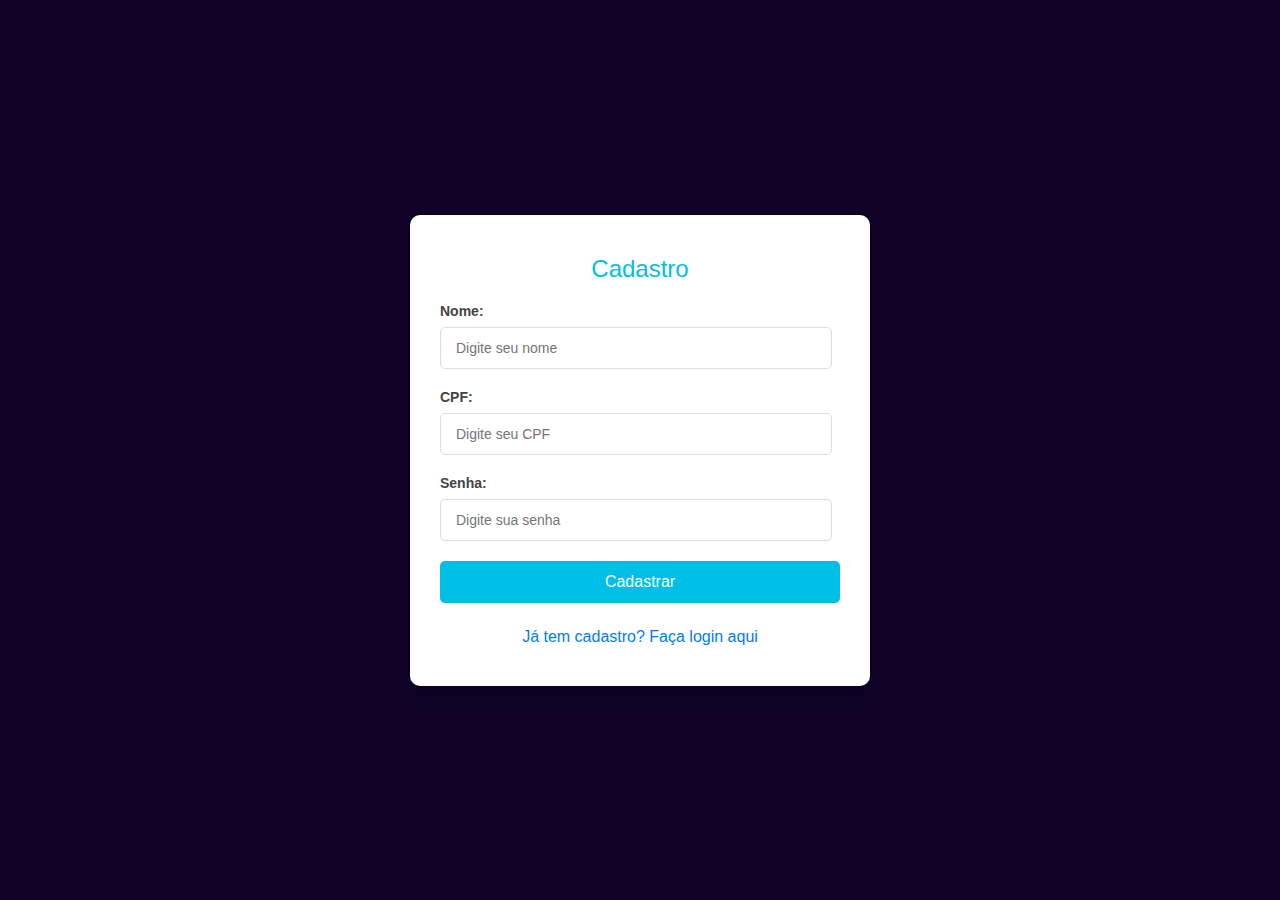
<file: index.html>
<!DOCTYPE html>
<html lang="pt-BR">
<head>
    <meta charset="UTF-8">
    <meta name="viewport" content="width=device-width, initial-scale=1.0">
    <title>Cadastro</title>
    <link rel="stylesheet" href="css/style.css">
    <style>
        .feedback {
            margin-top: 10px;
            font-size: 0.9rem;
        }
        .feedback.success {
            color: #28a745;
        }
        .feedback.error {
            color: #dc3545;
        }
        .redirect-button {
            display: inline-block;
            margin-top: 15px;
            font-size: 1rem;
            text-decoration: none;
            color: #007BFF;
            cursor: pointer;
        }
        .redirect-button:hover {
            text-decoration: underline;
            color: #0056b3; /* Um tom mais escuro ao passar o mouse */
        }
    </style>
</head>
<body class="loginArea">
    <div class="login-container">
        <h1 class="titleForm">Cadastro</h1>
        <form id="cadastroForm">
            <div class="form-group">
                <label for="nome">Nome:</label>
                <input class="inputForm" type="text" id="nome" name="nome" placeholder="Digite seu nome">
                <span class="error-message" id="nomeError"></span>
            </div>
            <div class="form-group">
                <label for="cpf">CPF:</label>
                <input class="inputForm" type="text" id="cpf" name="cpf" placeholder="Digite seu CPF">
                <span class="error-message" id="cpfError"></span>
            </div>
            <div class="form-group">
                <label for="senha">Senha:</label>
                <input class="inputForm" type="password" id="senha" name="senha" placeholder="Digite sua senha">
                <span class="error-message" id="senhaError"></span>
            </div>
            <button class="submitForm" type="button" id="cadastrar">Cadastrar</button>
        </form>
        <div id="feedbackMessage" class="feedback"></div>
        <a href="login.html" class="redirect-button">Já tem cadastro? Faça login aqui</a>
    </div>
    <script>
        function validarCPF(cpf) {
            cpf = cpf.replace(/[^\d]+/g, ''); // Remove caracteres não numéricos
            if (cpf.length !== 11 || /^(\d)\1+$/.test(cpf)) return false;
            let soma = 0, resto;

            for (let i = 1; i <= 9; i++) soma += parseInt(cpf[i - 1]) * (11 - i);
            resto = (soma * 10) % 11;
            if (resto === 10 || resto === 11) resto = 0;
            if (resto !== parseInt(cpf[9])) return false;

            soma = 0;
            for (let i = 1; i <= 10; i++) soma += parseInt(cpf[i - 1]) * (12 - i);
            resto = (soma * 10) % 11;
            if (resto === 10 || resto === 11) resto = 0;
            return resto === parseInt(cpf[10]);
        }

        document.getElementById('cadastrar').addEventListener('click', function () {
            const nome = document.getElementById('nome').value.trim();
            const cpf = document.getElementById('cpf').value.trim();
            const senha = document.getElementById('senha').value.trim();
            const feedbackMessage = document.getElementById('feedbackMessage');

            // Limpa mensagens anteriores
            feedbackMessage.textContent = '';
            feedbackMessage.className = 'feedback';

            // Validação
            if (!nome) {
                feedbackMessage.textContent = 'O nome é obrigatório.';
                feedbackMessage.classList.add('error');
                return;
            }
            if (!cpf) {
                feedbackMessage.textContent = 'O CPF é obrigatório.';
                feedbackMessage.classList.add('error');
                return;
            }
            if (!validarCPF(cpf)) {
                feedbackMessage.textContent = 'CPF inválido. Por favor, insira um CPF válido.';
                feedbackMessage.classList.add('error');
                return;
            }
            if (!senha) {
                feedbackMessage.textContent = 'A senha é obrigatória.';
                feedbackMessage.classList.add('error');
                return;
            }

            // Salvar dados no localStorage
            localStorage.setItem('nome', nome);
            localStorage.setItem('cpf', cpf);
            localStorage.setItem('senha', senha);

            // Feedback de sucesso e redirecionamento
            feedbackMessage.textContent = 'Cadastro realizado com sucesso! Redirecionando para a tela de login...';
            feedbackMessage.classList.add('success');

            setTimeout(() => {
                window.location.href = "login.html";
            }, 1500); // Redireciona após 1.5 segundos
        });
    </script>
</body>
</html>
</file>
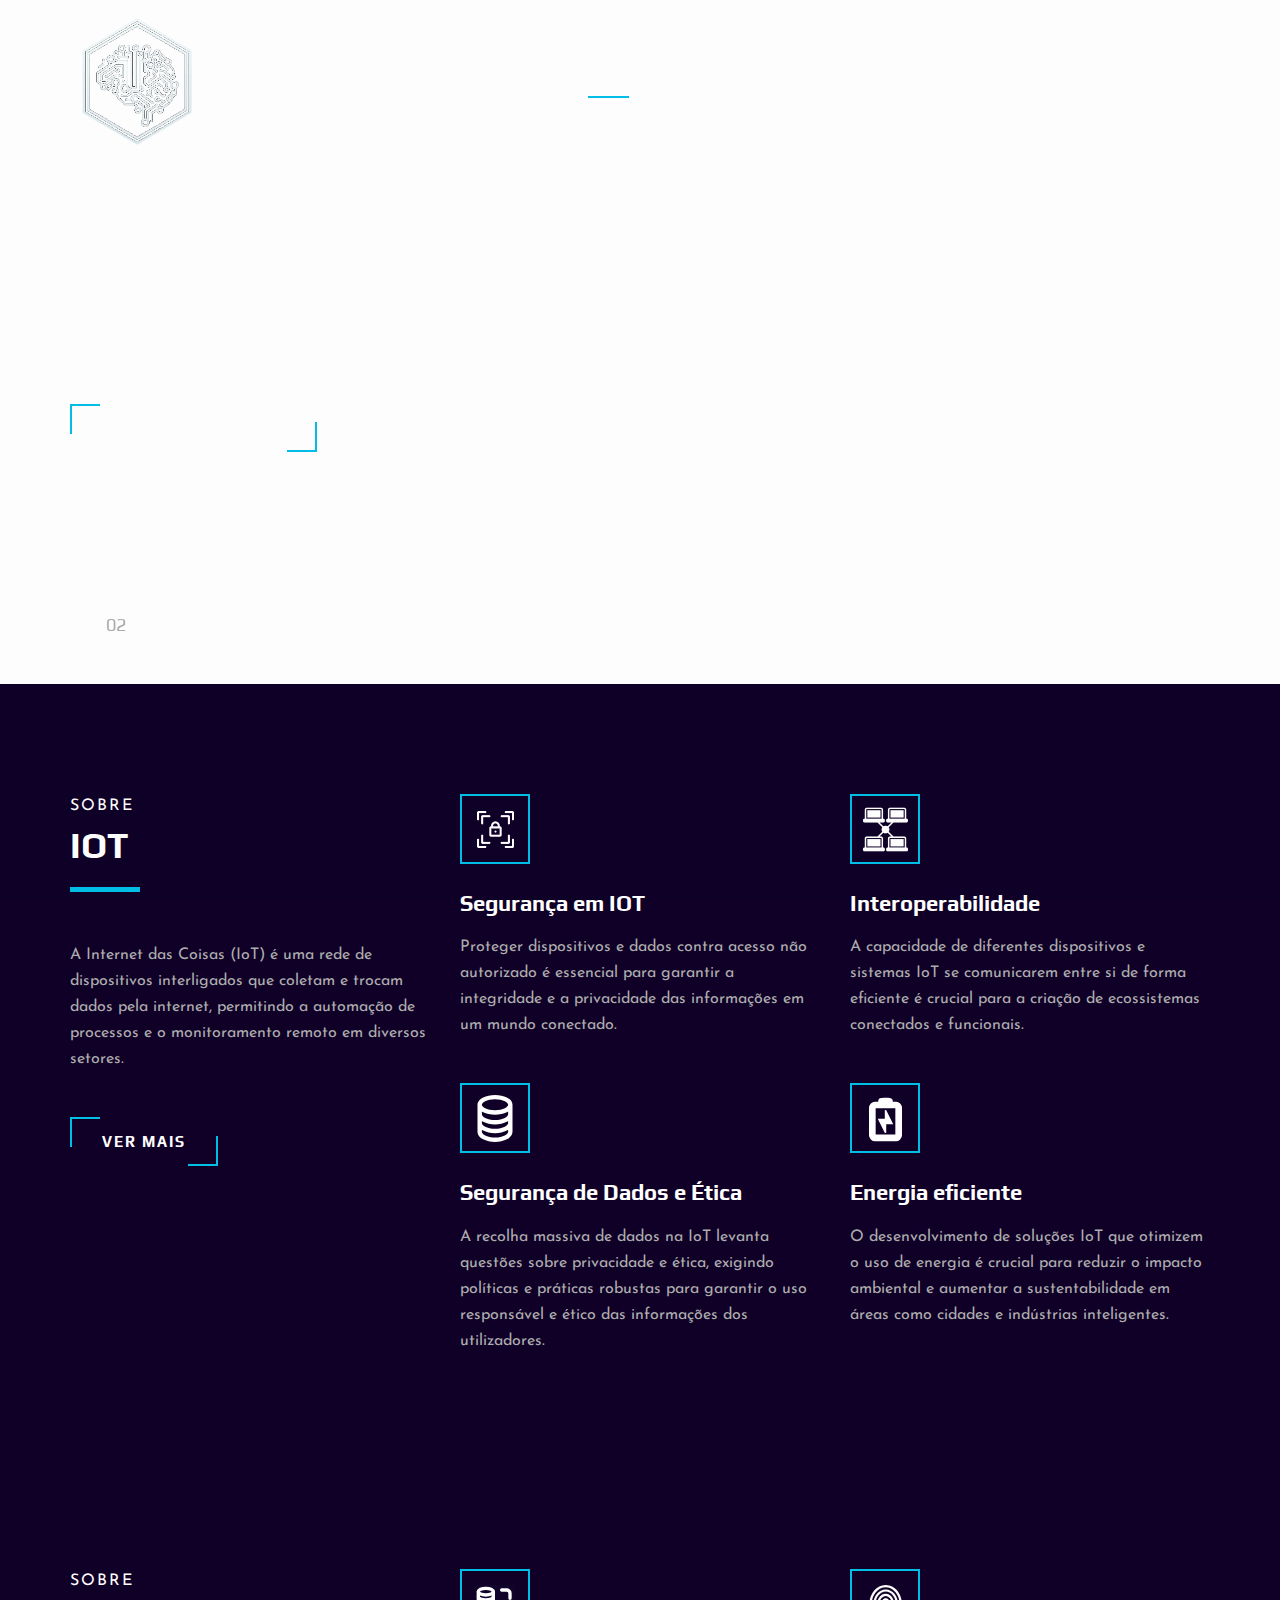
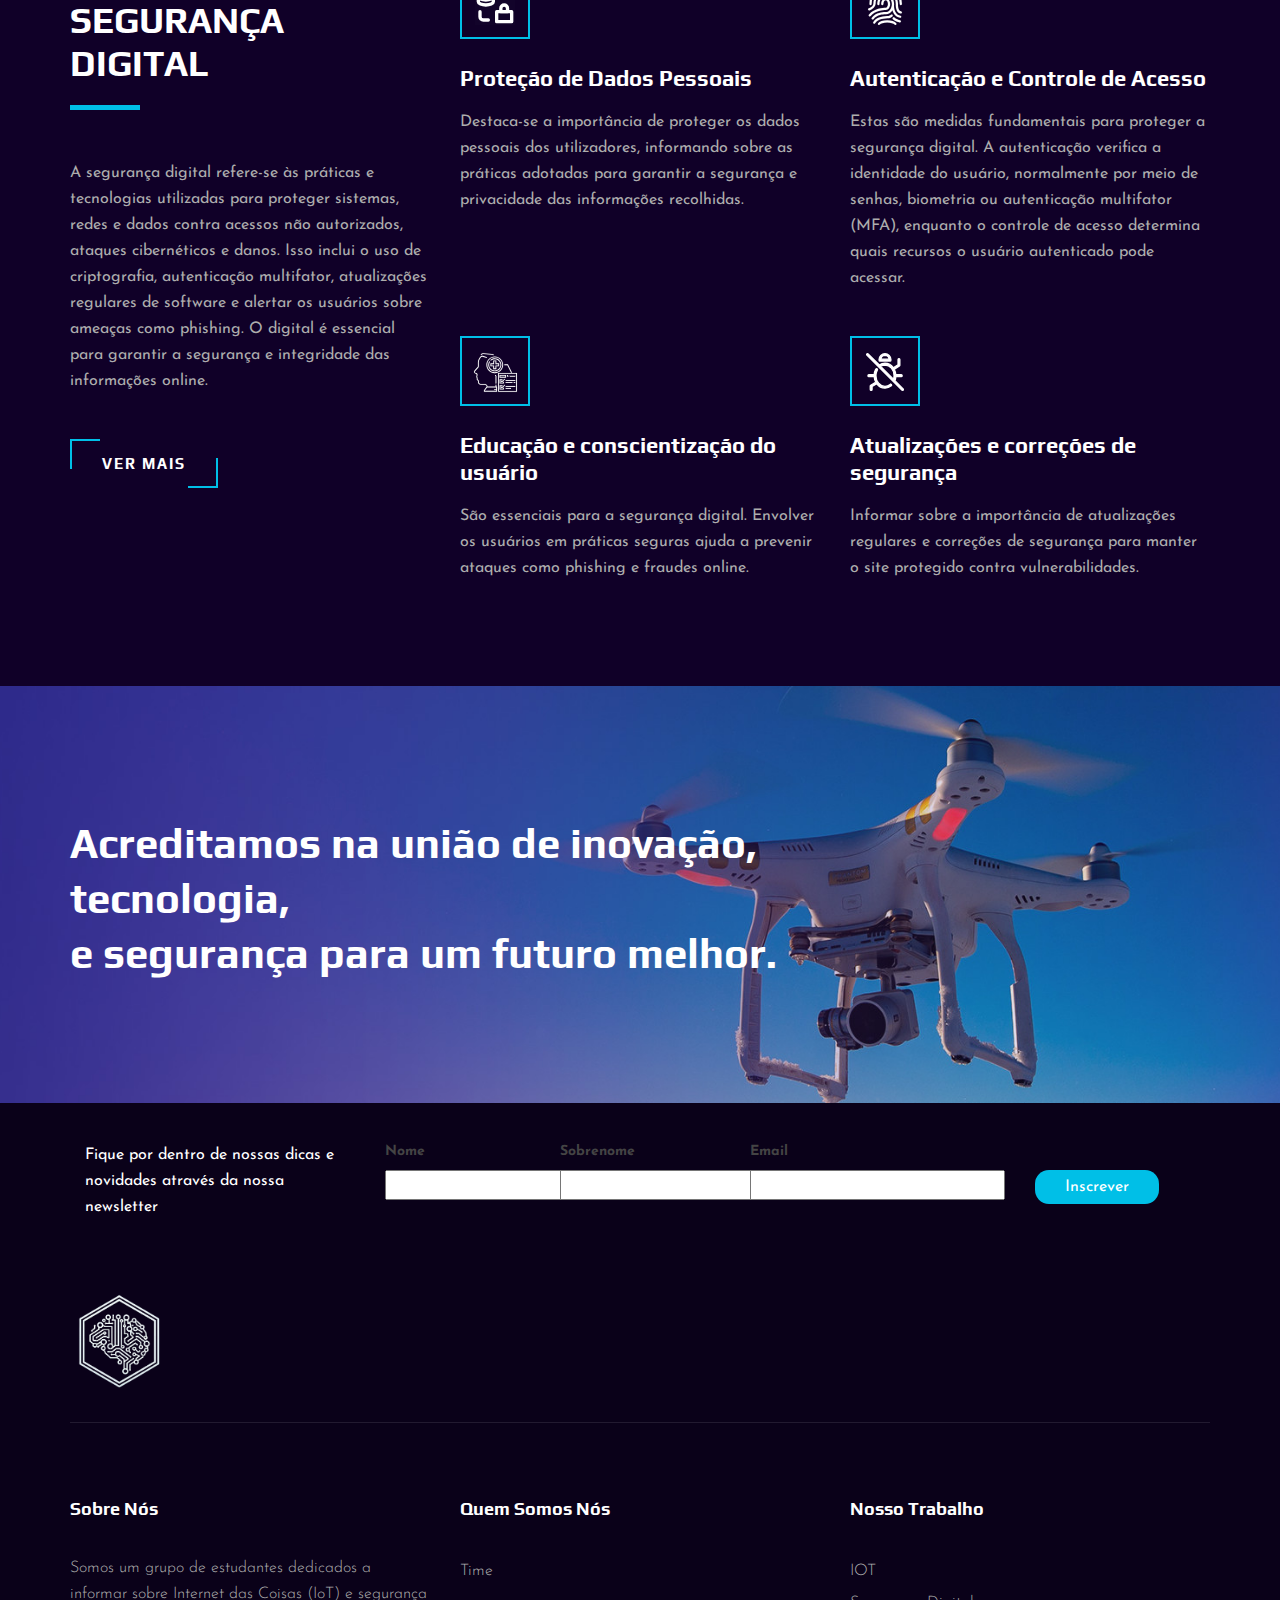
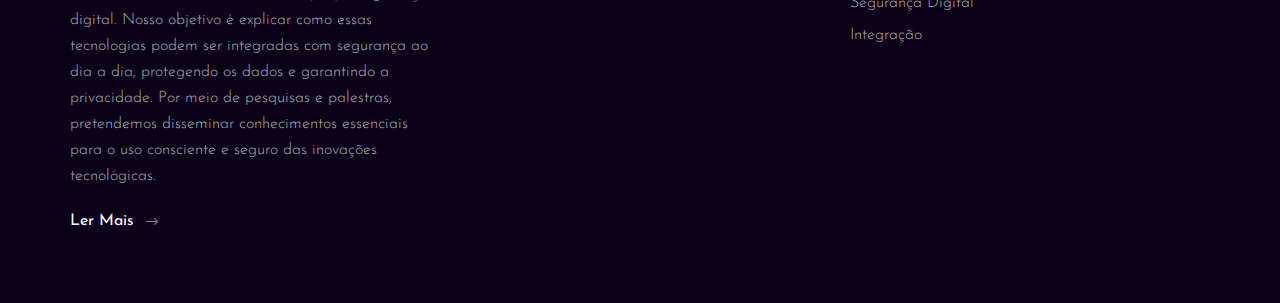
<file: home.html>
<!DOCTYPE html>
<html lang="pt-BR">

<head>
    <meta charset="UTF-8">
    <meta name="description" content="Videograph Template">
    <meta name="keywords" content="Videograph, unica, creative, html">
    <meta name="viewport" content="width=device-width, initial-scale=1.0">
    <meta http-equiv="X-UA-Compatible" content="ie=edge">
    <title>Segurança Digital</title>

    <!-- Google Font -->
    <link href="https://fonts.googleapis.com/css2?family=Play:wght@400;700&display=swap" rel="stylesheet">
    <link href="https://fonts.googleapis.com/css2?family=Josefin+Sans:wght@300;400;500;600;700&display=swap"
        rel="stylesheet">

    <!-- Css Styles -->
    <link rel="stylesheet" href="css/bootstrap.min.css" type="text/css">
    <link rel="stylesheet" href="css/font-awesome.min.css" type="text/css">
    <link rel="stylesheet" href="css/elegant-icons.css" type="text/css">
    <link rel="stylesheet" href="css/owl.carousel.min.css" type="text/css">
    <link rel="stylesheet" href="css/magnific-popup.css" type="text/css">
    <link rel="stylesheet" href="css/slicknav.min.css" type="text/css">
    <link rel="stylesheet" href="css/style.css" type="text/css">
</head>

<body>
    <!-- Page Preloder -->
    <div id="preloder">
        <div class="loader"></div>
    </div>

    <!-- Header Section Begin -->
    <header class="header">
        <div class="container">
            <div class="row" style="align-items: center;">
                <div class="col-lg-2">
                    <div class="header__logo">
                        <a href="./home.html"><img src="img/logo.png" alt="" width="80%"></a>
                    </div>
                </div>
                <div class="col-lg-10">
                    <div class="header__nav__option">
                        <nav class="header__nav__menu mobile-menu">
                            <ul>
                                <li class="active"><a href="./home.html">Inicio</a></li>
                                <li><a href="./sobre-nos.html">Sobre Nós</a></li>
                                <li><a href="./iot.html">IOT</a></li>
                                <li><a href="./seguranca.html">Segurança Digital</a></li>
                                <li><a href="./integracao.html">Integração</a></li>

                               
                            </ul>
                        </nav>
                       
                    </div>
                </div>
            </div>
            <div id="mobile-menu-wrap"></div>
        </div>
    </header>
    <!-- Header End -->

    <!-- Hero Section Begin -->
    <section class="hero">
        <div class="hero__slider owl-carousel">
            <div class="hero__item set-bg" data-setbg="https://iinfosec.com/hubfs/Iinfosec_April2024/images/hero-banner-background-28.jpg">
                <div class="container">
                    <div class="row">
                        <div class="col-lg-6">
                            <div class="hero__text">
                             
                                <span> Aprenda tudo sobre a Internet das Coisas
                                </span>
                                <h2>Introdução a IOT</h2>
                                <a href="./iot.html" class="primary-btn">Ver mais sobre IOT </a>
                            </div>
                        </div>
                    </div>
                </div>
            </div>
            <div class="hero__item set-bg" data-setbg="https://iinfosec.com/hubfs/Iinfosec_April2024/images/hero-banner-background-28.jpg">
                <div class="container">
                    <div class="row">
                        <div class="col-lg-6">
                            <div class="hero__text">
                                
                                <span>Aprenda tudo sobre Segurança Digital</span>
                                <h2>A segurança digital no mundo</h2>
                                <a href="./seguranca.html" class="primary-btn">Ver Mais</a>
                            </div>
                        </div>
                    </div>
                </div>
            </div>
            <!-- <div class="hero__item set-bg" data-setbg="https://iinfosec.com/hubfs/Iinfosec_April2024/images/hero-banner-background-28.jpg">
                <div class="container">
                    <div class="row">
                        <div class="col-lg-6">
                            <div class="hero__text">
                                <span>For website and video editing</span>
                                <h2>Videographer’s Portfolio</h2>
                                <a href="#" class="primary-btn">See more about us</a>
                            </div>
                        </div>
                    </div>
                </div>
            </div> -->
        </div>
    </section>
    <!-- Hero Section End -->

    <!-- Services Section Begin -->
    <section class="services spad">
        <div class="container">
            <div class="row">
                <div class="col-lg-4">
                    <div class="services__title">
                        <div class="section-title">
                            <span>Sobre</span>
                            <h2>IOT</h2>
                        </div>
                        <p>A Internet das Coisas (IoT) é uma rede de dispositivos interligados que coletam e trocam dados pela internet, permitindo a automação de processos e o monitoramento remoto em diversos setores.</p>
                        <a href="./iot.html" class="primary-btn">Ver mais</a>
                    </div>
                </div>
                <div class="col-lg-8">
                    <div class="row">
                        <div class="col-lg-6 col-md-6 col-sm-6">
                            <div class="services__item">
                                <div class="services__item__icon">
                                    <svg xmlns="http://www.w3.org/2000/svg" version="1.2" viewBox="0 0 256 256" width="256" height="256" style="width: 65px;height: 65px;"><defs><image width="256" height="256" id="img1" href="[data-uri]"></image></defs><use id="Background" href="#img1" x="0" y="0"></use>
                                    </svg>
                                </div>
                                <h4>Segurança em IOT</h4>
                                <p>Proteger dispositivos e dados contra acesso não autorizado é essencial para garantir a integridade e a privacidade das informações em um mundo conectado.</p>
                            </div>
                        </div>
                        <div class="col-lg-6 col-md-6 col-sm-6">
                            <div class="services__item">
                                <div class="services__item__icon">
                                    <svg xmlns="http://www.w3.org/2000/svg" xmlns:xlink="http://www.w3.org/1999/xlink" version="1.1" id="Layer_1" viewBox="0 0 482.754 482.754" xml:space="preserve" fill="#ffff" stroke="#ffff" style="width: 45px;height: 45px;"><g id="SVGRepo_bgCarrier" stroke-width="0"></g><g id="SVGRepo_tracerCarrier" stroke-linecap="round" stroke-linejoin="round"></g><g id="SVGRepo_iconCarrier"> <g> <g> <g> <path style="fill:#100028fffffffffffffffffffffffff;" d="M219.263,468.047H14.972c-4.127,0-7.472-3.345-7.472-7.472v-10.708 c0-4.126,3.345-7.472,7.472-7.472h204.292c4.126,0,7.472,3.345,7.472,7.472v10.708 C226.735,464.702,223.39,468.047,219.263,468.047z"></path> <path style="opacity:0.2;" d="M131.54,455.521h-28.845c-7.249,0-13.126-5.877-13.126-13.126l0,0h55.097l0,0 C144.666,449.645,138.79,455.521,131.54,455.521z"></path> <path style="fill:#100028;" d="M195.124,324.056H39.111c-6.758,0-12.236,5.478-12.236,12.236v106.104H207.36V336.292 C207.36,329.534,201.882,324.056,195.124,324.056z"></path> <rect x="46.887" y="344.069" style="fill:#100028FFFFFF;" width="140.46" height="78.314"></rect> <rect x="26.875" y="434.747" style="opacity:0.15;" width="180.485" height="7.648"></rect> <circle style="fill:#100028fffff;" cx="117.117" cy="383.226" r="9.103"></circle> <circle style="fill:#100028ffffffffffffffffffff;" cx="80.466" cy="383.226" r="9.103"></circle> <circle style="fill:#100028ffffffffff;" cx="153.769" cy="374.148" r="9.103"></circle> </g> <g> <path style="fill:#100028fffffffffffffffffffffffff;" d="M219.263,158.697H14.972c-4.127,0-7.472-3.345-7.472-7.472v-10.708 c0-4.126,3.345-7.472,7.472-7.472h204.292c4.126,0,7.472,3.345,7.472,7.472v10.708 C226.735,155.352,223.39,158.697,219.263,158.697z"></path> <path style="opacity:0.2;" d="M131.54,146.172h-28.845c-7.249,0-13.126-5.877-13.126-13.126l0,0h55.097l0,0 C144.666,140.295,138.79,146.172,131.54,146.172z"></path> <path style="fill:#100028;" d="M195.124,14.706H39.111c-6.758,0-12.236,5.478-12.236,12.236v106.103H207.36V26.942 C207.36,20.185,201.882,14.706,195.124,14.706z"></path> <rect x="46.887" y="34.719" style="fill:#100028FFFFFF;" width="140.46" height="78.314"></rect> <rect x="26.875" y="125.397" style="opacity:0.15;" width="180.485" height="7.648"></rect> <circle style="fill:#100028fffff;" cx="117.117" cy="73.876" r="9.103"></circle> <circle style="fill:#100028ffffffffffffffffffff;" cx="80.466" cy="73.876" r="9.103"></circle> <circle style="fill:#100028ffffffffff;" cx="153.769" cy="64.798" r="9.103"></circle> </g> <g> <path style="fill:#100028fffffffffffffffffffffffff;" d="M467.781,468.047H263.49c-4.127,0-7.472-3.345-7.472-7.472v-10.708 c0-4.126,3.345-7.472,7.472-7.472h204.292c4.126,0,7.472,3.345,7.472,7.472v10.708 C475.253,464.702,471.908,468.047,467.781,468.047z"></path> <path style="opacity:0.2;" d="M380.058,455.521h-28.845c-7.249,0-13.126-5.877-13.126-13.126l0,0h55.097l0,0 C393.184,449.645,387.308,455.521,380.058,455.521z"></path> <path style="fill:#100028;" d="M443.642,324.056H287.629c-6.758,0-12.236,5.478-12.236,12.236v106.104h180.485V336.292 C455.878,329.534,450.4,324.056,443.642,324.056z"></path> <rect x="295.405" y="344.069" style="fill:#100028FFFFFF;" width="140.46" height="78.314"></rect> <rect x="275.393" y="434.747" style="opacity:0.15;" width="180.485" height="7.648"></rect> <circle style="fill:#100028fffff;" cx="365.635" cy="383.226" r="9.103"></circle> <circle style="fill:#100028ffffffffffffffffffff;" cx="328.984" cy="383.226" r="9.103"></circle> <circle style="fill:#100028ffffffffff;" cx="402.287" cy="374.148" r="9.103"></circle> </g> <g> <path style="fill:#100028fffffffffffffffffffffffff;" d="M467.781,158.697H263.49c-4.127,0-7.472-3.345-7.472-7.472v-10.708 c0-4.126,3.345-7.472,7.472-7.472h204.292c4.126,0,7.472,3.345,7.472,7.472v10.708 C475.253,155.352,471.908,158.697,467.781,158.697z"></path> <path style="opacity:0.2;" d="M380.058,146.172h-28.845c-7.249,0-13.126-5.877-13.126-13.126l0,0h55.097l0,0 C393.184,140.295,387.308,146.172,380.058,146.172z"></path> <path style="fill:#100028;" d="M443.642,14.706H287.629c-6.758,0-12.236,5.478-12.236,12.236v106.103h180.485V26.942 C455.878,20.185,450.4,14.706,443.642,14.706z"></path> <rect x="295.405" y="34.719" style="fill:#100028FFFFFF;" width="140.46" height="78.314"></rect> <rect x="275.393" y="125.397" style="opacity:0.15;" width="180.485" height="7.648"></rect> <circle style="fill:#100028fffff;" cx="365.635" cy="73.876" r="9.103"></circle> <circle style="fill:#100028ffffffffffffffffffff;" cx="328.984" cy="73.876" r="9.103"></circle> <circle style="fill:#100028ffffffffff;" cx="402.287" cy="64.798" r="9.103"></circle> </g> </g> <circle style="fill:#100028fffffffffffffff;" cx="241.376" cy="241.37" r="34.016"></circle> <path style="opacity:0.08;" d="M245.53,268.436c-18.787,0-34.016-15.23-34.016-34.016c0-4.926,1.055-9.602,2.939-13.829 c-4.443,5.748-7.093,12.952-7.093,20.779c0,18.787,15.23,34.016,34.017,34.016c13.861,0,25.777-8.295,31.077-20.188 C266.233,263.248,256.49,268.436,245.53,268.436z"></path> <path d="M467.782,166.198c8.256,0,14.972-6.716,14.972-14.972v-10.708c0-8.255-6.716-14.972-14.972-14.972h-4.403V26.942 c0-10.882-8.854-19.736-19.736-19.736H287.629c-10.882,0-19.735,8.854-19.735,19.736v98.604h-4.403 c-8.256,0-14.972,6.716-14.972,14.972v10.708c0,8.255,6.716,14.972,14.972,14.972h42.453l-41.012,41.011 c-6.698-4.632-14.812-7.355-23.554-7.355c-8.742,0-16.857,2.723-23.555,7.355l-41.012-41.012h42.453 c8.255,0,14.972-6.716,14.972-14.972v-10.708c0-8.255-6.716-14.972-14.972-14.972h-4.403V26.942 c0-10.882-8.854-19.736-19.736-19.736H39.111c-10.882,0-19.736,8.854-19.736,19.736v98.604h-4.403 C6.716,125.546,0,132.262,0,140.517v10.708c0,8.255,6.716,14.972,14.972,14.972h140.626l51.618,51.618 c-4.633,6.698-7.355,14.813-7.355,23.555c0,8.742,2.723,16.857,7.355,23.555l-51.631,51.631H39.111 c-10.882,0-19.736,8.854-19.736,19.736v98.604h-4.403C6.716,434.895,0,441.612,0,449.867v10.708 c0,8.255,6.716,14.972,14.972,14.972h204.292c8.255,0,14.972-6.716,14.972-14.972v-10.708c0-8.255-6.716-14.972-14.972-14.972 h-4.403v-98.604c0-10.882-8.854-19.736-19.736-19.736h-18.327l41.024-41.024c6.698,4.632,14.813,7.355,23.555,7.355 c8.742,0,16.856-2.722,23.554-7.355l41.024,41.024h-18.327c-10.882,0-19.735,8.854-19.735,19.736v98.604h-4.403 c-8.256,0-14.972,6.716-14.972,14.972v10.708c0,8.255,6.716,14.972,14.972,14.972h204.292c8.256,0,14.972-6.716,14.972-14.972 v-10.708c0-8.255-6.716-14.972-14.972-14.972h-4.403v-98.604c0-10.882-8.854-19.736-19.736-19.736H327.169l-51.631-51.631 c4.633-6.698,7.355-14.813,7.355-23.555c0-8.742-2.723-16.857-7.355-23.555l51.619-51.618H467.782z M34.375,26.942 c0-2.611,2.125-4.736,4.736-4.736h156.013c2.611,0,4.736,2.125,4.736,4.736v98.604H34.375V26.942z M15,151.226l-0.028-10.68 l204.263-0.028l0.035,10.68L15,151.226z M219.235,449.867l0.035,10.68L15,460.575l-0.028-10.68L219.235,449.867z M195.124,331.556 c2.611,0,4.736,2.125,4.736,4.736v98.604H34.375v-98.604c0-2.611,2.125-4.736,4.736-4.736H195.124z M467.754,449.867l0.034,10.68 l-204.27,0.028l-0.028-10.68L467.754,449.867z M443.642,331.556c2.611,0,4.736,2.125,4.736,4.736v98.604H282.893v-98.604 c0-2.611,2.124-4.736,4.735-4.736H443.642z M241.377,267.887c-14.621,0-26.517-11.895-26.517-26.516 c0-14.621,11.896-26.517,26.517-26.517c14.621,0,26.517,11.896,26.517,26.517C267.893,255.991,255.998,267.887,241.377,267.887z M282.893,26.942c0-2.611,2.124-4.736,4.735-4.736h156.014c2.611,0,4.736,2.125,4.736,4.736v98.604H282.893V26.942z M263.518,151.226l-0.028-10.68l204.264-0.028l0.034,10.68L263.518,151.226z"></path> </g> </g></svg>
                                </div>
                                <h4>Interoperabilidade</h4>
                                <p>A capacidade de diferentes dispositivos e sistemas IoT se comunicarem entre si de forma eficiente é crucial para a criação de ecossistemas conectados e funcionais.</p>
                            </div>
                        </div>
                        <div class="col-lg-6 col-md-6 col-sm-6">
                            <div class="services__item">
                                <div class="services__item__icon">
                                    <svg viewBox="0 0 24 24" fill="none" xmlns="http://www.w3.org/2000/svg"><g id="SVGRepo_bgCarrier" stroke-width="0"></g><g id="SVGRepo_tracerCarrier" stroke-linecap="round" stroke-linejoin="round"></g><g id="SVGRepo_iconCarrier"> <path fill-rule="evenodd" clip-rule="evenodd" d="M8.6231 5.93966C7.75276 6.37483 7.5 6.83725 7.5 7.125C7.5 7.41275 7.75276 7.87517 8.6231 8.31034C9.44857 8.72307 10.6414 9 12 9C13.3586 9 14.5514 8.72307 15.3769 8.31034C16.2472 7.87517 16.5 7.41275 16.5 7.125C16.5 6.83725 16.2472 6.37483 15.3769 5.93966C14.5514 5.52693 13.3586 5.25 12 5.25C10.6414 5.25 9.44857 5.52693 8.6231 5.93966ZM16.5 9.39844C16.3535 9.4904 16.2018 9.57494 16.0477 9.65198C14.9731 10.1893 13.5409 10.5 12 10.5C10.4591 10.5 9.02693 10.1893 7.95228 9.65198C7.79821 9.57494 7.64654 9.4904 7.5 9.39844V10.375C7.5 10.7155 7.77767 11.2057 8.63569 11.6552C9.45819 12.086 10.6464 12.375 12 12.375C13.3536 12.375 14.5418 12.086 15.3643 11.6552C16.2223 11.2057 16.5 10.7155 16.5 10.375V9.39844ZM18 7.125V10.375C18 10.417 17.9989 10.4587 17.9966 10.5H18V13.375C18 13.417 17.9989 13.4587 17.9966 13.5H18V16.375C18 17.5532 17.1024 18.4381 16.0603 18.9839C14.9827 19.5484 13.5459 19.875 12 19.875C10.4541 19.875 9.01731 19.5484 7.93968 18.9839C6.89758 18.4381 6 17.5532 6 16.375V13.5H6.00339C6.00114 13.4587 6 13.417 6 13.375V10.5H6.00339C6.00114 10.4587 6 10.417 6 10.375V7.125C6 5.96301 6.92249 5.11292 7.95228 4.59802C9.02693 4.0607 10.4591 3.75 12 3.75C13.5409 3.75 14.9731 4.0607 16.0477 4.59802C17.0775 5.11292 18 5.96301 18 7.125ZM7.5 15.7267V16.375C7.5 16.7155 7.77767 17.2057 8.63569 17.6552C9.45819 18.086 10.6464 18.375 12 18.375C13.3536 18.375 14.5418 18.086 15.3643 17.6552C16.2223 17.2057 16.5 16.7155 16.5 16.375V15.7267C16.358 15.8194 16.2106 15.9052 16.0603 15.9839C14.9827 16.5484 13.5459 16.875 12 16.875C10.4541 16.875 9.01731 16.5484 7.93968 15.9839C7.78936 15.9052 7.64205 15.8194 7.5 15.7267ZM16.0603 12.9839C16.2106 12.9052 16.358 12.8194 16.5 12.7267V13.375C16.5 13.7155 16.2223 14.2057 15.3643 14.6552C14.5418 15.086 13.3536 15.375 12 15.375C10.6464 15.375 9.45819 15.086 8.63569 14.6552C7.77767 14.2057 7.5 13.7155 7.5 13.375V12.7267C7.64205 12.8194 7.78936 12.9052 7.93968 12.9839C9.01731 13.5484 10.4541 13.875 12 13.875C13.5459 13.875 14.9827 13.5484 16.0603 12.9839Z" fill="#ffffff"></path> </g></svg>
                                </div>
                                <h4>Segurança de Dados e Ética</h4>
                                <p>A recolha massiva de dados na IoT levanta questões sobre privacidade e ética, exigindo políticas e práticas robustas para garantir o uso responsável e ético das informações dos utilizadores.</p>
                            </div>
                        </div>
                        <div class="col-lg-6 col-md-6 col-sm-6">
                            <div class="services__item">
                                <div class="services__item__icon">
                                    <svg fill="#ffff" viewBox="0 0 32 32" version="1.1" xmlns="http://www.w3.org/2000/svg" stroke="#ffff" style="width: 45px;height: 45px;"><g id="SVGRepo_bgCarrier" stroke-width="0"></g><g id="SVGRepo_tracerCarrier" stroke-linecap="round" stroke-linejoin="round"></g><g id="SVGRepo_iconCarrier"> <title>battery-white</title> <path d="M14.125 1c-1.558 0-2.813 0.836-2.813 1.875v0.937h-2.813c-1.847 0-3.75 1.904-3.75 3.75v19.688c0 1.847 1.904 3.75 3.75 3.75h15c1.847 0 3.75-1.904 3.75-3.75v-19.688c0-1.847-1.904-3.75-3.75-3.75h-2.813v-0.937c0-1.038-1.254-1.875-2.813-1.875h-3.75zM8.5 7.563h15v19.688h-15v-19.688zM16 9.437v6.562h-4.688l4.688 9.375v-6.562h4.688l-4.688-9.375z"></path> </g></svg>
                                </div>
                                <h4>Energia eficiente</h4>
                                <p>O desenvolvimento de soluções IoT que otimizem o uso de energia é crucial para reduzir o impacto ambiental e aumentar a sustentabilidade em áreas como cidades e indústrias inteligentes.</p>
                            </div>
                        </div>
                    </div>
                </div>
            </div>
        </div>
    </section>
    <!-- Services Section End -->
    <section class="services spad">
        <div class="container">
            <div class="row">
                <div class="col-lg-4">
                    <div class="services__title">
                        <div class="section-title">
                            <span>Sobre</span>
                            <h2>Segurança Digital</h2>
                        </div>
                        <p>A segurança digital refere-se às práticas e tecnologias utilizadas para proteger sistemas, redes e dados contra acessos não autorizados, ataques cibernéticos e danos. Isso inclui o uso de criptografia, autenticação multifator, atualizações regulares de software e alertar os usuários sobre ameaças como phishing. O digital é essencial para garantir a segurança e integridade das informações online.</p>
                        <a href="./seguranca.html" class="primary-btn">Ver mais</a>
                    </div>
                </div>
                <div class="col-lg-8">
                    <div class="row">
                        <div class="col-lg-6 col-md-6 col-sm-6">
                            <div class="services__item">
                                <div class="services__item__icon">
                                    <svg viewBox="0 0 48 48"  height="40px" width="40px" fill="none" xmlns="http://www.w3.org/2000/svg"><g id="SVGRepo_bgCarrier" stroke-width="0"></g><g id="SVGRepo_tracerCarrier" stroke-linecap="round" stroke-linejoin="round"></g><g id="SVGRepo_iconCarrier"> <rect width="48" height="48" fill="white" fill-opacity="0.01"></rect> <path d="M39 28C39 28.9564 39 32 39 32H31C31 32 31 30.2091 31 28C31 25.7909 32.7909 24 35 24C37.2091 24 39 25.7909 39 28Z" fill="#10002" stroke="#ffffff" stroke-width="4" stroke-linecap="round" stroke-linejoin="round"></path> <path d="M26 32H44V44H26V32Z" fill="#10002" stroke="#ffffff" stroke-width="4" stroke-linecap="round" stroke-linejoin="round"></path> <path d="M32 6H38C40.2091 6 42 7.79086 42 10V16" stroke="#ffffff" stroke-width="4" stroke-linecap="round" stroke-linejoin="round"></path> <path d="M16 42H10C7.79086 42 6 40.2091 6 38V32" stroke="#ffffff" stroke-width="4" stroke-linecap="round" stroke-linejoin="round"></path> <path d="M22 8V20C22 22.2091 17.9706 24 13 24C8.02944 24 4 22.2091 4 20V8" stroke="#ffffff" stroke-width="4" stroke-linecap="round" stroke-linejoin="round"></path> <path d="M22 14C22 16.2091 17.9706 18 13 18C8.02944 18 4 16.2091 4 14" stroke="#ffffff" stroke-width="4" stroke-linecap="round" stroke-linejoin="round"></path> <path d="M22 8C22 10.2091 17.9706 12 13 12C8.02944 12 4 10.2091 4 8C4 5.79086 8.02944 4 13 4C17.9706 4 22 5.79086 22 8Z" fill="#10002" stroke="#ffffff" stroke-width="4" stroke-linecap="round" stroke-linejoin="round"></path> </g></svg>
                                                                </div>
                                <h4>Proteção de Dados Pessoais</h4>
                                <p >Destaca-se a importância de proteger os dados pessoais dos utilizadores, informando sobre as práticas adotadas para garantir a segurança e privacidade das informações recolhidas.</p>
                            </div>
                        </div>
                        <div class="col-lg-6 col-md-6 col-sm-6">
                            <div class="services__item">
                                <div class="services__item__icon">
                                    <svg fill="#ffff" height="40px" width="40px" version="1.1" id="Layer_1" xmlns="http://www.w3.org/2000/svg" xmlns:xlink="http://www.w3.org/1999/xlink" viewBox="0 0 508.01 508.01" xml:space="preserve" stroke="#ffff"><g id="SVGRepo_bgCarrier" stroke-width="0"></g><g id="SVGRepo_tracerCarrier" stroke-linecap="round" stroke-linejoin="round"></g><g id="SVGRepo_iconCarrier"> <g> <g> <path d="M262.759,0c-113.8,0-206.4,108.5-206.4,241.8c0,7.8,6.4,14.1,14.2,14.1c7.8,0,14.1-6.3,14.1-14.1 c0-117.8,79.9-213.6,178.1-213.6s178.1,95.8,178.1,213.6c0,7.8,6.3,14.1,14.1,14.1c7.8,0,14.1-6.3,14.1-14.1 C469.159,108.5,376.56,0,262.759,0z"></path> </g> </g> <g> <g> <path d="M449.56,389.3c-49-8.9-80-56.1-81.4-126.6c0.8-6.8,1.4-13.7,1.4-20.9c0-72-47.9-130.7-106.8-130.7 s-106.8,58.7-106.8,130.7c0,7.8,6.3,14.1,14.1,14.1c7.8,0,14.1-6.3,14.1-14.1c0-56.5,35.3-102.4,78.6-102.4 c43.3,0,78.6,46,78.6,102.4c0,56.2-34.1,102-76.2,102.4c-10.2-0.7-114.5-6-178.9,71.3c-5,6-4.2,14.9,1.8,19.9 c6.2,5,14.9,4.1,19.9-1.8c56.8-68.2,154.6-61.3,155.6-61.2c0.4,0,0.8,0,1.2,0c34.4,0,64.3-19.6,83.3-50.5 c12.8,45.4,42.4,85.2,96.4,95.1c6.3,1.2,14.5-2.4,16.4-11.3C462.26,398,457.159,390.7,449.56,389.3z"></path> </g> </g> <g> <g> <path d="M456.459,334.3c-40.9-4.1-37.1-90.8-37.1-91.6v-0.8c0-102.7-70.3-186.2-156.6-186.2c-86.2,0-156.3,83.2-156.6,185.6 c-0.4,3.5-5.7,36.8-57.9,55c-7.4,2.6-11.2,10.6-8.7,18c2.6,7.4,10.6,11.2,18,8.7c42.7-14.8,72.6-44.8,76.8-81 c0-87.1,57.6-158,128.4-158c70.7,0,128.2,70.7,128.4,157.6c-0.5,8.9-4.4,114.2,62.5,120.9c7,0.8,14.4-4.1,15.5-12.6 C469.859,342,464.159,335,456.459,334.3z"></path> </g> </g> <g> <g> <path d="M262.759,166.7c-31.5,0-57.1,33.7-57.1,75.1c0,7.8,6.3,14.1,14.1,14.1s14.1-6.3,14.1-14.1c0-26.8,15.2-46.8,28.8-46.8 c13.6,0,28.8,20,28.8,46.8c0,26.7-13.7,45.9-26.1,46.8c-12.8-0.3-151.3-1.4-216.4,89.9c-4.5,6.3-3,15.2,3.3,19.7 c5.3,3.9,14.3,3.9,19.7-3.3c59-82.7,191.8-78.2,193-78.1c30.3-0.8,54.9-31.5,54.9-75C319.859,200.4,294.259,166.7,262.759,166.7z"></path> </g> </g> <g> <g> <path d="M349.859,379.2c-5.1-5.9-14-6.5-19.9-1.4c-7.9,6.8-22.6,15.4-48,17.4c-80.7,6.3-141.6,21.3-176.5,74 c-4.3,6.5-2.5,15.3,4,19.6c5,3.5,14.2,3.7,19.6-4c28.6-43.2,82.7-55.8,155.1-61.4c33-2.6,53.2-14.7,64.3-24.3 C354.359,394,354.959,385.1,349.859,379.2z"></path> </g> </g> <g> <g> <path d="M444.859,447.2c-38.3-5.7-71.5-33.1-72-33.5c-6-5-14.9-4.2-19.9,1.7c-5,6-4.2,14.9,1.7,19.9c1.6,1.3,39.6,32.9,86,39.8 c7.7,1,14.5-3.7,16-11.9C457.859,455.6,452.56,448.4,444.859,447.2z"></path> </g> </g> <g> <g> <path d="M396.96,485.6c-17.1-23.4-62.4-38.5-115.3-38.5c-53,0-98.2,15.1-115.3,38.5c-4.6,6.3-3.2,15.1,3.1,19.7 c6.3,4.6,15.1,3.2,19.7-3.1c9.7-13.4,44.7-26.9,92.5-26.9s82.7,13.5,92.5,26.9c3.9,5.3,12.1,8.3,19.7,3.1 C400.159,500.7,401.56,491.9,396.96,485.6z"></path> </g> </g> </g></svg>                                
                            </div>
                                <h4>Autenticação e Controle de Acesso</h4>
                                <p>Estas são medidas fundamentais para proteger a segurança digital. A autenticação verifica a identidade do usuário, normalmente por meio de senhas, biometria ou autenticação multifator (MFA), enquanto o controle de acesso determina quais recursos o usuário autenticado pode acessar.</p>
                            </div>
                        </div>
                        <div class="col-lg-6 col-md-6 col-sm-6">
                            <div class="services__item">
                                <div class="services__item__icon">
                                    <svg fill="#ffff" height="45px" width="45px" viewBox="0 0 512 512" enable-background="new 0 0 512 512" id="Mental_x5F_health" version="1.1" xml:space="preserve" xmlns="http://www.w3.org/2000/svg" xmlns:xlink="http://www.w3.org/1999/xlink" stroke="#ffff"><g id="SVGRepo_bgCarrier" stroke-width="0"></g><g id="SVGRepo_tracerCarrier" stroke-linecap="round" stroke-linejoin="round"></g><g id="SVGRepo_iconCarrier"> <g> <path d="M434.896,260.955l8.576-4.285l-46.567-93.208h-39.638v10h33.456l43.711,87.494h-149.29v215.334h215.333V260.955H434.896z M490.478,466.289H295.145V270.955h195.333V466.289z"></path> <path d="M230.007,119.063v31.673h-31.673v35.451h31.673v31.673h35.451v-31.673h31.672v-35.451h-31.672v-31.673H230.007z M287.13,160.736v15.451h-31.671v31.673h-15.451v-31.673h-31.673v-15.451h31.673v-31.673h15.451v31.673H287.13z"></path> <path d="M266.298,394.381h-10v21.482h-90.301c-1.922-16.578-16.027-29.572-33.096-29.682l-45.369-0.301 c-5.743-0.051-11.1-2.357-15.084-6.496c-3.941-4.096-6.042-9.465-5.927-15.141l0.608-5.375c0.799-7.4-2.202-14.586-8.028-19.221 l-4.549-3.619c-2.653-2.111-3.664-5.672-2.516-8.861c1.79-4.973,1.299-10.449-1.346-15.025l-2.251-3.893 c-1.179-2.041-1.38-4.5-0.55-6.75c3.208-8.695,6.046-20.939,1.353-29.885c-2.429-4.629-6.655-7.83-12.223-9.258 c-4.316-1.105-7.933-2.666-10.757-4.645c-2.624-1.833-4.278-4.624-4.659-7.857c-0.39-3.313,0.657-6.642,2.873-9.134l37.54-42.25 l0.108-0.126c3.9-4.694,4.055-13.666,4.004-16.393v-42.672c0-14.464,4.369-28.395,12.634-40.284l12.11-17.4 c3.464-4.978,9.689-7.14,15.495-5.371c15.275,4.633,25.852,7.849,41.462,12.595l8.434,2.564l2.909-9.568l-8.435-2.563 c-15.613-4.747-26.191-7.964-41.465-12.597c-9.966-3.028-20.66,0.68-26.608,9.229L70.552,93.288 c-9.437,13.576-14.424,29.48-14.424,45.994l0.001,42.813c0.063,3.575-0.633,8.49-1.663,9.817l-37.465,42.166 c-4.111,4.622-6.054,10.799-5.331,16.945c0.708,6.021,3.939,11.447,8.858,14.882c3.808,2.668,8.521,4.732,14.007,6.139 c2.868,0.736,4.727,2.074,5.851,4.217c2.296,4.377,1.611,12.314-1.88,21.777c-1.862,5.049-1.397,10.596,1.276,15.217l2.25,3.893 c1.168,2.02,1.385,4.438,0.594,6.633c-2.601,7.227-0.311,15.293,5.699,20.072l4.549,3.621c3.129,2.488,4.741,6.346,4.314,10.295 l-0.63,5.57l-0.03,0.414c-0.247,8.457,2.847,16.471,8.714,22.564c5.863,6.092,13.748,9.488,22.211,9.563l45.381,0.301 c11.602,0.074,21.253,8.629,23.078,19.738l-31.615,40.902v18.041H273.63v-59h-7.332V394.381z M263.63,445.455h-22.999v10h22.999 v9.408H134.298v-4.627l26.567-34.373H263.63V445.455z"></path> <path d="M119.203,45.712l93.658,9.176c7.187,0.703,14.102,2.646,20.552,5.772l4.362-8.998c-7.518-3.645-15.572-5.908-23.939-6.728 l-93.91-9.2l-0.487-0.023c-12.857,0-24.792,5.8-32.741,15.909l7.861,6.182C100.551,50.18,109.522,45.783,119.203,45.712z"></path> <rect height="87.992" width="10" x="256.298" y="293.852"></rect> <path d="M152.29,168.461c0,52.628,42.816,95.443,95.443,95.443s95.442-42.815,95.442-95.443c0-52.627-42.814-95.442-95.442-95.442 S152.29,115.834,152.29,168.461z M247.733,83.019c47.113,0,85.442,38.329,85.442,85.442s-38.329,85.443-85.442,85.443 c-47.114,0-85.443-38.33-85.443-85.443S200.619,83.019,247.733,83.019z"></path> <path d="M247.733,243.006c41.103,0,74.543-33.44,74.543-74.545c0-41.104-33.44-74.544-74.543-74.544 c-18.766,0-36.697,6.997-50.491,19.702l6.775,7.355c11.942-11,27.467-17.058,43.716-17.058c35.589,0,64.543,28.954,64.543,64.544 s-28.954,64.545-64.543,64.545c-35.59,0-64.544-28.955-64.544-64.545c0-12.729,3.7-25.041,10.699-35.604l-8.336-5.523 c-8.088,12.205-12.363,26.427-12.363,41.127C173.188,209.566,206.629,243.006,247.733,243.006z"></path> <path d="M376.268,283.709h-74.687v30.896h74.687V283.709z M366.268,304.605h-54.687v-10.896h54.687V304.605z"></path> <rect height="10" width="61.343" x="371.268" y="432.332"></rect> <rect height="10" width="110.159" x="371.268" y="409.607"></rect> <rect height="10" width="110.159" x="371.268" y="341.729"></rect> <rect height="10" width="18.736" x="462.69" y="364.453"></rect> <rect height="10" width="78.329" x="371.268" y="364.453"></rect> <rect height="10" width="63.659" x="417.768" y="294.158"></rect> <rect height="10" width="16.162" x="387.605" y="294.158"></rect> <polygon points="335.759,343.697 335.759,333.697 302.426,333.697 302.426,382.484 351.212,382.484 351.212,360.865 341.212,360.865 341.212,372.484 312.426,372.484 312.426,343.697 "></polygon> <polygon points="328.888,355.654 321.169,347.936 314.099,355.006 328.888,369.797 365.312,333.373 358.239,326.303 "></polygon> <polygon points="341.212,440.363 312.426,440.363 312.426,411.576 335.759,411.576 335.759,401.576 302.426,401.576 302.426,450.363 351.212,450.363 351.212,428.744 341.212,428.744 "></polygon> <polygon points="328.888,423.533 321.169,415.814 314.099,422.885 328.888,437.676 365.312,401.252 358.239,394.182 "></polygon> </g> </g></svg>                                </div>
                                <h4>Educação e conscientização do usuário</h4>
                                <p>São essenciais para a segurança digital. Envolver os usuários em práticas seguras ajuda a prevenir ataques como phishing e fraudes online.</p>
                            </div>
                        </div>
                        <div class="col-lg-6 col-md-6 col-sm-6">
                            <div class="services__item">
                                <div class="services__item__icon">
                                    <svg fill="#ffffff" height="40px" width="40px" viewBox="0 0 32 32" version="1.1" xmlns="http://www.w3.org/2000/svg" stroke="#ffffff"><g id="SVGRepo_bgCarrier" stroke-width="0"></g><g id="SVGRepo_tracerCarrier" stroke-linecap="round" stroke-linejoin="round"></g><g id="SVGRepo_iconCarrier"> <title>bug-slash</title> <path d="M20.088 25.92c-1.1 0.917-2.526 1.477-4.083 1.486h-0.002c-3.985 0-7.228-3.805-7.228-8.482-0-0.014-0-0.031-0-0.048 0-1.654 0.421-3.21 1.161-4.567l-0.025 0.050c0.055-0.102 0.087-0.222 0.087-0.35 0-0.414-0.336-0.75-0.75-0.75-0.279 0-0.522 0.152-0.651 0.378l-0.002 0.004c-0.715 1.313-1.175 2.859-1.272 4.503l-0.001 0.030h-4.241c-0.414 0-0.75 0.336-0.75 0.75s0.336 0.75 0.75 0.75v0h4.262c0.101 1.666 0.561 3.204 1.303 4.566l-0.028-0.057-4.071 2.402c-0.222 0.133-0.369 0.373-0.369 0.646v0 2.77c0 0.414 0.336 0.75 0.75 0.75s0.75-0.336 0.75-0.75v0-2.342l3.766-2.221c1.485 2.065 3.859 3.409 6.55 3.469l0.009 0c1.916-0.009 3.671-0.694 5.040-1.829l-0.013 0.011c0.171-0.139 0.279-0.349 0.279-0.584 0-0.414-0.336-0.75-0.75-0.75-0.179 0-0.343 0.063-0.472 0.167l0.001-0.001zM12 7.25h8c0.414-0 0.75-0.336 0.75-0.75v0c0.011-0.121 0.017-0.261 0.017-0.403 0-2.633-2.134-4.767-4.767-4.767s-4.767 2.134-4.767 4.767c0 0.142 0.006 0.282 0.018 0.421l-0.001-0.018c0 0.414 0.336 0.75 0.75 0.75v0zM16 2.75c1.691 0.018 3.071 1.328 3.199 2.989l0.001 0.011h-6.397c0.127-1.672 1.507-2.983 3.197-3h0.002zM30.531 29.469l-6.545-6.545c0.379-0.956 0.631-2.063 0.706-3.218l0.002-0.032h4.313c0.414 0 0.75-0.336 0.75-0.75s-0.336-0.75-0.75-0.75v0h-4.342c-0.1-1.616-0.538-3.11-1.242-4.44l0.029 0.059 4.104-2.54c0.215-0.134 0.355-0.37 0.355-0.638v-4.615c0-0.414-0.336-0.75-0.75-0.75s-0.75 0.336-0.75 0.75v0 4.197l-3.763 2.329c-1.482-2.129-3.894-3.522-6.634-3.587l-0.010-0c-1.7 0.015-3.268 0.567-4.547 1.494l0.023-0.016-8.949-8.948c-0.135-0.131-0.32-0.212-0.523-0.212-0.414 0-0.75 0.336-0.75 0.75 0 0.203 0.081 0.388 0.213 0.523l27.999 28.001c0.136 0.136 0.324 0.22 0.531 0.22 0.415 0 0.751-0.336 0.751-0.751 0-0.207-0.084-0.395-0.22-0.531v0zM16.003 10.439c3.985 0 7.228 3.806 7.228 8.484-0.014 1.002-0.179 1.96-0.472 2.86l0.019-0.068-10.225-10.224c0.972-0.65 2.164-1.041 3.447-1.052l0.003-0z"></path> </g></svg>                                </div>
                                <h4>Atualizações e correções de segurança</h4>
                                <p>Informar sobre a importância de atualizações regulares e correções de segurança para manter o site protegido contra vulnerabilidades.</p>
                            </div>
                        </div>
                    </div>
                </div>
            </div>
        </div>
    </section>

    <!-- Call To Action Section Begin -->
    <section class="callto spad set-bg" data-setbg="img/callto-bg.jpg">
        <div class="container">
            <div class="row">
                <div class="col-lg-8">
                    <div class="callto__text">
                        <h2>Acreditamos na união de inovação, tecnologia, <br>e segurança para um futuro melhor.</h2>
                        
                    </div>
                </div>
            </div>
        </div>
    </section>
    <!-- Call To Action Section End -->

    <!-- Footer Section Begin -->
    <div class="formNews" >
        <div class="container">
            <form class="registrationForm" >
                <div class="col-md-3">
                    <p >Fique por dentro de nossas dicas e novidades através da nossa newsletter</p>
    
                </div>
              <div class="form-group col-md-4">
               <div class="inputName" >
                   <div class="col-md-6">
                       <label for="Nome" >Nome</label>
                       <input type="text" class="nomeForm">
                   </div>
                   <div class="col-md-6">
                       <label for="Sobrenome" >Sobrenome</label>
                       <input type="text" class="sobrenomeForm">
                   </div>

               </div>
              </div>
              <div class="form-group col-md-3">
               <div>
                   <div class="formEmail">
                       <label for="Email" >Email</label>
                       <input type="email" class="emailForm">
                   </div>
               </div>
              </div>
              <div class="form-group col-md-2">
                  <button class="btnForm" type="button " onclick="validarForm()" >Inscrever</button>
              </div>
            </form>
          </div>

    </div>
    
    <footer class="footer">
        <div class="container">
            <div class="footer__top">
                <div class="row" style="align-items: center;">
                    <div class="col-lg-6 col-md-6">
                        <div class="footer__top__logo">
                            <a href="#"><img src="img/logo.png" alt="" width="20%"></a>
                        </div>
                    </div>                   
                </div>
            </div>
            <div class="footer__option">
                <div class="row">
                    <div class="col-lg-4 col-md-6 col-sm-6">
                        <div class="footer__option__item">
                            <h5>Sobre Nós</h5>
                            <p>Somos um grupo de estudantes dedicados a informar sobre Internet das Coisas (IoT) e segurança digital. Nosso objetivo é explicar como essas tecnologias podem ser integradas com segurança ao dia a dia, protegendo os dados e garantindo a privacidade. Por meio de pesquisas e palestras, pretendemos disseminar conhecimentos essenciais para o uso consciente e seguro das inovações tecnológicas.</p>
                            <a href="#" class="read__more">Ler Mais <span class="arrow_right"></span></a>
                        </div>
                    </div>
                    <div class="col-lg-4 col-md-3 col-sm-3">
                        <div class="footer__option__item">
                            <h5>Quem Somos Nós</h5>
                            <ul>
                                <li><a href="./sobre-nos.html">Time</a></li>

                            </ul>
                        </div>
                    </div>
                    <div class="col-lg-4 col-md-3 col-sm-3">
                        <div class="footer__option__item">
                            <h5>Nosso Trabalho</h5>
                            <ul>
                                <li><a href="./iot.html">IOT</a></li>
                                <li><a href="./seguranca.html">Segurança Digital</a></li>
                                <li><a href="./integracao.html">Integração</a></li>
                           
                            </ul>
                        </div>
                    </div>
                  
                </div>
            </div>
         
        </div>
    </footer>
    <!-- Footer Section End -->

    <!-- Js Plugins -->
    <script src="js/jquery-3.3.1.min.js"></script>
    <script src="js/bootstrap.min.js"></script>
    <script src="js/jquery.magnific-popup.min.js"></script>
    <script src="js/mixitup.min.js"></script>
    <script src="js/masonry.pkgd.min.js"></script>
    <script src="js/jquery.slicknav.js"></script>
    <script src="js/owl.carousel.min.js"></script>
    <script src="js/main.js"></script>
</body>

</html>
</file>
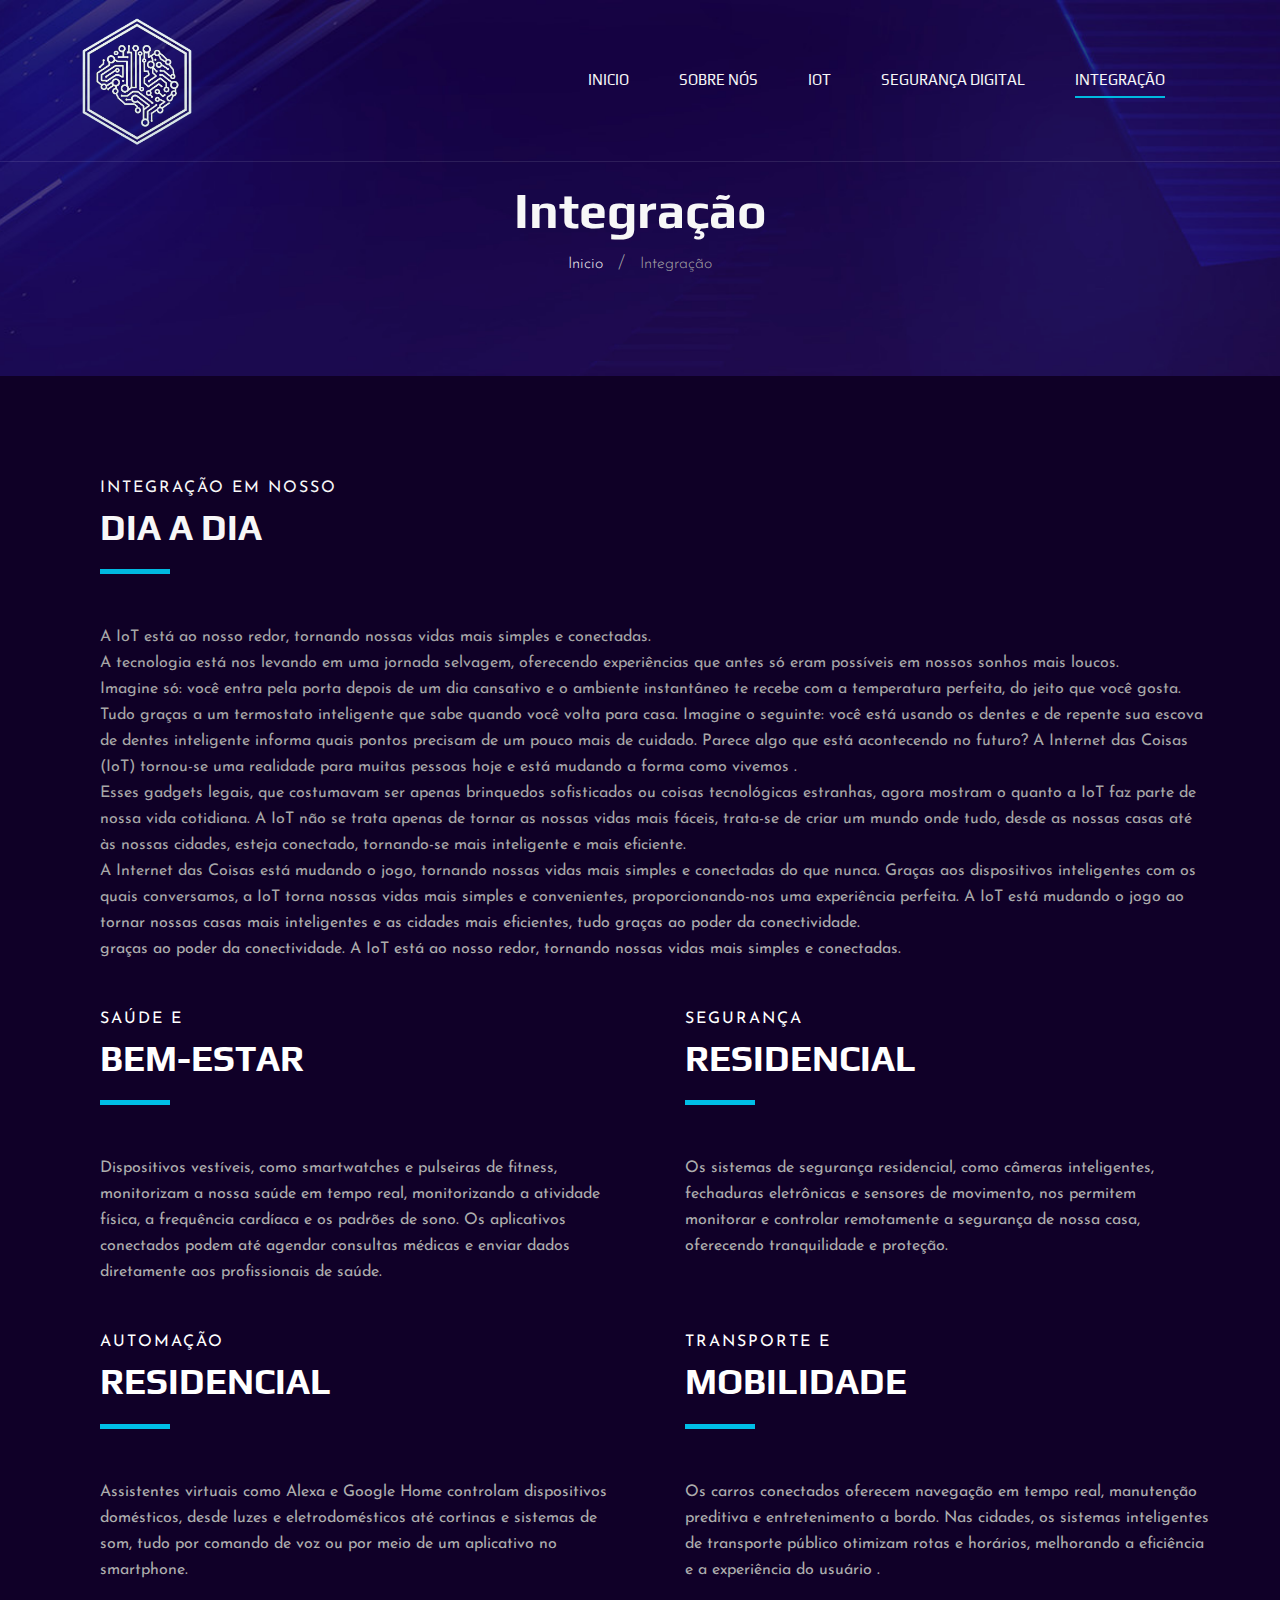
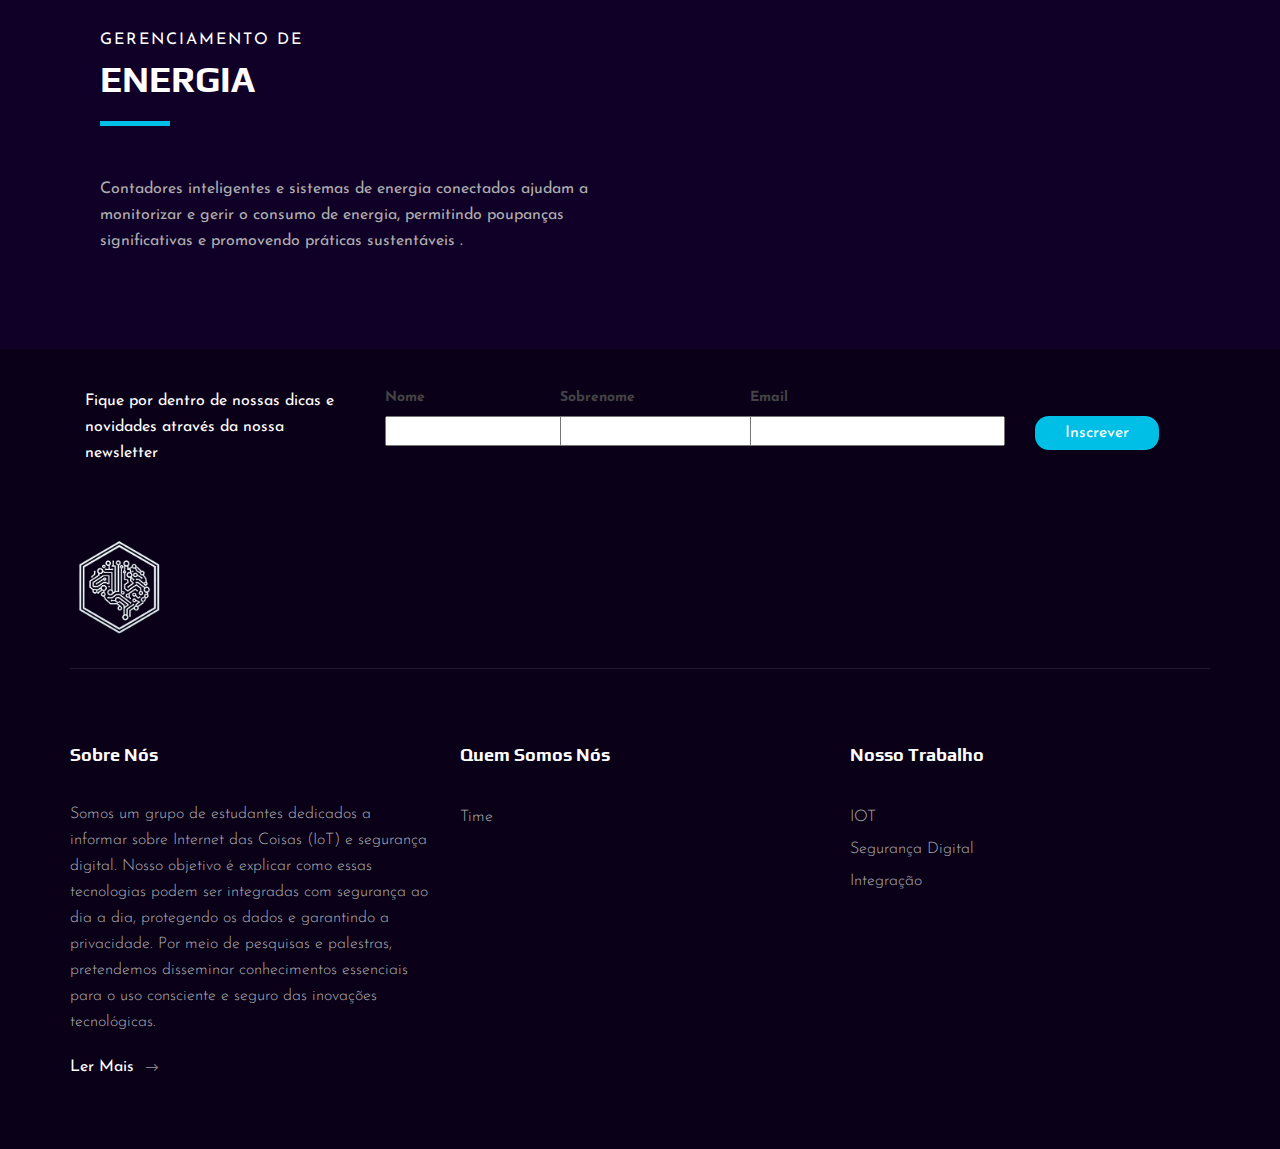
<file: integracao.html>
<!DOCTYPE html>
<html lang="pt-BR">

<head>
    <meta charset="UTF-8">
    <meta name="description" content="Videograph Template">
    <meta name="keywords" content="Videograph, unica, creative, html">
    <meta name="viewport" content="width=device-width, initial-scale=1.0">
    <meta http-equiv="X-UA-Compatible" content="ie=edge">
    <title>Segurança Digital
    </title>

    <!-- Google Font -->
    <link href="https://fonts.googleapis.com/css2?family=Play:wght@400;700&display=swap" rel="stylesheet">
    <link href="https://fonts.googleapis.com/css2?family=Josefin+Sans:wght@300;400;500;600;700&display=swap"
        rel="stylesheet">

    <!-- Css Styles -->
    <link rel="stylesheet" href="css/bootstrap.min.css" type="text/css">
    <link rel="stylesheet" href="css/font-awesome.min.css" type="text/css">
    <link rel="stylesheet" href="css/elegant-icons.css" type="text/css">
    <link rel="stylesheet" href="css/owl.carousel.min.css" type="text/css">
    <link rel="stylesheet" href="css/magnific-popup.css" type="text/css">
    <link rel="stylesheet" href="css/slicknav.min.css" type="text/css">
    <link rel="stylesheet" href="css/style.css" type="text/css">
</head>

<body>
    <!-- Page Preloder -->
    <div id="preloder">
        <div class="loader"></div>
    </div>

    <!-- Header Section Begin -->
    <header class="header">
        <div class="container">
            <div class="row" style="align-items: center;">
                <div class="col-lg-2">
                    <div class="header__logo">
                        <a href="./index.html"><img src="img/logo.png" alt="" width="80%"></a>
                    </div>
                </div>
                <div class="col-lg-10">
                    <div class="header__nav__option">
                        <nav class="header__nav__menu mobile-menu">
                            <ul>
                                <li><a href="./index.html">Inicio</a></li>
                                <li><a href="./sobre-nos.html">Sobre Nós</a></li>
                                <li><a href="./iot.html">IOT</a></li>
                                <li><a href="./seguranca.html">Segurança Digital</a></li>
                                <li  class="active"><a href="./integracao.html">Integração</a></li>
                               
                            </ul>
                        </nav>
                      
                    </div>
                </div>
            </div>
            <div id="mobile-menu-wrap"></div>
        </div>
    </header>
    <!-- Header End -->

    <!-- Breadcrumb Begin -->
    <div class="breadcrumb-option spad set-bg" data-setbg="img/breadcrumb-bg.jpg">
        <div class="container">
            <div class="row">
                <div class="col-lg-12 text-center">
                    <div class="breadcrumb__text">
                        <h2>Integração</h2>
                        <div class="breadcrumb__links">
                            <a href="#">Inicio</a>
                            <span>Integração</span>
                        </div>
                    </div>
                </div>
            </div>
        </div>
    </div>
    <!-- Breadcrumb End -->

    <!-- Services Section Begin -->
    <section class="services-page spad">
        <div class="container">
            <div class="row">
                <div class="col-lg-12 col-md-12 col-sm-12">
                    <div class="about__text">
                        <div class="section-title">
                            <span>
                                Integração em nosso
                            </span>
                            <h2>Dia a Dia</h2>
                        </div>
                        <div class="row">
                            <div class="col-lg-12 col-md-6 col-sm-6">
                                <div class="services__item">
                                    
                                    <p>A IoT está ao nosso redor, tornando nossas vidas mais simples e conectadas.</p>
                                    <p>A tecnologia está nos levando em uma jornada selvagem, oferecendo experiências que antes só eram possíveis em nossos sonhos mais loucos.</p>
                                    <p>Imagine só: você entra pela porta depois de um dia cansativo e o ambiente instantâneo te recebe com a temperatura perfeita, do jeito que você gosta. Tudo graças a um termostato inteligente que sabe quando você volta para casa. Imagine o seguinte: você está usando os dentes e de repente sua escova de dentes inteligente informa quais pontos precisam de um pouco mais de cuidado. Parece algo que está acontecendo no futuro? A Internet das Coisas (IoT) tornou-se uma realidade para muitas pessoas hoje e está mudando a forma como vivemos
                                      .</p>
                                    <p>Esses gadgets legais, que costumavam ser apenas brinquedos sofisticados ou coisas tecnológicas estranhas, agora mostram o quanto a IoT faz parte de nossa vida cotidiana. A IoT não se trata apenas de tornar as nossas vidas mais fáceis, trata-se de criar um mundo onde tudo, desde as nossas casas até às nossas cidades, esteja conectado, tornando-se mais inteligente e mais eficiente.</p>
                                    <p>A Internet das Coisas está mudando o jogo, tornando nossas vidas mais simples e conectadas do que nunca. Graças aos dispositivos inteligentes com os quais conversamos, a IoT torna nossas vidas mais simples e convenientes, proporcionando-nos uma experiência perfeita. A IoT está mudando o jogo ao tornar nossas casas mais inteligentes e as cidades mais eficientes, tudo graças ao poder da conectividade.</p>
                                    <p>graças ao poder da conectividade.
                                        A IoT está ao nosso redor, tornando nossas vidas mais simples e conectadas.
                                        </p>
                                </div>
                            </div>
                            
                        </div>
                       
                    </div>
                </div>
            </div>
            <div class="row">
                <div class="col-lg-6 col-md-6 col-sm-6">
                    <div class="about__text">
                        <div class="section-title">
                            <span>
                                Saúde e
                            </span>
                            <h2>Bem-Estar</h2>
                        </div>
                        <div class="row">
                            <div class="col-lg-12 col-md-6 col-sm-6">
                                <div class="services__item">
                                    
                                    <p>Dispositivos vestíveis, como smartwatches e pulseiras de fitness, monitorizam a nossa saúde em tempo real, monitorizando a atividade física, a frequência cardíaca e os padrões de sono. Os aplicativos conectados podem até agendar consultas médicas e enviar dados diretamente aos profissionais de saúde.</p>
                                  
                                </div>
                            </div>
                            
                        </div>
                       
                    </div>
                </div>
                <div class="col-lg-6 col-md-6 col-sm-6">
                    <div class="about__text">
                        <div class="section-title">
                            <span>
                                Segurança 
                            </span>
                            <h2>Residencial</h2>
                        </div>
                        <div class="row">
                            <div class="col-lg-12 col-md-6 col-sm-6">
                                <div class="services__item">
                                    
                                    <p> Os sistemas de segurança residencial, como câmeras inteligentes, fechaduras eletrônicas e sensores de movimento, nos permitem monitorar e controlar remotamente a segurança de nossa casa, oferecendo tranquilidade e proteção.</p>
                                  
                                </div>
                            </div>
                            
                        </div>
                       
                    </div>
                </div>
                <div class="col-lg-6 col-md-6 col-sm-6">
                    <div class="about__text">
                        <div class="section-title">
                            <span>
                                Automação 
                            </span>
                            <h2>Residencial</h2>
                        </div>
                        <div class="row">
                            <div class="col-lg-12 col-md-6 col-sm-6">
                                <div class="services__item">
                                    
                                    <p>Assistentes virtuais como Alexa e Google Home controlam dispositivos domésticos, desde luzes e eletrodomésticos até cortinas e sistemas de som, tudo por comando de voz ou por meio de um aplicativo no smartphone.
                                        </p>
                                  
                                </div>
                            </div>
                            
                        </div>
                       
                    </div>
                </div>
                <div class="col-lg-6 col-md-6 col-sm-6">
                    <div class="about__text">
                        <div class="section-title">
                            <span>
                                Transporte e
                            </span>
                            <h2>Mobilidade</h2>
                        </div>
                        <div class="row">
                            <div class="col-lg-12 col-md-6 col-sm-6">
                                <div class="services__item">
                                    
                                    <p>Os carros conectados oferecem navegação em tempo real, manutenção preditiva e entretenimento a bordo. Nas cidades, os sistemas inteligentes de transporte público otimizam rotas e horários, melhorando a eficiência e a experiência do usuário
                                        .</p>
                                  
                                </div>
                            </div>
                            
                        </div>
                       
                    </div>
                </div>
                <div class="col-lg-6 col-md-6 col-sm-6">
                    <div class="about__text">
                        <div class="section-title">
                            <span>
                                Gerenciamento de 
                            </span>
                            <h2>Energia</h2>
                        </div>
                        <div class="row">
                            <div class="col-lg-12 col-md-6 col-sm-6">
                                <div class="services__item">
                                    
                                    <p>Contadores inteligentes e sistemas de energia conectados ajudam a monitorizar e gerir o consumo de energia, permitindo poupanças significativas e promovendo práticas sustentáveis
                                        .</p>
                                  
                                </div>
                            </div>
                            
                        </div>
                       
                    </div>
                </div>
            </div>
          
        </div>
    </section>
    <!-- Services Section End -->

    <div class="formNews" >
        <div class="container">
            <form class="registrationForm" >
                <div class="col-md-3">
                    <p >Fique por dentro de nossas dicas e novidades através da nossa newsletter</p>
    
                </div>
              <div class="form-group col-md-4">
               <div class="inputName" >
                   <div class="col-md-6">
                       <label for="Nome" >Nome</label>
                       <input type="text" class="nomeForm">
                   </div>
                   <div class="col-md-6">
                       <label for="Sobrenome" >Sobrenome</label>
                       <input type="text" class="sobrenomeForm">
                   </div>

               </div>
              </div>
              <div class="form-group col-md-3">
               <div>
                   <div class="formEmail">
                       <label for="Email" >Email</label>
                       <input type="email" class="emailForm">
                   </div>
               </div>
              </div>
              <div class="form-group col-md-2">
                  <button class="btnForm" type="button " onclick="validarForm()" >Inscrever</button>
              </div>
            </form>
          </div>

    </div>


    <!-- Footer Section Begin -->
    <footer class="footer">
        <div class="container">
            <div class="footer__top">
                <div class="row" style="align-items: center;">
                    <div class="col-lg-6 col-md-6">
                        <div class="footer__top__logo">
                            <a href="#"><img src="img/logo.png" alt="" width="20%"></a>
                        </div>
                    </div>                   
                </div>
            </div>
            <div class="footer__option">
                <div class="row">
                    <div class="col-lg-4 col-md-6 col-sm-6">
                        <div class="footer__option__item">
                            <h5>Sobre Nós</h5>
                            <p>Somos um grupo de estudantes dedicados a informar sobre Internet das Coisas (IoT) e segurança digital. Nosso objetivo é explicar como essas tecnologias podem ser integradas com segurança ao dia a dia, protegendo os dados e garantindo a privacidade. Por meio de pesquisas e palestras, pretendemos disseminar conhecimentos essenciais para o uso consciente e seguro das inovações tecnológicas.</p>
                            <a href="#" class="read__more">Ler Mais <span class="arrow_right"></span></a>
                        </div>
                    </div>
                    <div class="col-lg-4 col-md-3 col-sm-3">
                        <div class="footer__option__item">
                            <h5>Quem Somos Nós</h5>
                            <ul>
                                <li><a href="./sobre-nos.html">Time</a></li>

                            </ul>
                        </div>
                    </div>
                    <div class="col-lg-4 col-md-3 col-sm-3">
                        <div class="footer__option__item">
                            <h5>Nosso Trabalho</h5>
                            <ul>
                                <li><a href="./iot.html">IOT</a></li>
                                <li><a href="./seguranca.html">Segurança Digital</a></li>
                                <li><a href="./integracao.html">Integração</a></li>
                           
                            </ul>
                        </div>
                    </div>
                  
                </div>
            </div>
         
        </div>
    </footer>
    <!-- Footer Section End -->

    <!-- Js Plugins -->
    <script src="js/jquery-3.3.1.min.js"></script>
    <script src="js/bootstrap.min.js"></script>
    <script src="js/jquery.magnific-popup.min.js"></script>
    <script src="js/mixitup.min.js"></script>
    <script src="js/masonry.pkgd.min.js"></script>
    <script src="js/jquery.slicknav.js"></script>
    <script src="js/owl.carousel.min.js"></script>
    <script src="js/main.js"></script>
</body>

</html>
</file>
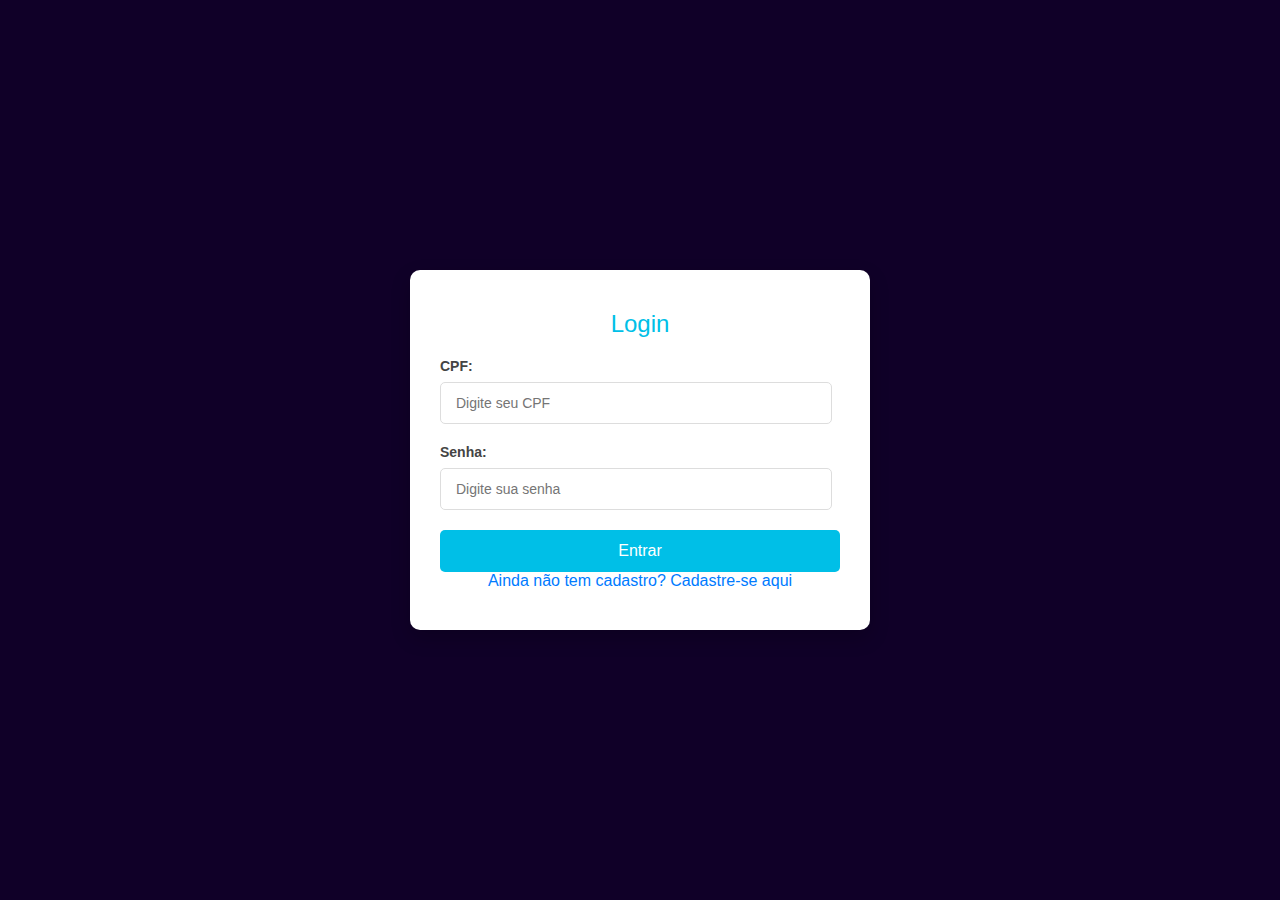
<file: login.html>
<!DOCTYPE html>
<html lang="pt-BR">
<head>
    <meta charset="UTF-8">
    <meta name="viewport" content="width=device-width, initial-scale=1.0">
    <title>Login</title>
    <link rel="stylesheet" href="css/style.css">
    <style>
        .redirect-button {
            margin-top: 15px;
            font-size: 1rem;
            text-decoration: none;
            color: #007BFF;
            cursor: pointer;
        }
        .redirect-button:hover {
            text-decoration: underline;
            color: #0056b3;
        }
    </style>
</head>
<body class="loginArea">
    <div class="login-container">
        <h1 class="titleForm">Login</h1>
        <form id="loginForm">
            <div class="form-group">
                <label for="cpf">CPF:</label>
                <input class="inputForm" type="text" id="cpf" name="cpf" placeholder="Digite seu CPF">
                <span class="error-message" id="cpfError"></span>
            </div>
            <div class="form-group">
                <label for="senha">Senha:</label>
                <input class="inputForm" type="password" id="senha" name="senha" placeholder="Digite sua senha">
                <span class="error-message" id="senhaError"></span>
            </div>
            <button class="submitForm" type="button" id="entrar">Entrar</button>
        </form>
        <div id="feedbackMessage" class="feedback"></div>
        <a href="index.html" class="redirect-button">Ainda não tem cadastro? Cadastre-se aqui</a>
    </div>
    <script>
        document.getElementById('entrar').addEventListener('click', function () {
            const cpf = document.getElementById('cpf').value;
            const senha = document.getElementById('senha').value;
            const feedbackMessage = document.getElementById('feedbackMessage');

            // Limpa mensagens anteriores
            feedbackMessage.textContent = '';
            feedbackMessage.className = 'feedback';

            // Recuperar dados do localStorage
            const savedCpf = localStorage.getItem('cpf');
            const savedSenha = localStorage.getItem('senha');

            if (cpf === savedCpf && senha === savedSenha) {
                feedbackMessage.textContent = 'Login bem-sucedido!';
                feedbackMessage.classList.add('success');

                // Redireciona para a página home após um pequeno atraso
                setTimeout(() => {
                    window.location.href = "home.html";
                }, 1000);
            } else {
                feedbackMessage.textContent = 'CPF ou senha inválidos!';
                feedbackMessage.classList.add('error');
            }
        });
    </script>
</body>
</html>
</file>
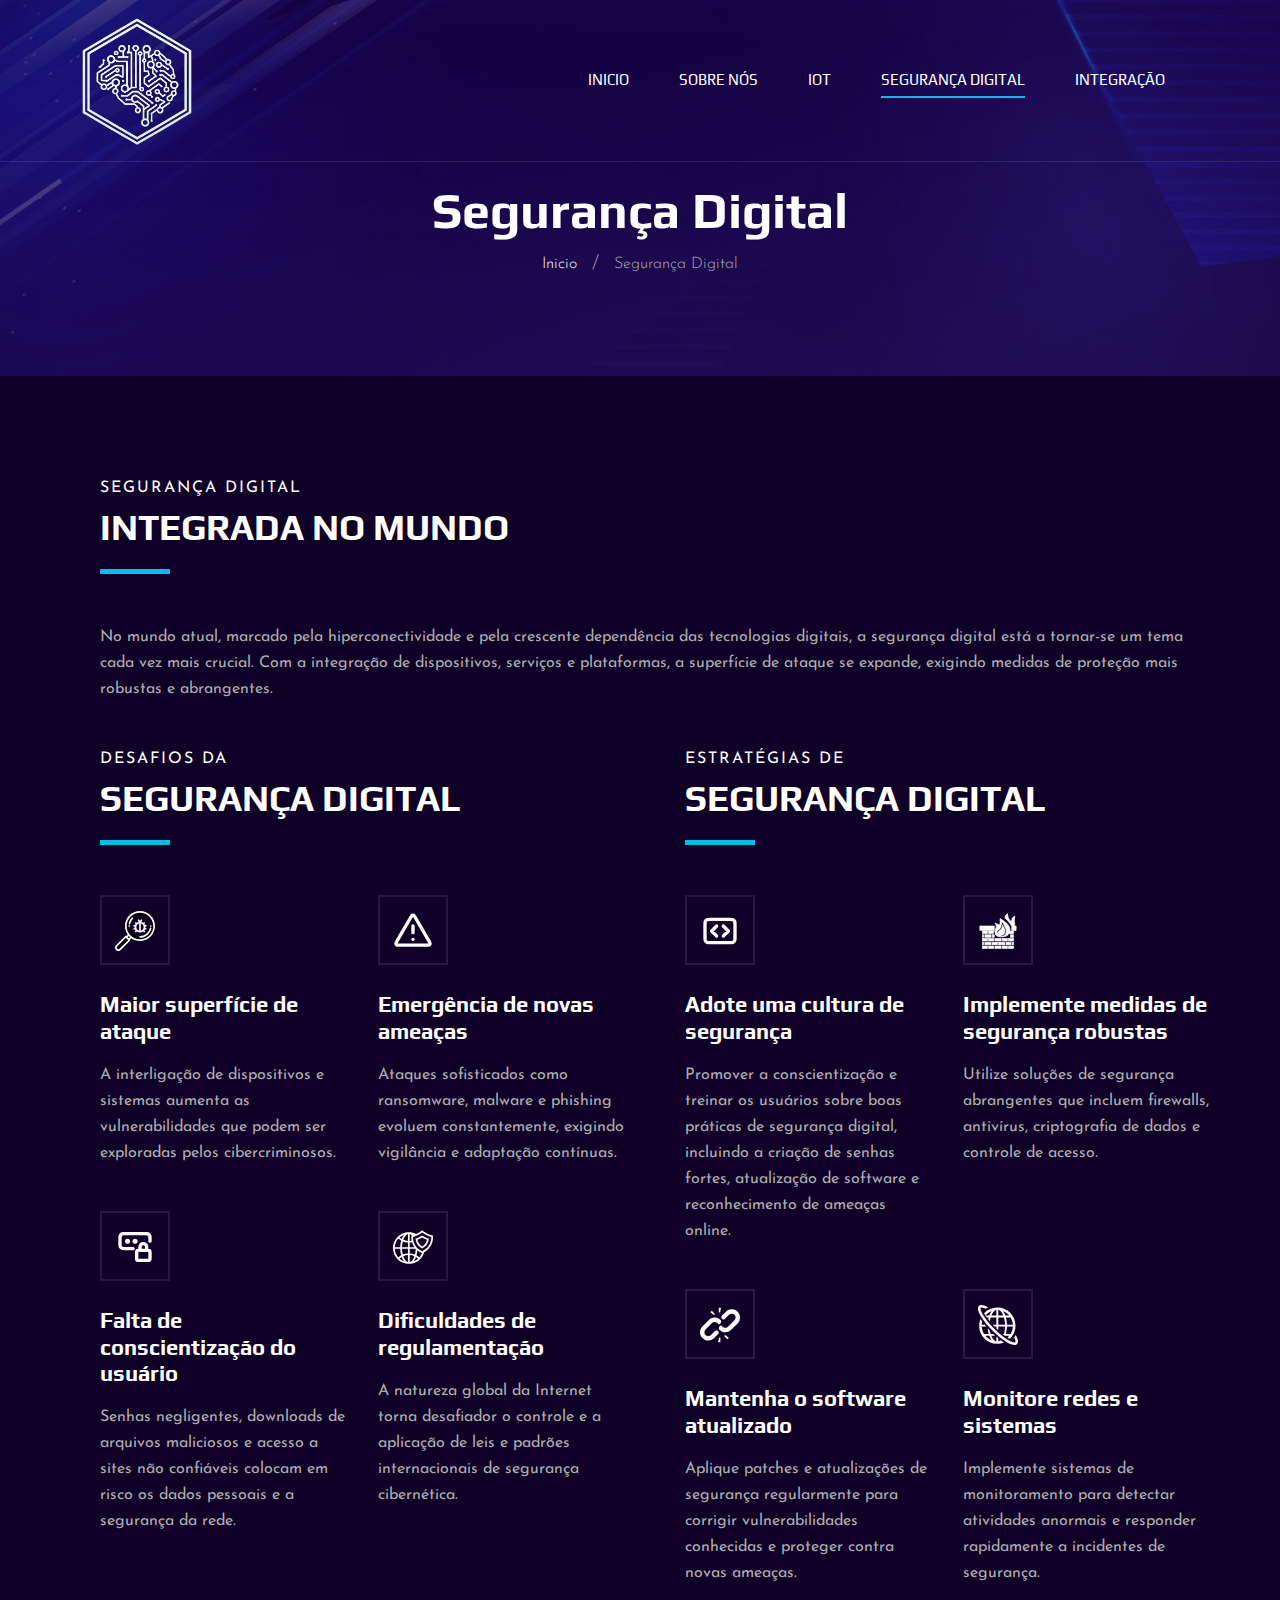
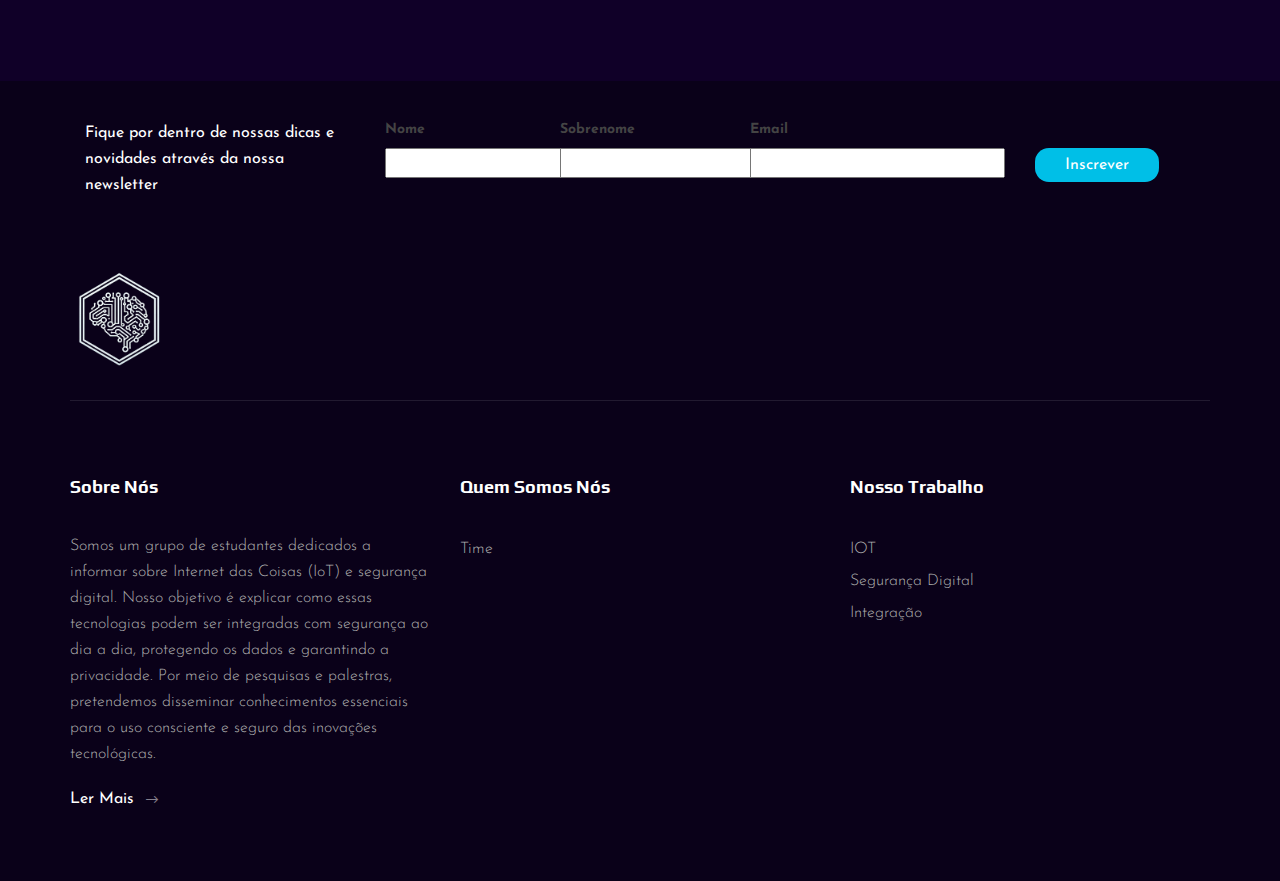
<file: seguranca.html>
<!DOCTYPE html>
<html lang="pt-BR">

<head>
    <meta charset="UTF-8">
    <meta name="description" content="Videograph Template">
    <meta name="keywords" content="Videograph, unica, creative, html">
    <meta name="viewport" content="width=device-width, initial-scale=1.0">
    <meta http-equiv="X-UA-Compatible" content="ie=edge">
    <title>Segurança Digital</title>

    <!-- Google Font -->
    <link href="https://fonts.googleapis.com/css2?family=Play:wght@400;700&display=swap" rel="stylesheet">
    <link href="https://fonts.googleapis.com/css2?family=Josefin+Sans:wght@300;400;500;600;700&display=swap"
        rel="stylesheet">

    <!-- Css Styles -->
    <link rel="stylesheet" href="css/bootstrap.min.css" type="text/css">
    <link rel="stylesheet" href="css/font-awesome.min.css" type="text/css">
    <link rel="stylesheet" href="css/elegant-icons.css" type="text/css">
    <link rel="stylesheet" href="css/owl.carousel.min.css" type="text/css">
    <link rel="stylesheet" href="css/magnific-popup.css" type="text/css">
    <link rel="stylesheet" href="css/slicknav.min.css" type="text/css">
    <link rel="stylesheet" href="css/style.css" type="text/css">
</head>

<body>
    <!-- Page Preloder -->
    <div id="preloder">
        <div class="loader"></div>
    </div>

    <!-- Header Section Begin -->
    <header class="header">
        <div class="container">
            <div class="row" style="align-items: center;">
                <div class="col-lg-2">
                    <div class="header__logo">
                        <a href="./index.html"><img src="img/logo.png" alt="" width="80%"></a>
                    </div>
                </div>
                <div class="col-lg-10">
                    <div class="header__nav__option">
                        <nav class="header__nav__menu mobile-menu">
                            <ul>
                                <li><a href="./index.html">Inicio</a></li>
                                <li><a href="./sobre-nos.html">Sobre Nós</a></li>
                                <li><a href="./iot.html">IOT</a></li>
                                <li  class="active"><a href="./seguranca.html">Segurança Digital</a></li>
                                <li><a href="./integracao.html">Integração</a></li>

                               
                            </ul>
                        </nav>
                      
                    </div>
                </div>
            </div>
            <div id="mobile-menu-wrap"></div>
        </div>
    </header>
    <!-- Header End -->

    <!-- Breadcrumb Begin -->
    <div class="breadcrumb-option spad set-bg" data-setbg="img/breadcrumb-bg.jpg">
        <div class="container">
            <div class="row">
                <div class="col-lg-12 text-center">
                    <div class="breadcrumb__text">
                        <h2>Segurança Digital</h2>
                        <div class="breadcrumb__links">
                            <a href="#">Inicio</a>
                            <span>Segurança Digital</span>
                        </div>
                    </div>
                </div>
            </div>
        </div>
    </div>
    <!-- Breadcrumb End -->

    <!-- Services Section Begin -->
    <section class="services-page spad">
        <div class="container">
            <div class="row">
                <div class="col-lg-12 col-md-12 col-sm-12">
                    <div class="about__text">
                        <div class="section-title">
                            <span>
                                Segurança Digital</span>
                            <h2>Integrada no mundo</h2>
                        </div>
                        <div class="row">
                            <div class="col-lg-12 col-md-6 col-sm-6">
                                <div class="services__item">
                                    
                                    <p>No mundo atual, marcado pela hiperconectividade e pela crescente dependência das tecnologias digitais, a segurança digital está a tornar-se um tema cada vez mais crucial. Com a integração de dispositivos, serviços e plataformas, a superfície de ataque se expande, exigindo medidas de proteção mais robustas e abrangentes.</p>
                                </div>
                            </div>
                            
                        </div>
                       
                    </div>
                </div>
            </div>
            <div class="row">
                <div class="col-lg-6 col-md-6 col-sm-6">
                    <div class="about__text">
                        <div class="section-title">
                            <span>
                                Desafios da </span>
                            <h2>Segurança Digital</h2>
                        </div>
                        <div class="row">
                            <div class="col-lg-6 col-md-6 col-sm-6">
                                <div class="services__item">
                                    <div class="services__item__icon">
                                        <svg height="40px" width="40px" version="1.1" id="Layer_1" xmlns="http://www.w3.org/2000/svg" xmlns:xlink="http://www.w3.org/1999/xlink" viewBox="0 0 512 512" xml:space="preserve" fill="#000000"><g id="SVGRepo_bgCarrier" stroke-width="0"></g><g id="SVGRepo_tracerCarrier" stroke-linecap="round" stroke-linejoin="round"></g><g id="SVGRepo_iconCarrier"> <g> <g> <path style="fill:#fffffffffff;" d="M413.645,294.194c-0.504,0.462-1.011,0.919-1.521,1.372c0.271-0.24,0.54-0.482,0.811-0.726 L413.645,294.194L413.645,294.194z M319.971,149.522c14.896,0,29.79,5.68,41.155,17.046c7.497,7.499,12.523,16.532,15.063,26.094 c2.642,9.855,2.642,20.269,0,30.127c-2.54,9.56-7.566,18.595-15.063,26.092c-11.365,11.365-26.262,17.048-41.157,17.048 c-14.894-0.002-29.788-5.683-41.153-17.048c-7.496-7.499-12.522-16.534-15.064-26.094c-2.64-9.855-2.64-20.271,0-30.127 c2.542-9.56,7.568-18.592,15.064-26.092C290.181,155.202,305.075,149.52,319.971,149.522L319.971,149.522z M322.574,330.613 c33.982-0.631,65.45-13.604,89.55-35.047c-0.214,0.194-0.434,0.384-0.651,0.575C387.459,317.242,356.25,329.986,322.574,330.613 L322.574,330.613z M319.973,373.283c-42.369,0-81.345-14.535-112.211-38.896c-11.193-8.835-21.321-18.961-30.156-30.156 c-24.358-30.862-38.894-69.836-38.894-112.204c0-100.106,81.153-181.259,181.261-181.259 c100.102,0,181.257,81.153,181.257,181.259C501.23,292.136,420.078,373.286,319.973,373.283z"></path> <path style="fill:#fffffffffff;" d="M176.721,365.43l-30.156-30.156l-7.538-7.54L20.1,446.662c-12.44,12.44-12.44,32.794,0,45.234 c12.442,12.443,32.797,12.443,45.235,0L184.264,372.97L176.721,365.43z"></path> </g> <path style="fill:#100028;" d="M177.606,304.23l-31.041,31.044l30.156,30.156l31.041-31.044 C196.57,325.552,186.441,315.426,177.606,304.23z"></path> <path style="fill:#100028;" d="M181.359,192.027c0,76.551,62.058,138.609,138.61,138.609c0.086,0,0.176,0,0.26,0 c35.26-0.065,67.954-13.423,92.707-35.795c0.237-0.215,0.472-0.43,0.71-0.647c7.892-7.234,14.965-15.393,21.034-24.333 c14.907-21.928,23.693-48.352,23.899-76.816v-0.319l0.003-0.698c0-76.553-62.058-138.61-138.612-138.61 c-38.274,0-72.927,15.514-98.01,40.597c-24.864,24.862-40.324,59.122-40.596,96.996L181.359,192.027L181.359,192.027z M278.815,166.568c11.366-11.366,26.26-17.048,41.156-17.046c14.896,0,29.79,5.68,41.155,17.046 c7.497,7.499,12.523,16.532,15.063,26.094c2.642,9.855,2.642,20.269,0.009,30.129c-2.548,9.557-7.575,18.592-15.072,26.089 c-11.365,11.365-26.262,17.048-41.157,17.048c-14.894-0.002-29.788-5.683-41.153-17.048c-7.496-7.499-12.522-16.534-15.064-26.094 c-2.64-9.855-2.64-20.271-0.01-30.129C266.293,183.099,271.319,174.067,278.815,166.568z"></path> <g> <path style="fill:#100028;" d="M263.751,222.785c2.542,9.56,7.568,18.595,15.064,26.094c11.366,11.365,26.26,17.046,41.153,17.044 l0.002-116.401c-14.896-0.002-29.79,5.68-41.156,17.046c-7.496,7.499-12.522,16.532-15.064,26.092 C261.11,202.514,261.11,212.931,263.751,222.785z"></path> <path style="fill:#100028;" d="M319.971,149.522l-0.002,116.401c14.895,0.004,29.792-5.679,41.157-17.044 c7.497-7.497,12.523-16.532,15.063-26.092c2.642-9.857,2.642-20.271,0-30.127c-2.54-9.562-7.566-18.595-15.063-26.094 C349.761,155.202,334.867,149.522,319.971,149.522z"></path> </g> </g> <g> <path style="fill:#ffffff;" d="M319.973,0.001c-105.885,0-192.029,86.142-192.029,192.027c0,41.38,13.157,79.744,35.506,111.13 l-16.889,16.89c-2.012-1.972-4.715-3.081-7.535-3.081c-2.856,0-5.596,1.135-7.616,3.155L12.486,439.047 C4.434,447.096,0,457.834,0,469.28s4.434,22.182,12.486,30.233c8.051,8.052,18.787,12.487,30.234,12.487 c11.445,0,22.183-4.435,30.232-12.487l118.927-118.926c2.02-2.019,3.156-4.759,3.156-7.616c0-2.821-1.11-5.525-3.083-7.538 l16.885-16.887c31.389,22.352,69.756,35.511,111.137,35.511C425.857,384.056,512,297.913,512,192.027 C512,86.143,425.856,0.001,319.973,0.001z M57.719,484.283c-3.981,3.982-9.309,6.176-14.999,6.176 c-5.692,0-11.021-2.194-15.005-6.177c-8.271-8.272-8.271-21.733,0.002-30.004l111.309-111.311l30.005,30.005L57.719,484.283z M176.723,350.198l-14.926-14.924l15.201-15.202c4.7,5.243,9.682,10.225,14.925,14.925L176.723,350.198z M319.973,362.516 c-94.008,0-170.489-76.481-170.489-170.489c0-94.006,76.481-170.487,170.489-170.487c94.006,0,170.487,76.48,170.487,170.487 C490.46,286.034,413.98,362.516,319.973,362.516z"></path> <path style="fill:#ffffff;" d="M214.344,86.398c-19.905,19.903-33.739,44.935-40.005,72.386 c-1.325,5.799,2.304,11.572,8.102,12.897c0.806,0.184,1.611,0.272,2.406,0.272c4.912,0,9.351-3.384,10.49-8.375 c5.362-23.494,17.202-44.914,34.237-61.948c4.206-4.205,4.207-11.024,0-15.231C225.369,82.194,218.55,82.193,214.344,86.398z"></path> <path style="fill:#ffffff;" d="M457.501,212.372c-5.8-1.325-11.573,2.305-12.897,8.103c-13.357,58.52-64.609,99.39-124.634,99.39 c-5.948,0-10.77,4.823-10.77,10.77c0,5.948,4.822,10.77,10.77,10.77c33.707,0,66.783-11.574,93.136-32.589 c26.353-21.017,44.997-50.688,52.498-83.549C466.927,219.469,463.3,213.695,457.501,212.372z"></path> <path style="fill:#ffffff;" d="M319.971,276.696c14.781,0,28.845-4.628,40.558-13.18l6.226,6.224 c2.102,2.103,4.859,3.155,7.614,3.155c2.757,0,5.513-1.05,7.617-3.155c4.205-4.206,4.205-11.025,0-15.232l-6.228-6.228 c2.882-3.961,5.279-8.165,7.214-12.527l8.525,2.283c0.934,0.25,1.871,0.37,2.794,0.37c4.756,0,9.108-3.174,10.396-7.986 c1.539-5.745-1.871-11.65-7.616-13.19l-8.549-2.29c0.501-4.799,0.501-9.638,0-14.436l8.549-2.291 c5.745-1.539,9.155-7.444,7.616-13.19c-1.539-5.745-7.446-9.159-13.19-7.616l-8.526,2.284c-1.933-4.362-4.332-8.565-7.214-12.527 l6.229-6.23c4.205-4.206,4.205-11.024-0.002-15.231c-4.205-4.205-11.024-4.206-15.231,0.001l-6.225,6.226 c-7.001-5.111-14.84-8.817-23.175-10.973l10.07-17.439c2.975-5.151,1.209-11.738-3.942-14.712 c-5.149-2.974-11.737-1.209-14.712,3.942l-8.797,15.236l-8.801-15.242c-2.975-5.15-9.563-6.915-14.712-3.941 c-5.151,2.975-6.917,9.561-3.942,14.712l10.072,17.442c-8.335,2.155-16.178,5.86-23.179,10.973l-6.226-6.226 c-4.205-4.206-11.024-4.206-15.231-0.001c-4.206,4.206-4.207,11.024-0.001,15.231l6.228,6.23 c-2.882,3.961-5.279,8.165-7.214,12.527l-8.525-2.284c-5.745-1.541-11.651,1.87-13.19,7.616c-1.539,5.746,1.871,11.651,7.616,13.19 l8.549,2.291c-0.501,4.798-0.501,9.637,0,14.436l-8.549,2.29c-5.745,1.54-9.155,7.445-7.616,13.19 c1.288,4.812,5.64,7.986,10.396,7.986c0.921,0,1.86-0.12,2.794-0.37l8.525-2.283c1.934,4.362,4.331,8.565,7.214,12.527 l-6.228,6.228c-4.205,4.206-4.205,11.025,0,15.232c2.103,2.103,4.859,3.155,7.616,3.155s5.512-1.05,7.616-3.155l6.225-6.225 C291.124,272.068,305.189,276.696,319.971,276.696z M286.429,174.183c6.362-6.362,14.216-10.681,22.77-12.658v92.395 c-8.551-1.977-16.405-6.295-22.766-12.655c-0.001-0.001-0.003-0.002-0.003-0.003c-0.002-0.001-0.003-0.002-0.004-0.003 C267.935,222.764,267.938,192.674,286.429,174.183z M353.513,241.259c-0.002,0.001-0.003,0.002-0.004,0.003 c-0.001,0.001-0.002,0.002-0.003,0.003c-6.362,6.36-14.214,10.678-22.768,12.656v-92.397c8.554,1.977,16.409,6.297,22.771,12.659 C372.001,192.674,372.002,222.764,353.513,241.259z"></path> <path style="fill:#ffffff;" d="M181.43,180.24c-0.023,0-0.045,0-0.068,0c-5.916,0-10.731,4.779-10.769,10.703l-0.002,1.085 c0,5.947,4.822,10.77,10.77,10.77s10.77-4.823,10.77-10.77l0.002-0.951C192.171,185.129,187.379,180.277,181.43,180.24z"></path> <path style="fill:#ffffff;" d="M458.581,181.257c-5.948,0-10.77,4.822-10.77,10.77l-0.002,0.934 c-0.046,5.947,4.739,10.807,10.686,10.853c0.028,0,0.057,0,0.084,0c5.91,0,10.724-4.767,10.768-10.687l0.004-1.1 C469.351,186.079,464.529,181.257,458.581,181.257z"></path> </g> </g></svg>
                                    </div>
                                    <h4>Maior superfície de ataque</h4>
                                    <p>A interligação de dispositivos e sistemas aumenta as vulnerabilidades que podem ser exploradas pelos cibercriminosos.</p>
                                </div>
                            </div>
                            <div class="col-lg-6 col-md-6 col-sm-6">
                                <div class="services__item">
                                    <div class="services__item__icon">
                                        <svg viewBox="0 0 24 24" height="40px" width="40px" fill="none" xmlns="http://www.w3.org/2000/svg"><g id="SVGRepo_bgCarrier" stroke-width="0"></g><g id="SVGRepo_tracerCarrier" stroke-linecap="round" stroke-linejoin="round"></g><g id="SVGRepo_iconCarrier"> <path d="M11.9998 9.00023V13.0002M11.9998 17.0002H12.0098M10.6151 3.89195L2.39019 18.0986C1.93398 18.8866 1.70588 19.2806 1.73959 19.6039C1.769 19.886 1.91677 20.1423 2.14613 20.309C2.40908 20.5002 2.86435 20.5002 3.77487 20.5002H20.2246C21.1352 20.5002 21.5904 20.5002 21.8534 20.309C22.0827 20.1423 22.2305 19.886 22.2599 19.6039C22.2936 19.2806 22.0655 18.8866 21.6093 18.0986L13.3844 3.89195C12.9299 3.10679 12.7026 2.71421 12.4061 2.58235C12.1474 2.46734 11.8521 2.46734 11.5935 2.58235C11.2969 2.71421 11.0696 3.10679 10.6151 3.89195Z" stroke="#ffffff" stroke-width="2" stroke-linecap="round" stroke-linejoin="round"></path> </g></svg>
                                    </div>
                                    <h4>Emergência de novas ameaças</h4>
                                    <p> Ataques sofisticados como ransomware, malware e phishing evoluem constantemente, exigindo vigilância e adaptação contínuas.</p>
                                </div>
                            </div>
                            
                        </div>
                        <div class="row">
                            <div class="col-lg-6 col-md-6 col-sm-6">
                                <div class="services__item">
                                    <div class="services__item__icon">
                                        <svg viewBox="0 0 24 24" height="40px" width="40px" fill="none" xmlns="http://www.w3.org/2000/svg"><g id="SVGRepo_bgCarrier" stroke-width="0"></g><g id="SVGRepo_tracerCarrier" stroke-linecap="round" stroke-linejoin="round"></g><g id="SVGRepo_iconCarrier"> <path d="M21 8.5V6C21 4.89543 20.1046 4 19 4H5C3.89543 4 3 4.89543 3 6V11C3 12.1046 3.89543 13 5 13H10.875M19 14V12C19 10.8954 18.1046 10 17 10C15.8954 10 15 10.8954 15 12V14M14 20H20C20.5523 20 21 19.5523 21 19V15C21 14.4477 20.5523 14 20 14H14C13.4477 14 13 14.4477 13 15V19C13 19.5523 13.4477 20 14 20Z" stroke="#ffffff" stroke-width="2" stroke-linecap="round" stroke-linejoin="round"></path> <circle cx="7.5" cy="8.5" r="1.5" fill="#ffffff"></circle> <circle cx="12" cy="8.5" r="1.5" fill="#ffffff"></circle> </g></svg>
                                    </div>
                                    <h4>Falta de conscientização do usuário</h4>
                                    <p>Senhas negligentes, downloads de arquivos maliciosos e acesso a sites não confiáveis ​​colocam em risco os dados pessoais e a segurança da rede.</p>
                                </div>
                            </div>
                            <div class="col-lg-6 col-md-6 col-sm-6">
                                <div class="services__item">
                                    <div class="services__item__icon">
                                        <svg fill="#ffffff" height="40px" width="40px" version="1.1" id="Layer_1" xmlns="http://www.w3.org/2000/svg" xmlns:xlink="http://www.w3.org/1999/xlink" viewBox="0 0 491.402 491.402" xml:space="preserve" stroke="#ffffff"><g id="SVGRepo_bgCarrier" stroke-width="0"></g><g id="SVGRepo_tracerCarrier" stroke-linecap="round" stroke-linejoin="round"></g><g id="SVGRepo_iconCarrier"> <g> <g> <path d="M490.86,113.163l-0.8-6.7l-6.48-1.91c-85.26-25.11-117.45-57.86-117.73-58.155l-7.42-7.785l-7.44,7.75 c-0.244,0.252-19.177,19.418-66.048,39.646c-27.738-14.573-58.841-22.341-90.382-22.341C87.28,63.668,0,150.948,0,258.228 s87.28,194.56,194.56,194.56c88.252,0,164.666-58.795,187.629-143.468C504.841,244.012,491.022,114.528,490.86,113.163z M137.213,94.055c-11.909,13.92-22.154,32.032-30.089,53.439c-9.673-5.644-18.826-12.245-27.375-19.779 C96.407,113.043,115.847,101.542,137.213,94.055z M65.207,142.141c10.984,9.818,22.827,18.354,35.475,25.346 c-6.778,24.136-10.82,51.385-11.609,80.502H20.999C23.377,207.407,39.647,170.592,65.207,142.141z M20.999,268.468h68.074 c0.785,28.963,4.795,56.071,11.509,80.112c-12.696,7.029-24.582,15.611-35.599,25.488C39.55,345.652,23.37,308.932,20.999,268.468 z M79.501,388.517c8.578-7.587,17.764-14.235,27.477-19.916c7.954,21.569,18.256,39.801,30.235,53.801 C115.739,414.877,96.215,403.293,79.501,388.517z M184.32,430.855c-23.844-6.141-44.951-33.284-58.668-71.8 c18.422-7.946,38.209-12.554,58.668-13.738V430.855z M184.32,324.837c-22.561,1.167-44.444,5.972-64.832,14.496 c-5.711-21.492-9.182-45.562-9.945-70.864h74.777V324.837z M184.32,247.988h-74.777c0.768-25.457,4.27-49.677,10.042-71.269 c20.36,8.5,42.211,13.285,64.735,14.451V247.988z M184.32,170.69c-20.406-1.181-40.145-5.763-58.526-13.671 c13.72-38.311,34.761-65.297,58.526-71.417V170.69z M258.513,96.325c-1.232,0.436-2.499,0.869-3.758,1.302 c-0.999-1.264-1.982-2.577-3.001-3.773C254.019,94.642,256.281,95.445,258.513,96.325z M204.8,85.606 c11.486,2.964,21.261,10.417,28.958,18.78c-0.186,0.055-0.351,0.112-0.538,0.167l-6.48,1.91l-0.8,6.7 c-0.068,0.568-2.486,23.376,3.519,54.481c-8.111,1.649-16.348,2.737-24.659,3.22V85.606z M204.8,191.343 c9.936-0.518,19.784-1.793,29.472-3.801c5.611,19.231,14.688,40.203,29.129,60.446H204.8V191.343z M204.8,268.468h74.806 c-0.747,25.444-4.243,49.452-9.886,70.897c-20.41-8.546-42.322-13.359-64.919-14.528V268.468z M204.8,430.877v-85.56 c20.553,1.188,40.424,5.836,58.913,13.845C250.027,397.858,228.818,424.807,204.8,430.877z M251.094,422.918 c12.195-14.1,22.687-32.609,30.811-54.464c9.886,5.761,19.224,12.529,27.934,20.262 C292.796,403.76,272.899,415.472,251.094,422.918z M324.392,374.304c-11.146-10.031-23.181-18.745-36.053-25.851 c5.399-19.12,9.173-40.081,10.878-62.411c15.134,12.298,33.29,23.508,55.173,32.811l2.824,1.198 C349.542,340.346,338.374,358.661,324.392,374.304z M358.4,298.258c-110.28-49.215-113.76-149.275-112.6-176.105 c64.29-19.84,98.69-43.595,112.6-54.995c13.9,11.395,48.29,35.14,112.53,54.97C471.8,148.708,467.54,249.498,358.4,298.258z"></path> </g> </g> <g> <g> <path d="M432.22,141.408c-25.82-9.65-48.84-20.7-68.42-32.84l-5.4-3.345l-5.4,3.345c-19.55,12.125-42.57,23.17-68.4,32.825 l-7.77,2.905l1.23,8.21c4.92,32.65,21.96,78.015,75.22,108.725l5.12,2.95l5.11-2.95c53.3-30.72,70.34-76.075,75.26-108.71 l1.23-8.21L432.22,141.408z M358.4,240.413c-38.14-23.97-53.09-56.785-58.63-82.905c21.61-8.495,41.27-17.97,58.63-28.26 c17.38,10.3,37.05,19.785,58.66,28.275C411.52,183.633,396.57,216.433,358.4,240.413z"></path> </g> </g> </g></svg>
                                    </div>
                                    <h4>Dificuldades de regulamentação</h4>
                                    <p>A natureza global da Internet torna desafiador o controle e a aplicação de leis e padrões internacionais de segurança cibernética.</p>
                                </div>
                            </div>
                            
                        </div>
                       
                    </div>
                </div>
                <div class="col-lg-6 col-md-6 col-sm-6">
                    <div class="about__text">
                        <div class="section-title">
                            <span>
                                Estratégias de  </span>
                            <h2>Segurança Digital</h2>
                        </div>
                        <div class="row">
                            <div class="col-lg-6 col-md-6 col-sm-6">
                                <div class="services__item">
                                    <div class="services__item__icon">
                                        <svg viewBox="0 0 24 24" height="40px" width="40px"  fill="none" xmlns="http://www.w3.org/2000/svg" stroke="#ffffff"><g id="SVGRepo_bgCarrier" stroke-width="0"></g><g id="SVGRepo_tracerCarrier" stroke-linecap="round" stroke-linejoin="round"></g><g id="SVGRepo_iconCarrier"> <path d="M3 8.2C3 7.07989 3 6.51984 3.21799 6.09202C3.40973 5.71569 3.71569 5.40973 4.09202 5.21799C4.51984 5 5.0799 5 6.2 5H17.8C18.9201 5 19.4802 5 19.908 5.21799C20.2843 5.40973 20.5903 5.71569 20.782 6.09202C21 6.51984 21 7.07989 21 8.2V15.8C21 16.9201 21 17.4802 20.782 17.908C20.5903 18.2843 20.2843 18.5903 19.908 18.782C19.4802 19 18.9201 19 17.8 19H6.2C5.07989 19 4.51984 19 4.09202 18.782C3.71569 18.5903 3.40973 18.2843 3.21799 17.908C3 17.4802 3 16.9201 3 15.8V8.2Z" stroke="#ffffff" stroke-width="2" stroke-linecap="round" stroke-linejoin="round"></path> <path d="M10 9L7 12L10 15M14 9L17 12L14 15" stroke="#ffffff" stroke-width="2" stroke-linecap="round" stroke-linejoin="round"></path> </g></svg>                                    </div>
                                    <h4>Adote uma cultura de segurança</h4>
                                    <p>Promover a conscientização e treinar os usuários sobre boas práticas de segurança digital, incluindo a criação de senhas fortes, atualização de software e reconhecimento de ameaças online.
                                    </p>
                                </div>
                            </div>
                            <div class="col-lg-6 col-md-6 col-sm-6">
                                <div class="services__item">
                                    <div class="services__item__icon">
                                            <svg fill="#ffffff" height="40px" width="40px" viewBox="0 0 64 64" data-name="Layer 1" id="Layer_1" xmlns="http://www.w3.org/2000/svg" stroke="#ffffff"><g id="SVGRepo_bgCarrier" stroke-width="0"></g><g id="SVGRepo_tracerCarrier" stroke-linecap="round" stroke-linejoin="round"></g><g id="SVGRepo_iconCarrier"><rect height="4" width="8" x="7" y="56"></rect><rect height="4" width="8" x="17" y="56"></rect><rect height="4" width="8" x="49" y="56"></rect><rect height="4" width="2" x="7" y="50"></rect><rect height="4" width="8" x="39" y="56"></rect><rect height="4" width="10" x="27" y="56"></rect><rect height="4" width="8" x="39" y="44"></rect><rect height="4" width="8" x="45" y="50"></rect><rect height="4" width="10" x="11" y="38"></rect><rect height="4" width="10" x="27" y="44"></rect><rect height="4" width="10" x="33" y="50"></rect><rect height="4" width="8" x="17" y="44"></rect><rect height="4" width="8" x="23" y="50"></rect><rect height="4" width="10" x="11" y="50"></rect><rect height="4" width="2" x="7" y="38"></rect><rect height="4" width="8" x="7" y="44"></rect><rect height="4" width="8" x="7" y="32"></rect><rect height="4" width="2" x="55" y="50"></rect><rect height="4" width="8" x="49" y="44"></rect><rect height="7" width="23" x="3" y="24"></rect><path d="M58.088,24a9.173,9.173,0,0,0,.427-6.2h0a9.175,9.175,0,0,1-.282-3.663L59,8,57.077,9.154A6.337,6.337,0,0,0,54,14.588a1.413,1.413,0,0,1-2.413,1,12.571,12.571,0,0,1-3.381-6.159L47,4,44.536,6.464A4.336,4.336,0,0,0,45,13s6.4,5.793,9,11.735V31h7V24Z"></path><rect height="4" width="5" x="52" y="38"></rect><path d="M50.718,27.345c-1.144-5.339-7.1-10-11.7-12.927L35.287,12v8a1.951,1.951,0,0,1-2.961,1.555L27.217,19l1.367,2.734a6.511,6.511,0,0,1-.3,6.362,10.2,10.2,0,0,0-.071,9.717c1.5,2.594,4.552,3.3,7.367,3.42,4.216.178,10.068.146,12.882-3.607A12.687,12.687,0,0,0,49.477,36H57V32H50.825A12.689,12.689,0,0,0,50.718,27.345Zm-6.624,9.49a8.155,8.155,0,0,1-6.38,4.128L37.053,41l-.106-2,.624-.032a6.166,6.166,0,0,0,4.791-3.135,6.84,6.84,0,0,0,.3-6.286l-3.389-7.341-.841,4.208a6.067,6.067,0,0,1-3.841,4.517,4.142,4.142,0,0,0-2.686,4.041l-2,.054A6.1,6.1,0,0,1,33.89,29.06a4.081,4.081,0,0,0,2.582-3.037L37.915,18.8a1,1,0,0,1,1.889-.223L44.479,28.71A8.846,8.846,0,0,1,44.094,36.835Z"></path><rect height="4" width="8" x="17" y="32"></rect><rect height="4" width="3" x="23" y="38"></rect></g></svg>                                    </div>
                                    <h4>Implemente medidas de segurança robustas</h4>
                                    <p> Utilize soluções de segurança abrangentes que incluem firewalls, antivírus, criptografia de dados e controle de acesso.</p>
                                </div>
                            </div>
                            
                        </div>
                        <div class="row">
                            <div class="col-lg-6 col-md-6 col-sm-6">
                                <div class="services__item">
                                    <div class="services__item__icon">
                                        <svg height="40px" width="40px" version="1.1" id="_x32_" xmlns="http://www.w3.org/2000/svg" xmlns:xlink="http://www.w3.org/1999/xlink" viewBox="0 0 512 512" xml:space="preserve" fill="#ffffff" stroke="#ffffff"><g id="SVGRepo_bgCarrier" stroke-width="0"></g><g id="SVGRepo_tracerCarrier" stroke-linecap="round" stroke-linejoin="round"></g><g id="SVGRepo_iconCarrier"> <style type="text/css">  .st0{fill:#ffffff;}  </style> <g> <path class="st0" d="M510.073,140.297c-3.859-19.984-13.641-39.25-29.078-54.703c-10.313-10.297-22.328-18.078-35.047-23.25 c-19.172-7.766-40.063-9.719-60.079-5.828c-20.031,3.859-39.25,13.625-54.688,29.078l-38.188,38.172 c-0.422,0.438-0.797,0.844-1.203,1.313c0.156-0.063-11.672,12-11.781,12.125c-23.969,23.938,12.719,65.594,40,38.359 c0.078-0.094,0.203,0.125,0.359,0.172l50.469-50.5c4.922-4.875,10.469-8.516,16.469-10.906c8.984-3.688,18.875-4.609,28.313-2.75 c9.469,1.828,18.313,6.313,25.704,13.656c4.938,4.938,8.516,10.531,10.938,16.484c3.641,8.953,4.578,18.906,2.75,28.313 c-1.859,9.453-6.328,18.344-13.688,25.719L359.088,278c-4.938,4.891-10.5,8.547-16.469,10.938 c-8.953,3.656-18.891,4.563-28.328,2.75c-9.469-1.859-18.344-6.344-25.688-13.688c-4.016-4.016-7.125-8.438-9.438-13.125 c-0.266-0.063-0.5-0.125-0.766-0.188c-5.484-1.063-11.359-0.438-16.484,1.688c-3.578,1.453-6.813,3.656-9.578,6.438l-1.625,1.656 c-8.313,10.094-14.891,24.391-1.766,43.188c10.281,10.313,22.297,18.078,35.047,23.234c19.156,7.766,40.031,9.719,60.047,5.844 c19.984-3.859,39.25-13.641,54.703-29.078l82.25-82.234c10.266-10.313,18.078-22.297,23.25-35.047 C511.995,181.156,513.933,160.313,510.073,140.297z"></path> <path class="st0" d="M192.026,333.734c-0.109,0.063-0.266-0.125-0.391-0.172L141.182,384c-4.922,4.922-10.5,8.547-16.484,10.969 c-8.953,3.641-18.906,4.563-28.297,2.75c-9.469-1.859-18.328-6.328-25.703-13.719c-4.922-4.906-8.531-10.469-10.969-16.453 c-3.641-8.953-4.563-18.891-2.719-28.297c1.844-9.469,6.328-18.344,13.688-25.703l82.25-82.25 c4.906-4.922,10.469-8.547,16.453-10.938c8.953-3.656,18.859-4.594,28.297-2.766c9.469,1.859,18.344,6.344,25.734,13.703 c3.969,4.016,7.109,8.438,9.422,13.125c0.266,0.063,0.484,0.109,0.734,0.172c5.484,1.031,11.375,0.453,16.5-1.672 c3.578-1.453,6.813-3.656,9.594-6.469l1.594-1.641c8.344-10.094,14.922-24.422,1.766-43.203 c-10.281-10.281-22.266-18.063-35.016-23.219c-19.172-7.766-40.031-9.734-60.047-5.844c-20.016,3.875-39.281,13.641-54.703,29.094 l-82.25,82.234c-10.281,10.297-18.078,22.297-23.25,35.047C-0.005,328.125-1.943,348.953,1.948,369 c3.859,19.984,13.641,39.25,29.078,54.656c10.281,10.281,22.297,18.125,35.047,23.266c19.188,7.781,40.063,9.688,60.047,5.813 c20.016-3.813,39.281-13.594,54.703-29.078l38.172-38.125c0.422-0.484,0.828-0.875,1.219-1.313 c-0.141,0.031,11.703-12.031,11.781-12.125C255.979,348.109,219.26,306.469,192.026,333.734z"></path> <polygon class="st0" points="268.526,37.391 241.01,34.328 240.245,92.766 256.495,94.563 "></polygon> <polygon class="st0" points="190.276,116.828 151.823,72.828 132.854,93 179.088,128.703 "></polygon> <polygon class="st0" points="232.526,474.609 260.042,477.672 260.807,419.234 244.557,417.422 "></polygon> <polygon class="st0" points="310.776,395.203 349.229,439.172 368.213,418.984 321.948,383.266 "></polygon> </g> </g></svg>                                    </div>
                                    <h4>Mantenha o software atualizado
                                    </h4>
                                    <p>Aplique patches e atualizações de segurança regularmente para corrigir vulnerabilidades conhecidas e proteger contra novas ameaças.</p>
                                </div>
                            </div>
                            <div class="col-lg-6 col-md-6 col-sm-6">
                                <div class="services__item">
                                    <div class="services__item__icon">
                                        <svg height="40px" width="40px" version="1.1" id="_x32_" xmlns="http://www.w3.org/2000/svg" xmlns:xlink="http://www.w3.org/1999/xlink" viewBox="0 0 512 512" xml:space="preserve" fill="#ffffff" stroke="#ffffff"><g id="SVGRepo_bgCarrier" stroke-width="0"></g><g id="SVGRepo_tracerCarrier" stroke-linecap="round" stroke-linejoin="round"></g><g id="SVGRepo_iconCarrier"> <style type="text/css"> .st0{fill:#ffffff;} </style> <g> <path class="st0" d="M283.276,454.904c-4.739,3.858-9.502,6.888-14.295,9.177c-3.256,0.348-6.533,0.603-9.827,0.796v-38.201 c-7.878-6.448-15.802-13.144-23.751-20.024v58.232c-3.293-0.2-6.571-0.456-9.818-0.804c-4.794-2.289-9.564-5.32-14.303-9.177 c-15.447-12.572-29.905-33.794-40.992-61.108h50.486c-8.605-7.693-17.218-15.618-25.83-23.75h-32.959 c-3.936-13.09-7.104-27.207-9.517-42.013c-9.378-9.703-18.486-19.429-27.331-29.139c1.987,25.281,6.061,49.264,12.13,71.152H76.602 c-16.986-27.454-27.516-59.276-29.511-93.464h58.24c-6.881-7.948-13.577-15.873-20.017-23.751H47.092 c0.819-14.009,3.147-27.586,6.68-40.66c-8.064-11.001-15.626-21.84-22.599-32.456c-10.368,26.333-16.127,54.986-16.127,84.999 c0.007,128.262,103.963,232.21,232.226,232.218c30.005,0,58.658-5.759,84.982-16.119c-14.14-9.301-28.691-19.638-43.488-30.84 C286.948,451.726,285.124,453.397,283.276,454.904z M105.456,406.53c-4.067-4.067-7.933-8.335-11.636-12.734h51.158 c3.811,10.391,8.002,20.287,12.694,29.379c5.528,10.685,11.652,20.403,18.339,29.016 C149.307,442.039,125.325,426.384,105.456,406.53z"></path> <path class="st0" d="M78.442,105.348c5.072,9.084,10.839,18.548,17.187,28.296c3.17-3.68,6.386-7.314,9.826-10.754 c19.908-19.893,43.945-35.58,70.71-45.731c-12.44,15.973-22.9,35.788-31.226,58.457H96.89c5.086,7.746,10.568,15.679,16.374,23.75 h24.068c-2.188,7.878-4.067,16.074-5.76,24.454c6.363,8.18,13.02,16.452,19.947,24.787c2.498-17.458,6.007-34.042,10.585-49.242 h73.3v93.464h-45.12c7.338,7.94,14.852,15.865,22.545,23.751h22.575v22.576c7.886,7.685,15.811,15.215,23.751,22.544v-45.12h87.751 c-0.974,34.095-6.146,65.918-14.442,93.464h-17.388c11.412,9.192,22.676,17.844,33.694,25.876c0.271-0.727,0.587-1.392,0.858-2.126 h51.112c-3.711,4.399-7.569,8.667-11.636,12.734c-3.433,3.432-7.036,6.695-10.716,9.864c9.734,6.34,19.181,12.092,28.243,17.164 c44.849-42.336,72.883-102.301,72.883-168.844C479.505,136.451,375.542,32.488,247.272,32.48 C180.728,32.488,120.779,60.514,78.442,105.348z M417.956,370.046h-60.73c7.84-28.259,12.587-59.88,13.507-93.464h76.734 C445.472,310.77,434.942,342.591,417.956,370.046z M417.94,159.366c16.994,27.454,27.524,59.284,29.526,93.464h-76.811 c-0.928-33.554-5.535-65.222-13.375-93.464H417.94z M389.094,122.89c4.067,4.067,7.925,8.327,11.628,12.726H349.58 c-3.811-10.383-8.01-20.279-12.695-29.371c-5.528-10.677-11.651-20.395-18.331-29.016C345.25,87.38,369.226,103.044,389.094,122.89 z M259.154,64.534c3.301,0.201,6.58,0.456,9.834,0.804c4.794,2.281,9.548,5.312,14.288,9.169 c15.447,12.564,29.897,33.794,40.984,61.108h-65.106V64.534z M259.154,159.366h73.409c8.296,27.539,13.437,59.4,14.419,93.464 h-87.828V159.366z M211.282,74.507c4.739-3.858,9.494-6.888,14.288-9.177c3.254-0.348,6.533-0.603,9.833-0.804v71.09h-64.982 c2.621-6.472,5.374-12.718,8.35-18.47C188.312,98.652,199.538,84.102,211.282,74.507z"></path> <path class="st0" d="M503.055,424.249c-4.809-12.966-11.489-26.982-19.668-41.842c-5.59,11.149-11.929,21.872-18.981,32.062 c3.58,7.399,6.58,14.357,8.953,20.774c4.832,12.95,7.012,23.75,6.973,30.972c0,3.425-0.456,5.999-1.052,7.732 c-0.602,1.739-1.236,2.644-1.963,3.394c-0.735,0.711-1.632,1.337-3.379,1.948c-1.724,0.587-4.298,1.043-7.724,1.043 c-6.819,0.031-16.838-1.894-28.83-6.185c-12.014-4.26-26.031-10.778-41.408-19.328c-52.72-29.302-121.196-82.509-188.714-150.073 C139.698,237.229,86.491,168.752,57.181,116.024c-8.55-15.378-15.06-29.387-19.328-41.402c-4.283-11.991-6.216-22.01-6.185-28.83 c0-3.433,0.464-6.007,1.052-7.724c0.603-1.747,1.23-2.636,1.948-3.378c0.758-0.734,1.654-1.369,3.402-1.971 c1.724-0.588,4.298-1.052,7.739-1.052c7.213-0.038,18.014,2.142,30.941,6.959c6.44,2.381,13.43,5.396,20.868,8.983 c10.19-7.051,20.889-13.39,32.046-18.98c-14.891-8.204-28.938-14.891-41.927-19.7c-15.2-5.59-29-8.884-41.927-8.93 C39.662,0.008,33.662,0.781,27.91,2.722c-5.736,1.932-11.211,5.133-15.64,9.586c-4.438,4.414-7.631,9.881-9.549,15.61 C0.781,33.662,0.008,39.654,0,45.793c0.039,12.216,2.984,25.196,8.017,39.43c5.056,14.218,12.3,29.65,21.493,46.195 c31.497,56.523,86.112,126.438,155.361,195.718C254.152,396.386,324.067,451,380.582,482.498 c16.553,9.192,31.985,16.436,46.203,21.493c14.233,5.026,27.214,7.971,39.429,8.01c6.139,0,12.131-0.781,17.876-2.714 c5.721-1.924,11.187-5.11,15.609-9.548c4.454-4.438,7.654-9.912,9.58-15.633c1.94-5.752,2.714-11.752,2.721-17.89 C511.954,453.273,508.66,439.465,503.055,424.249z"></path> </g> </g></svg>                                    </div>
                                    <h4>Monitore redes e sistemas</h4>
                                    <p>Implemente sistemas de monitoramento para detectar atividades anormais e responder rapidamente a incidentes de segurança.
                                        </p>
                                </div>
                            </div>
                            
                        </div>
                      
                       
                    </div>
                </div>
            </div>
        </div>
    </section>
    <!-- Services Section End -->

   
    <div class="formNews" >
        <div class="container">
            <form class="registrationForm" >
                <div class="col-md-3">
                    <p >Fique por dentro de nossas dicas e novidades através da nossa newsletter</p>
    
                </div>
              <div class="form-group col-md-4">
               <div class="inputName" >
                   <div class="col-md-6">
                       <label for="Nome" >Nome</label>
                       <input type="text" class="nomeForm">
                   </div>
                   <div class="col-md-6">
                       <label for="Sobrenome" >Sobrenome</label>
                       <input type="text" class="sobrenomeForm">
                   </div>

               </div>
              </div>
              <div class="form-group col-md-3">
               <div>
                   <div class="formEmail">
                       <label for="Email" >Email</label>
                       <input type="email" class="emailForm">
                   </div>
               </div>
              </div>
              <div class="form-group col-md-2">
                  <button class="btnForm" type="button " onclick="validarForm()" >Inscrever</button>
              </div>
            </form>
          </div>

    </div>

    <!-- Footer Section Begin -->
    <footer class="footer">
        <div class="container">
            <div class="footer__top">
                <div class="row" style="align-items: center;">
                    <div class="col-lg-6 col-md-6">
                        <div class="footer__top__logo">
                            <a href="#"><img src="img/logo.png" alt="" width="20%"></a>
                        </div>
                    </div>                   
                </div>
            </div>
            <div class="footer__option">
                <div class="row">
                    <div class="col-lg-4 col-md-6 col-sm-6">
                        <div class="footer__option__item">
                            <h5>Sobre Nós</h5>
                            <p>Somos um grupo de estudantes dedicados a informar sobre Internet das Coisas (IoT) e segurança digital. Nosso objetivo é explicar como essas tecnologias podem ser integradas com segurança ao dia a dia, protegendo os dados e garantindo a privacidade. Por meio de pesquisas e palestras, pretendemos disseminar conhecimentos essenciais para o uso consciente e seguro das inovações tecnológicas.</p>
                            <a href="#" class="read__more">Ler Mais <span class="arrow_right"></span></a>
                        </div>
                    </div>
                    <div class="col-lg-4 col-md-3 col-sm-3">
                        <div class="footer__option__item">
                            <h5>Quem Somos Nós</h5>
                            <ul>
                                <li><a href="./sobre-nos.html">Time</a></li>

                            </ul>
                        </div>
                    </div>
                    <div class="col-lg-4 col-md-3 col-sm-3">
                        <div class="footer__option__item">
                            <h5>Nosso Trabalho</h5>
                            <ul>
                                <li><a href="./iot.html">IOT</a></li>
                                <li><a href="./seguranca.html">Segurança Digital</a></li>
                                <li><a href="./integracao.html">Integração</a></li>
                           
                            </ul>
                        </div>
                    </div>
                  
                </div>
            </div>
         
        </div>
    </footer>
    <!-- Footer Section End -->

    <!-- Js Plugins -->
    <script src="js/jquery-3.3.1.min.js"></script>
    <script src="js/bootstrap.min.js"></script>
    <script src="js/jquery.magnific-popup.min.js"></script>
    <script src="js/mixitup.min.js"></script>
    <script src="js/masonry.pkgd.min.js"></script>
    <script src="js/jquery.slicknav.js"></script>
    <script src="js/owl.carousel.min.js"></script>
    <script src="js/main.js"></script>
</body>

</html>
</file>
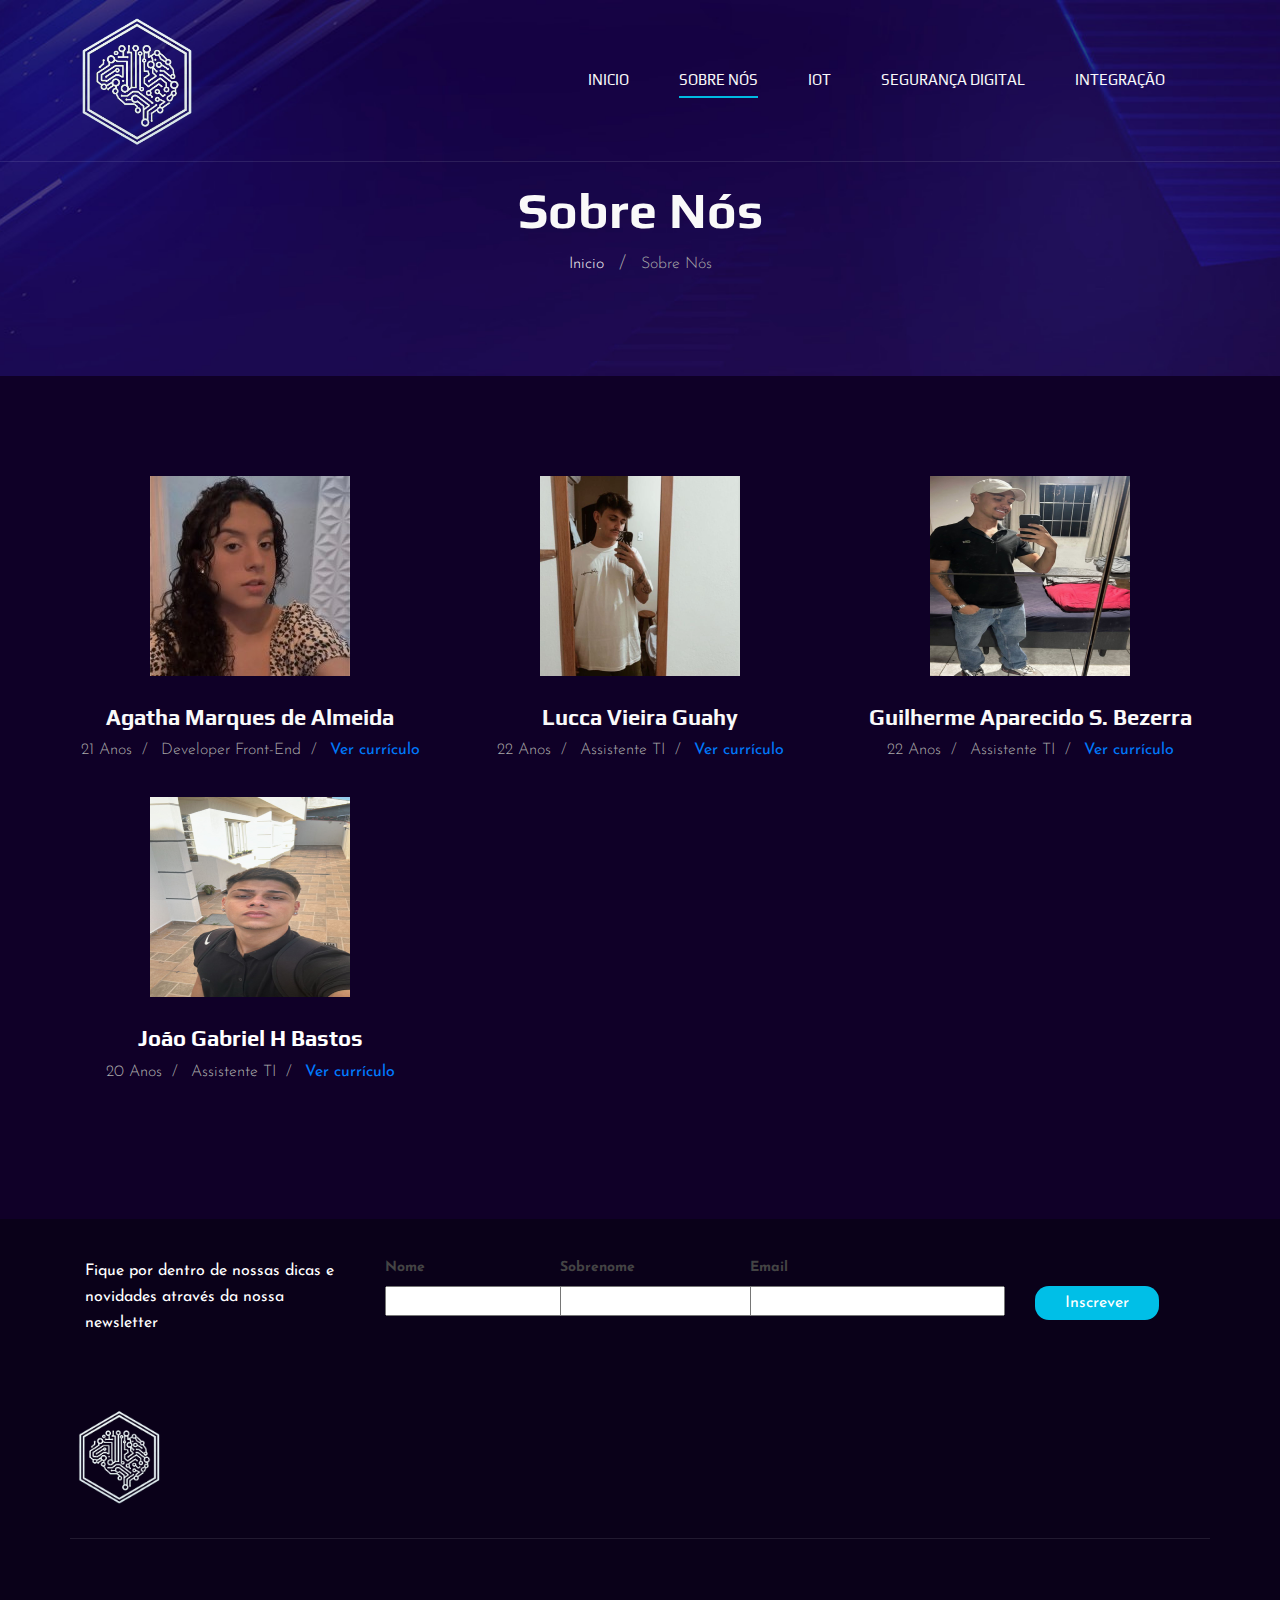
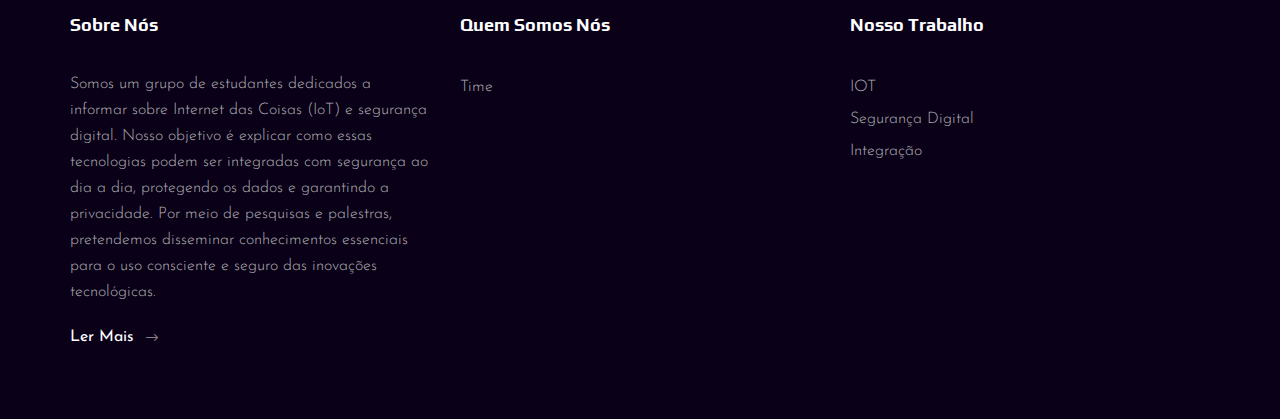
<file: sobre-nos.html>
<!DOCTYPE html>
<html lang="pt-BR">

<head>
    <meta charset="UTF-8">
    <meta name="description" content="Videograph Template">
    <meta name="keywords" content="Videograph, unica, creative, html">
    <meta name="viewport" content="width=device-width, initial-scale=1.0">
    <meta http-equiv="X-UA-Compatible" content="ie=edge">
    <title>Segurança Digital</title>

    <!-- Google Font -->
    <link href="https://fonts.googleapis.com/css2?family=Play:wght@400;700&display=swap" rel="stylesheet">
    <link href="https://fonts.googleapis.com/css2?family=Josefin+Sans:wght@300;400;500;600;700&display=swap"
        rel="stylesheet">

    <!-- Css Styles -->
    <link rel="stylesheet" href="css/bootstrap.min.css" type="text/css">
    <link rel="stylesheet" href="css/font-awesome.min.css" type="text/css">
    <link rel="stylesheet" href="css/elegant-icons.css" type="text/css">
    <link rel="stylesheet" href="css/owl.carousel.min.css" type="text/css">
    <link rel="stylesheet" href="css/magnific-popup.css" type="text/css">
    <link rel="stylesheet" href="css/slicknav.min.css" type="text/css">
    <link rel="stylesheet" href="css/style.css" type="text/css">
</head>

<body>
    <!-- Page Preloder -->
    <div id="preloder">
        <div class="loader"></div>
    </div>

    <!-- Header Section Begin -->
    <header class="header">
        <div class="container">
            <div class="row" style="align-items: center;">
                <div class="col-lg-2">
                    <div class="header__logo">
                        <a href="./index.html"><img src="img/logo.png" alt="" width="80%"></a>
                    </div>
                </div>
                <div class="col-lg-10">
                    <div class="header__nav__option">
                        <nav class="header__nav__menu mobile-menu">
                            <ul>
                                <li><a href="./index.html">Inicio</a></li>
                                <li  class="active"><a href="./sobre-nos.html">Sobre Nós</a></li>
                                <li><a href="./iot.html">IOT</a></li>
                                <li><a href="./seguranca.html">Segurança Digital</a></li>
                                <li><a href="./integracao.html">Integração</a></li>

                               
                            </ul>
                        </nav>
                       
                    </div>
                </div>
            </div>
            <div id="mobile-menu-wrap"></div>
        </div>
    </header>
    <!-- Header End -->

    <!-- Breadcrumb Begin -->
    <div class="breadcrumb-option spad set-bg" data-setbg="img/breadcrumb-bg.jpg">
        <div class="container">
            <div class="row">
                <div class="col-lg-12 text-center">
                    <div class="breadcrumb__text">
                        <h2>Sobre Nós</h2>
                        <div class="breadcrumb__links">
                            <a href="#">Inicio</a>
                            <span>Sobre Nós</span>
                        </div>
                    </div>
                </div>
            </div>
        </div>
    </div>
    <!-- Breadcrumb End -->

    <!-- Portfolio Section Begin -->
   <!-- Portfólio Section Begin -->
<section class="portfolio spad">
    <div class="container">
        <div class="row portfolio__gallery">
            <!-- Agatha -->
            <div class="col-lg-4 col-md-6 col-sm-6 mix branding">
                <div class="portfolio__item">
                    <div class="portfolio__item__video set-bg" style="background-size: auto;" data-setbg="img/team/agatha.jpeg"></div>
                    <div class="portfolio__item__text">
                        <h4>Agatha Marques de Almeida</h4>
                        <ul>
                            <li>21 Anos</li>
                            <li>Developer Front-End</li>
                            <a href="curriculo/CV_AGATHA (1) (1).pdf">Ver currículo</a>
                        </ul>
                    </div>
                </div>
            </div>

            <!-- Lucca -->
            <div class="col-lg-4 col-md-6 col-sm-6 mix branding">
                <div class="portfolio__item">
                    <div class="portfolio__item__video set-bg" style="background-size: auto;" data-setbg="img/team/lucca.png"></div>
                    <div class="portfolio__item__text">
                        <h4>Lucca Vieira Guahy</h4>
                        <ul>
                            <li>22 Anos</li>
                            <li>Assistente TI</li>
                            <a href="curriculo/Currículo Lucca Vieira 08.24.pdf.pdf">Ver currículo</a>
                        </ul>
                    </div>
                </div>
            </div>

            <!-- Guilherme -->
            <div class="col-lg-4 col-md-6 col-sm-6 mix branding">
                <div class="portfolio__item">
                    <div class="portfolio__item__video set-bg" style="background-size: auto;" data-setbg="img/team/guilherme.png"></div>
                    <div class="portfolio__item__text">
                        <h4>Guilherme Aparecido S. Bezerra</h4>
                        <ul>
                            <li>22 Anos</li>
                            <li>Assistente TI</li>
                            <a href="curriculo/Currículo Guilherme Aparecido Santos Bezerra.pdf">Ver currículo</a>
                        </ul>
                    </div>
                </div>
            </div>

            <!-- João Gabriel -->
            <div class="col-lg-4 col-md-6 col-sm-6 mix branding">
                <div class="portfolio__item">
                    <div class="portfolio__item__video set-bg" style="background-size: auto;" data-setbg="img/team/joao.png"></div>
                    <div class="portfolio__item__text">
                        <h4>João Gabriel
                            H Bastos</h4>
                        <ul>
                            <li>20 Anos</li>
                            <li>Assistente TI</li>
                            <a href="curriculo/Curriculo João Gabriel H Bastos.pdf">Ver currículo</a>
                        </ul>
                    </div>
                </div>
            </div>
        </div>
    </div>
</section>
<!-- Portfolio Section End -->







    <!-- Portfolio Section End -->

    <!-- Footer Section Begin -->
    <div class="formNews" >
        <div class="container">
            <form class="registrationForm" >
                <div class="col-md-3">
                    <p >Fique por dentro de nossas dicas e novidades através da nossa newsletter</p>
    
                </div>
              <div class="form-group col-md-4">
               <div class="inputName" >
                   <div class="col-md-6">
                       <label for="Nome" >Nome</label>
                       <input type="text" class="nomeForm">
                   </div>
                   <div class="col-md-6">
                       <label for="Sobrenome" >Sobrenome</label>
                       <input type="text" class="sobrenomeForm">
                   </div>

               </div>
              </div>
              <div class="form-group col-md-3">
               <div>
                   <div class="formEmail">
                       <label for="Email" >Email</label>
                       <input type="email" class="emailForm">
                   </div>
               </div>
              </div>
              <div class="form-group col-md-2">
                  <button class="btnForm" type="button " onclick="validarForm()" >Inscrever</button>
              </div>
            </form>
          </div>

    </div>
    <footer class="footer">
        <div class="container">
            <div class="footer__top">
                <div class="row" style="align-items: center;">
                    <div class="col-lg-6 col-md-6">
                        <div class="footer__top__logo">
                            <a href="#"><img src="img/logo.png" alt="" width="20%"></a>
                        </div>
                    </div>                   
                </div>
            </div>
            <div class="footer__option">
                <div class="row">
                    <div class="col-lg-4 col-md-6 col-sm-6">
                        <div class="footer__option__item">
                            <h5>Sobre Nós</h5>
                            <p>Somos um grupo de estudantes dedicados a informar sobre Internet das Coisas (IoT) e segurança digital. Nosso objetivo é explicar como essas tecnologias podem ser integradas com segurança ao dia a dia, protegendo os dados e garantindo a privacidade. Por meio de pesquisas e palestras, pretendemos disseminar conhecimentos essenciais para o uso consciente e seguro das inovações tecnológicas.</p>
                            <a href="#" class="read__more">Ler Mais <span class="arrow_right"></span></a>
                        </div>
                    </div>
                    <div class="col-lg-4 col-md-3 col-sm-3">
                        <div class="footer__option__item">
                            <h5>Quem Somos Nós</h5>
                            <ul>
                                <li><a href="./sobre-nos.html">Time</a></li>

                            </ul>
                        </div>
                    </div>
                    <div class="col-lg-4 col-md-3 col-sm-3">
                        <div class="footer__option__item">
                            <h5>Nosso Trabalho</h5>
                            <ul>
                                <li><a href="./iot.html">IOT</a></li>
                                <li><a href="./seguranca.html">Segurança Digital</a></li>
                                <li><a href="./integracao.html">Integração</a></li>
                           
                            </ul>
                        </div>
                    </div>
                  
                </div>
            </div>
         
        </div>
    </footer>
    <!-- Footer Section End -->

    <!-- Js Plugins -->
    <script src="js/jquery-3.3.1.min.js"></script>
    <script src="js/bootstrap.min.js"></script>
    <script src="js/jquery.magnific-popup.min.js"></script>
    <script src="js/mixitup.min.js"></script>
    <script src="js/masonry.pkgd.min.js"></script>
    <script src="js/jquery.slicknav.js"></script>
    <script src="js/owl.carousel.min.js"></script>
    <script src="js/main.js"></script>
</body>

<script>
    $(document).on('hidden.bs.modal', function () {
    $('body').removeClass('modal-open');
    $('.modal-backdrop').remove();
});
</script>
</html>
</file>
<file: css/style.css>
html,
body {
  height: 100%;
  font-family: "Josefin Sans", sans-serif;
  -webkit-font-smoothing: antialiased;
}
.formNews{
  background-color: #0a0119;padding-top: 3%; padding-bottom: 3%;
}
.registrationForm{
  display: flex;align-items: center;justify-content: center;
  & p{
    margin: 0; color: #fff;
  }
}
.inputName{
  display: flex;
}
label{
  color: white;
}
.formEmail{
  display: flex;flex-direction: column;
}
.btnForm{
background: #00bfe7;position: relative;top: 16px;padding: 5px 30px;color: white;border: none;border-radius: 14px;
}
/* Mensagens de erro */
.error-message {
  color: #e74c3c;
  font-size: 12px;
  margin-top: 5px;
  display: none;
}

/* Animação */
@keyframes fadeIn {
  from {
      opacity: 0;
      transform: translateY(-20px);
  }
  to {
      opacity: 1;
      transform: translateY(0);
  }
}
.submitForm{
  
    width: 100%;
    padding: 12px 15px;
    background-color: #00bfe7;
    color: white;
    font-size: 16px;
    border: none;
    border-radius: 5px;
    cursor: pointer;
    transition: background-color 0.3s ease, transform 0.2s ease;


}
label {
  font-weight: bold;
  margin-bottom: 8px;
  display: block;
  font-size: 14px;
  color: #444;
}

.inputForm {
  width: 90%;
  padding: 12px 15px;
  font-size: 14px;
  border: 1px solid #ddd;
  border-radius: 5px;
  outline: none;
  transition: all 0.3s ease;
}

.inputForm:focus {
  border-color: #00bfe7;
  box-shadow: 0 0 5px rgba(106, 17, 203, 0.5);
}

/* Container principal */
.login-container {
  background-color: #fff;
  padding: 40px 30px;
  border-radius: 10px;
  box-shadow: 0px 8px 20px rgba(0, 0, 0, 0.2);
  width: 100%;
  max-width: 400px;
  text-align: center;
  animation: fadeIn 1s ease-in-out;
}

.titleForm {
  font-size: 24px;
  margin-bottom: 20px;
  color: #00bfe7;
}
.loginArea{
  background: linear-gradient(135deg, #100028, #100028);
  color: #333;
  display: flex;
  justify-content: center;
  align-items: center;
  height: 100vh;
  margin: 0;
}
/* Estilo dos campos de input */
.form-group {
  margin-bottom: 20px;
  text-align: left;
}
.submitForm:hover{
  
  background-color: #00bfe7;
  transform: scale(1.05);

}
@media (max-width:768px){
  .registrationForm{
    display: block;
  }
  .inputName{
    flex-direction: column;
    & .col-md-6{
      display: flex;
      flex-direction: column;
      padding-left: 0;
    }
  }
}
h1,
h2,
h3,
h4,
h5,
h6 {
  margin: 0;
  color: #111111;
  font-weight: 400;
  font-family: "Play", sans-serif;
}

h1 {
  font-size: 70px;
}

h2 {
  font-size: 36px;
}

h3 {
  font-size: 30px;
}

h4 {
  font-size: 24px;
}

h5 {
  font-size: 18px;
}

h6 {
  font-size: 16px;
}

p {
  font-size: 16px;
  font-family: "Josefin Sans", sans-serif;
  color: #adadad;
  font-weight: 400;
  line-height: 26px;
  margin: 0 0 15px 0;
}

img {
  max-width: 100%;
}

input:focus,
select:focus,
button:focus,
textarea:focus {
  outline: none;
}

a:hover,
a:focus {
  text-decoration: none;
  outline: none;
  color: #fff;
}

ul,
ol {
  padding: 0;
  margin: 0;
}

/*---------------------
  Helper CSS
-----------------------*/
.section-title {
  margin-bottom: 50px;
}
.section-title.center-title {
  text-align: center;
}
.section-title.center-title h2:after {
  right: 0;
  margin: 0 auto;
}
.section-title span {
  color: #ffffff;
  display: block;
  font-size: 16px;
  letter-spacing: 2px;
  text-transform: uppercase;
  margin-bottom: 6px;
}
.section-title h2 {
  color: #ffffff;
  font-weight: 700;
  text-transform: uppercase;
  position: relative;
  padding-bottom: 25px;
}
.section-title h2:after {
  position: absolute;
  left: 0;
  bottom: 0;
  height: 5px;
  width: 70px;
  background: #00bfe7;
  content: "";
}

.set-bg {
  background-repeat: no-repeat;
 background-size: cover;
  background-position: top center;
}

.spad {
  padding-top: 100px;
  padding-bottom: 100px;
}

.text-white h1,
.text-white h2,
.text-white h3,
.text-white h4,
.text-white h5,
.text-white h6,
.text-white p,
.text-white span,
.text-white li,
.text-white a {
  color: #fff;
}

/* buttons */
.primary-btn {
  display: inline-block;
  font-size: 15px;
  font-family: "Play", sans-serif;
  font-weight: 700;
  padding: 14px 32px 12px;
  color: #ffffff;
  text-transform: uppercase;
  letter-spacing: 2px;
  position: relative;
  z-index: 1;
}
.primary-btn:hover:before {
  height: 100%;
  width: 100%;
}
.primary-btn:hover:after {
  height: 100%;
  width: 100%;
}
.primary-btn:before {
  position: absolute;
  left: 0;
  top: 0;
  height: 30px;
  width: 30px;
  border-left: 2px solid #00bfe7;
  border-top: 2px solid #00bfe7;
  content: "";
  z-index: -1;
  -webkit-transition: all, 0.7s;
  -o-transition: all, 0.7s;
  transition: all, 0.7s;
}
.primary-btn:after {
  position: absolute;
  right: 0;
  bottom: 0;
  height: 30px;
  width: 30px;
  border-right: 2px solid #00bfe7;
  border-bottom: 2px solid #00bfe7;
  content: "";
  z-index: -1;
  -webkit-transition: all, 0.7s;
  -o-transition: all, 0.7s;
  transition: all, 0.7s;
}

.site-btn {
  font-size: 15px;
  color: #ffffff;
  background: #00bfe7;
  font-family: "Play", sans-serif;
  font-weight: 700;
  border: none;
  display: inline-block;
  text-transform: uppercase;
  letter-spacing: 2px;
  padding: 14px 34px 12px;
  width: 100%;
}

/* Preloder */
#preloder {
  position: fixed;
  width: 100%;
  height: 100%;
  top: 0;
  left: 0;
  z-index: 999999;
  background: #000;
}

.loader {
  width: 40px;
  height: 40px;
  position: absolute;
  top: 50%;
  left: 50%;
  margin-top: -13px;
  margin-left: -13px;
  border-radius: 60px;
  animation: loader 0.8s linear infinite;
  -webkit-animation: loader 0.8s linear infinite;
}

@keyframes loader {
  0% {
    -webkit-transform: rotate(0deg);
    transform: rotate(0deg);
    border: 4px solid #f44336;
    border-left-color: transparent;
  }
  50% {
    -webkit-transform: rotate(180deg);
    transform: rotate(180deg);
    border: 4px solid #673ab7;
    border-left-color: transparent;
  }
  100% {
    -webkit-transform: rotate(360deg);
    transform: rotate(360deg);
    border: 4px solid #f44336;
    border-left-color: transparent;
  }
}
@-webkit-keyframes loader {
  0% {
    -webkit-transform: rotate(0deg);
    border: 4px solid #f44336;
    border-left-color: transparent;
  }
  50% {
    -webkit-transform: rotate(180deg);
    border: 4px solid #673ab7;
    border-left-color: transparent;
  }
  100% {
    -webkit-transform: rotate(360deg);
    border: 4px solid #f44336;
    border-left-color: transparent;
  }
}
/*---------------------
  Header
-----------------------*/
.header {
  position: absolute;
  left: 0;
  top: 0;
  width: 100%;
  background: transparent;
  border-bottom: 1px solid rgba(255, 255, 255, 0.1);
  z-index: 9;
}

.header__logo {
  padding: 10px 0;
}
.header__logo a {
  display: inline-block;
}

.header__nav__option {
  text-align: right;
  padding: 28px 0px;
}

.header__nav__menu {
  display: inline-block;
  margin-right: 45px;
}
.header__nav__menu ul li {
  list-style: none;
  display: inline-block;
  margin-right: 45px;
  position: relative;
}
.header__nav__menu ul li.active a:after {
  -webkit-transform: scale(1);
      -ms-transform: scale(1);
          transform: scale(1);
}
.header__nav__menu ul li:hover a:after {
  -webkit-transform: scale(1);
      -ms-transform: scale(1);
          transform: scale(1);
}
.header__nav__menu ul li:hover .dropdown {
  top: 34px;
  opacity: 1;
  visibility: visible;
}
.header__nav__menu ul li:last-child {
  margin-right: 0;
}
.header__nav__menu ul li .dropdown {
  position: absolute;
  left: 0;
  top: 60px;
  width: 140px;
  background: #ffffff;
  text-align: left;
  padding: 2px 0;
  z-index: 9;
  opacity: 0;
  visibility: hidden;
  -webkit-transition: all, 0.3s;
  -o-transition: all, 0.3s;
  transition: all, 0.3s;
}
.header__nav__menu ul li .dropdown li {
  display: block;
  margin-right: 0;
}
.header__nav__menu ul li .dropdown li a {
  font-size: 14px;
  color: #111111;
  padding: 8px 20px;
  text-transform: capitalize;
}
.header__nav__menu ul li .dropdown li a:after {
  display: none;
}
.header__nav__menu ul li a {
  font-size: 15px;
  font-family: "Play", sans-serif;
  color: #ffffff;
  display: block;
  text-transform: uppercase;
  position: relative;
  padding: 6px 0;
}
.header__nav__menu ul li a:after {
  position: absolute;
  left: 0;
  bottom: 0;
  width: 100%;
  height: 2px;
  background: #00bfe7;
  content: "";
  -webkit-transform: scale(0);
      -ms-transform: scale(0);
          transform: scale(0);
  -webkit-transition: all, 0.3s;
  -o-transition: all, 0.3s;
  transition: all, 0.3s;
}

.header__nav__social {
  display: inline-block;
  position: relative;
  padding-left: 50px;
}
.header__nav__social:before {
  position: absolute;
  left: 0;
  top: 4px;
  height: 13px;
  width: 1px;
  background: rgba(225, 225, 225, 0.2);
  content: "";
}
.header__nav__social a {
  color: #ffffff;
  font-size: 15px;
  margin-right: 18px;
}
.header__nav__social a:last-child {
  margin-right: 0;
}

.slicknav_menu {
  display: none;
}

/*---------------------
  Hero
-----------------------*/
.hero__slider.owl-carousel .owl-item.active .hero__text span {
  top: 0;
  opacity: 1;
}
.hero__slider.owl-carousel .owl-item.active .hero__text h2 {
  top: 0;
  opacity: 1;
}
.hero__slider.owl-carousel .owl-item.active .hero__text .primary-btn {
  top: 0;
  opacity: 1;
}
.hero__slider.owl-carousel .owl-dots {
  position: absolute;
  left: 0;
  right: 0;
  bottom: 45px;
  width: 100%;
  max-width: 1140px;
  margin: 0 auto;
}
.hero__slider.owl-carousel .owl-dots button {
  color: #adadad;
  font-size: 18px;
  font-family: "Play", sans-serif;
  margin-right: 16px;
  position: relative;
  display: inline-block;
}
.hero__slider.owl-carousel .owl-dots button.active {
  color: #ffffff;
}
.hero__slider.owl-carousel .owl-dots button.active:after {
  background: #ffffff;
  height: 2px;
}
.hero__slider.owl-carousel .owl-dots button:after {
  position: absolute;
  left: 0;
  bottom: -6px;
  width: 100%;
  height: 1px;
  background: rgba(255, 255, 255, 0.3);
  content: "";
}
.hero__slider.owl-carousel .owl-dots button:last-child {
  margin-right: 0;
}

.hero__item {
  height: 684px;
  padding-top: 255px;
}

.hero__text span {
  color: #ffffff;
  display: block;
  font-size: 15px;
  letter-spacing: 2px;
  text-transform: uppercase;
  margin-bottom: 18px;
  position: relative;
  top: 100px;
  opacity: 0;
  -webkit-transition: all, 0.3s;
  -o-transition: all, 0.3s;
  transition: all, 0.3s;
}
.hero__text h2 {
  color: #ffffff;
  font-size: 60px;
  font-weight: 700;
  line-height: 70px;
  text-transform: uppercase;
  margin-bottom: 38px;
  position: relative;
  top: 100px;
  opacity: 0;
  -webkit-transition: all, 0.5s;
  -o-transition: all, 0.5s;
  transition: all, 0.5s;
}
.hero__text .primary-btn {
  position: relative;
  top: 100px;
  opacity: 0;
  -webkit-transition: all, 0.7s;
  -o-transition: all, 0.7s;
  transition: all, 0.7s;
}

/*---------------------
  Work
-----------------------*/
.work {
  overflow: hidden;
  background: #100028;
}

.work__gallery {
  margin-right: -10px;
}

.work__item {
  height: 311px !important;
  width: calc(16.67% - 10px);
  margin-right: 10px;
  margin-bottom: 10px;
  float: left;
  position: relative;
  overflow: hidden;
  display: -webkit-box;
  display: -ms-flexbox;
  display: flex;
  -webkit-box-align: center;
      -ms-flex-align: center;
          align-items: center;
  -webkit-box-pack: center;
      -ms-flex-pack: center;
          justify-content: center;
}
.work__item:hover .work__item__hover {
  bottom: 0;
}
.work__item.large__item {
  height: 633px !important;
  width: calc(33.33% - 10px);
}
.work__item.wide__item {
  width: calc(33.33% - 10px);
  height: 311px !important;
}
.work__item .play-btn {
  display: inline-block;
  color: #ffffff;
  font-size: 20px;
  height: 50px;
  width: 50px;
  line-height: 50px;
  text-align: center;
  border: 1px solid rgba(255, 255, 255, 0.7);
  border-radius: 50%;
}

.grid-sizer {
  width: calc(16.67% - 10px);
}

.work__item__hover {
  background: rgba(0, 0, 0, 0.5);
  position: absolute;
  left: 0;
  bottom: -300px;
  width: 100%;
  padding: 25px 30px 20px;
  -webkit-transition: all, 0.5s;
  -o-transition: all, 0.5s;
  transition: all, 0.5s;
}
.work__item__hover h4 {
  font-size: 22px;
  color: #ffffff;
  font-weight: 700;
}
.work__item__hover ul li {
  color: #adadad;
  list-style: none;
  font-size: 16px;
  margin-right: 23px;
  position: relative;
  display: inline-block;
}
.work__item__hover ul li:after {
  position: absolute;
  right: -18px;
  top: 1px;
  content: "/";
}
.work__item__hover ul li:last-child {
  margin-right: 0;
}
.work__item__hover ul li:last-child:after {
  display: none;
}

/*---------------------
  Counter
-----------------------*/
.counter {
  background: #100028;
  height: 840px;
  padding-top: 380px;
  overflow: hidden;
}

.counter__content {
  padding: 0px 50px;
}

.counter__item {
  background: #1a083d;
  -webkit-transform: rotate(45deg);
  -ms-transform: rotate(45deg);
      transform: rotate(45deg);
  height: 255px;
  width: 255px;
  display: -webkit-box;
  display: -ms-flexbox;
  display: flex;
  -webkit-box-align: center;
      -ms-flex-align: center;
          align-items: center;
  -webkit-box-pack: center;
      -ms-flex-pack: center;
          justify-content: center;
  text-align: center;
  position: relative;
  z-index: 1;
}
.counter__item::before {
  position: absolute;
  left: -1px;
  bottom: -2px;
  height: 636px;
  width: 636px;
  border-left: 1px solid #333333;
  border-top: 1px solid #333333;
  content: "";
  z-index: -1;
}
.counter__item.second__item {
  margin-top: -185px;
}
.counter__item.second__item:before {
  left: -316px;
  bottom: -65px;
  border-right: 1px solid #333333;
  border-bottom: 1px solid #333333;
  border-left: none;
  border-top: none;
}
.counter__item.four__item {
  margin-top: -185px;
}
.counter__item.four__item:before {
  left: -380px;
  bottom: -380px;
  border-right: 1px solid #333333;
  border-bottom: 1px solid #333333;
  border-left: none;
  border-top: none;
}
.counter__item.third__item:before {
  left: -65px;
  bottom: -317px;
}

.counter__item__text {
  -webkit-transform: rotate(-45deg);
  -ms-transform: rotate(-45deg);
      transform: rotate(-45deg);
}
.counter__item__text h2 {
  font-size: 60px;
  color: #ffffff;
  font-weight: 700;
  margin-bottom: 6px;
  margin-top: 18px;
}
.counter__item__text p {
  color: #ffffff;
  margin-bottom: 0;
}

/*---------------------
  Team
-----------------------*/
.team {
  padding-bottom: 90px;
}

.section-title.team__title {
  margin-bottom: 90px;
}

.team__item {
  height: 390px;
  position: relative;
  overflow: hidden;
}
.team__item:hover .team__item__text {
  bottom: 0;
}
.team__item.team__item--second {
  margin-top: -60px;
}
.team__item.team__item--third {
  margin-top: -120px;
}
.team__item.team__item--four {
  margin-top: -180px;
}

.team__item__text {
  text-align: center;
  position: absolute;
  left: 0;
  bottom: -500px;
  width: 100%;
  padding: 50px 0 30px;
  z-index: 1;
  -webkit-transition: all, 0.5s;
  -o-transition: all, 0.5s;
  transition: all, 0.5s;
}
.team__item__text:before {
  position: absolute;
  left: 0;
  top: 0;
  height: 100%;
  width: 100%;
  background: url(../img/team/team-hover.png);
  content: "";
  z-index: -1;
}
.team__item__text h4 {
  font-size: 22px;
  color: #ffffff;
  font-weight: 700;
  text-transform: uppercase;
  margin-bottom: 10px;
}
.team__item__text p {
  color: #ffffff;
  font-weight: 300px;
  margin-bottom: 12px;
}
.team__item__text .team__item__social a {
  color: #ffffff;
  display: inline-block;
  font-size: 15px;
  margin-right: 18px;
}
.team__item__text .team__item__social a:last-child {
  margin-right: 0;
}

.team__btn {
  position: absolute;
  right: 0;
  bottom: 0;
}

/*---------------------
  Latest
-----------------------*/
.latest {
  background: #100028;
  padding-bottom: 80px;
}

.blog__item.latest__item {
  margin-bottom: 0;
}
.blog__item.latest__item:hover {
  border: 1px solid #222222 !important;
  background: url(../img/blog/blog-1.jpg);
  background-size: cover;
}

.latest__slider.owl-carousel .owl-item .col-lg-4 {
  max-width: 100%;
}
.latest__slider.owl-carousel .owl-dots {
  text-align: center;
  padding-top: 35px;
}
.latest__slider.owl-carousel .owl-dots button {
  height: 8px;
  width: 8px;
  background: rgba(255, 255, 255, 0.2);
  border-radius: 50%;
  margin-right: 10px;
}
.latest__slider.owl-carousel .owl-dots button.active {
  background: #00bfe7;
}
.latest__slider.owl-carousel .owl-dots button:last-child {
  margin-right: 0;
}

/*---------------------
  Call To Active
-----------------------*/
.callto {
  padding-top: 130px;
}
.callto.sp__callto {
  padding-top: 0;
  background: #100028;
}

.callto__text h2 {
  color: #ffffff;
  font-size: 42px;
  font-weight: 700;
  line-height: 55px;
  margin-bottom: 22px;
}
.callto__text p {
  font-size: 15px;
  color: #ffffff;
  opacity: 0.7;
  text-transform: uppercase;
  margin-bottom: 55px;
}
.callto__text a {
  color: #ffffff;
  background: #00bfe7;
  font-size: 15px;
  font-weight: 700;
  font-family: "Play", sans-serif;
  letter-spacing: 2px;
  text-transform: uppercase;
  display: inline-block;
  padding: 14px 32px 12px;
}

/*---------------------
  Footer
-----------------------*/
.footer {
  background: #0a0119;
}

.footer__top {
  padding: 30px 0;
  border-bottom: 1px solid rgba(255, 255, 255, 0.1);
}

.footer__top__logo {
  line-height: 40px;
}
.footer__top__logo a {
  display: inline-block;
}

.footer__top__social {
  text-align: right;
}
.footer__top__social a {
  display: inline-block;
  font-size: 15px;
  color: #ffffff;
  height: 40px;
  width: 40px;
  background: rgba(255, 255, 255, 0.1);
  border-radius: 50%;
  line-height: 44px;
  text-align: center;
  margin-right: 6px;
}
.footer__top__social a:last-child {
  margin-right: 0;
}

.footer__option {
  padding-bottom: 35px;
  padding-top: 75px;
}

.footer__option__item {
  margin-bottom: 35px;
}
.footer__option__item h5 {
  color: #ffffff;
  font-weight: 700;
  margin-bottom: 35px;
}
.footer__option__item p {
  font-weight: 300;
  margin-bottom: 20px;
}
.footer__option__item .read__more {
  font-size: 16px;
  color: #ffffff;
}
.footer__option__item .read__more span {
  font-size: 16px;
  color: #ffffff;
  opacity: 0.5;
  position: relative;
  top: 4px;
  margin-left: 5px;
}
.footer__option__item ul li {
  list-style: none;
}
.footer__option__item ul li a {
  color: #adadad;
  font-size: 16px;
  font-weight: 300;
  line-height: 32px;
}
.footer__option__item form {
  position: relative;
}
.footer__option__item form input {
  height: 50px;
  width: 100%;
  padding-left: 20px;
  border: 1px solid #544E5E;
  background: transparent;
  font-size: 16px;
  color: #adadad;
}
.footer__option__item form input::-webkit-input-placeholder {
  color: #adadad;
}
.footer__option__item form input::-moz-placeholder {
  color: #adadad;
}
.footer__option__item form input:-ms-input-placeholder {
  color: #adadad;
}
.footer__option__item form input::-ms-input-placeholder {
  color: #adadad;
}
.footer__option__item form input::placeholder {
  color: #adadad;
}
.footer__option__item form button {
  font-size: 20px;
  color: #ffffff;
  border: none;
  height: 50px;
  width: 50px;
  background: #00bfe7;
  line-height: 50px;
  text-align: center;
  position: absolute;
  right: 0;
  top: 0;
}

.footer__copyright {
  border-top: 1px solid rgba(255, 255, 255, 0.1);
  padding: 30px 0;
}

.footer__copyright__text {
  margin-bottom: 0;
  font-weight: 300;
}
.footer__copyright__text i {
  color: #00bfe7;
}
.footer__copyright__text a {
  color: #00bfe7;
}

/*---------------------
  Breadcrumb
-----------------------*/
.breadcrumb-option {
  padding-top: 180px;
}

.breadcrumb__text h2 {
  color: #ffffff;
  font-size: 50px;
  font-weight: 700;
  margin-bottom: 12px;
}

.breadcrumb__links a {
  font-size: 16px;
  color: #ffffff;
  font-weight: 300;
  display: inline-block;
  margin-right: 32px;
  position: relative;
}
.breadcrumb__links a:after {
  position: absolute;
  right: -22px;
  top: -3px;
  content: "/";
  color: #adadad;
  font-size: 20px;
}
.breadcrumb__links span {
  font-size: 16px;
  color: #adadad;
  font-weight: 300;
  display: inline-block;
}

/*---------------------
  About
-----------------------*/
.about {
  background: #100028;
  padding-bottom: 150px;
}

.about__pic__item {
  height: 235px;
  margin-right: -10px;
  margin-bottom: 20px;
}
.about__pic__item.about__pic__item--large {
  height: 490px;
}

.about__text {
  padding-left: 30px;
}
.about__text .services__item .services__item__icon:after {
  border-color: #281A3E;
}

.about__text__desc {
  margin-top: -10px;
}

/*---------------------
  Testimonial
-----------------------*/
.testimonial {
  padding-bottom: 60px;
}

.testimonial__slider.owl-carousel .owl-item .col-lg-4 {
  max-width: 100%;
}
.testimonial__slider.owl-carousel .owl-dots {
  text-align: center;
  padding-top: 35px;
}
.testimonial__slider.owl-carousel .owl-dots button {
  height: 8px;
  width: 8px;
  background: rgba(255, 255, 255, 0.2);
  border-radius: 50%;
  margin-right: 10px;
}
.testimonial__slider.owl-carousel .owl-dots button.active {
  background: #00bfe7;
}
.testimonial__slider.owl-carousel .owl-dots button:last-child {
  margin-right: 0;
}

.testimonial__text {
  padding: 30px 40px 25px 30px;
  border: 1px solid #3D3A64;
  margin-bottom: 25px;
  position: relative;
  z-index: 9;
}
.testimonial__text P {
  color: #ffffff;
  font-size: 18px;
  font-weight: 300;
  font-style: italic;
  line-height: 30px;
  margin-bottom: 0;
}

.testimonial__author {
  padding-left: 30px;
}

.testimonial__author__pic {
  float: left;
  margin-right: 20px;
}
.testimonial__author__pic img {
  height: 50px;
  width: 50px;
  border-radius: 50%;
}

.testimonial__author__text {
  overflow: hidden;
}
.testimonial__author__text h5 {
  color: #ffffff;
  font-weight: 700;
  margin-bottom: 8px;
}
.testimonial__author__text span {
  color: #ffffff;
  font-size: 14px;
  font-weight: 300px;
  display: inline-block;
}

/*---------------------
  Services
-----------------------*/
.services {
  background: #100028;
  padding-bottom: 60px;
  padding-top: 110px;
}

.services__title p {
  margin-bottom: 45px;
}

.services__item {
  margin-bottom: 45px;
}
.services__item:hover .services__item__icon:after {
  -webkit-transform: rotate(45deg);
  -ms-transform: rotate(45deg);
      transform: rotate(45deg);
}
.services__item h4 {
  color: #ffffff;
  font-size: 22px;
  font-weight: 700;
  margin-top: 26px;
  margin-bottom: 18px;
}
.services__item p {
  margin-bottom: 0;
}

.services__item__icon {
  position: relative;
  height: 70px;
  width: 70px;
  line-height: 70px;
  text-align: center;
}
.services__item__icon:after {
  position: absolute;
  left: 0;
  top: 0;
  width: 100%;
  height: 100%;
  border: 2px solid #00bfe7;
  content: "";
  -webkit-transition: all, 0.5s;
  -o-transition: all, 0.5s;
  transition: all, 0.5s;
}

/*---------------------
  Services Page
-----------------------*/
.services-page {
  background: #100028;
  padding-bottom: 50px;
}

/*---------------------
  Logo
-----------------------*/
.logo {
  background: #100028;
  padding: 100px 20px;
}

.logo__carousel.owl-carousel .owl-item img {
  width: auto;
  display: inline-block;
}

/*---------------------
  Portfolio
-----------------------*/
.portfolio {
  background: #100028;
}

.portfolio__filter {
  text-align: center;
  margin-bottom: 40px;
}
.portfolio__filter li {
  list-style: none;
  font-size: 16px;
  color: #adadad;
  margin-right: 5px;
  display: inline-block;
  cursor: pointer;
  padding: 6px 22px;
}
.portfolio__filter li.active {
  border: 1px solid #00bfe7;
}
.portfolio__filter li:last-child {
  margin-right: 0;
}

.portfolio__item {
  margin-bottom: 35px;
}
.portfolio__item:hover .portfolio__item__text h4:after {
  opacity: 1;
}

.portfolio__item__video {
  height: 200px;
  display: -webkit-box;
  display: -ms-flexbox;
  display: flex;
  -webkit-box-align: center;
  -ms-flex-align: center;
  align-items: center;
  -webkit-box-pack: center;
  -ms-flex-pack: center;
  justify-content: center;
  margin-bottom: 28px;
}
.portfolio__item__video .play-btn {
  display: inline-block;
  color: #ffffff;
  font-size: 20px;
  height: 50px;
  width: 50px;
  line-height: 50px;
  text-align: center;
  border: 1px solid rgba(255, 255, 255, 0.7);
  border-radius: 50%;
}

.portfolio__item__text {
  text-align: center;
}
.portfolio__item__text h4 {
  color: #ffffff;
  display: inline-block;
  font-size: 22px;
  font-weight: 700;
  margin-bottom: 8px;
  position: relative;
}
.portfolio__item__text h4:after {
  position: absolute;
  left: 0;
  bottom: 0;
  height: 1px;
  width: 100%;
  background: #333;
  content: "";
  -webkit-transition: all, 0.3s;
  -o-transition: all, 0.3s;
  transition: all, 0.3s;
  opacity: 0;
}
.portfolio__item__text ul li {
  list-style: none;
  display: inline-block;
  font-size: 16px;
  font-weight: 300;
  margin-right: 24px;
  position: relative;
  color: #adadad;
}
.portfolio__item__text ul li:after {
  position: absolute;
  right: -16px;
  top: 0;
  content: "/";
}
.portfolio__item__text ul li:last-child {
  margin-right: 0;
}
.portfolio__item__text ul li:last-child:after {
  display: none;
}
.portfolio__item__text span {
  font-size: 16px;
  font-weight: 300;
  color: #adadad;
  display: block;
}

.pagination__option {
  text-align: center;
  padding-top: 20px;
}
.pagination__option.blog__pagi {
  padding-top: 5px;
}
.pagination__option .arrow__pagination {
  font-size: 15px;
  color: #ffffff;
  display: inline-block;
  text-transform: uppercase;
}
.pagination__option .arrow__pagination.left__arrow {
  margin-right: 26px;
}
.pagination__option .arrow__pagination.right__arrow {
  margin-left: 18px;
}
.pagination__option .arrow__pagination span {
  opacity: 0.5;
}
.pagination__option .number__pagination {
  font-size: 18px;
  color: #ffffff;
  height: 50px;
  width: 50px;
  background: rgba(242, 242, 242, 0.1);
  line-height: 50px;
  text-align: center;
  display: inline-block;
  margin-right: 6px;
}

/*---------------------
    Blog
-----------------------*/
.blog {
  background: #100028;
}

.blog__item {
  border: 1px solid #222222;
  padding: 40px 48px 35px 30px;
  position: relative;
  z-index: 1;
  margin-bottom: 45px;
}
.blog__item:hover {
  border: 1px solid transparent !important;
  background: url(../img/blog/blog-2.jpg) no-repeat;
  background-size: cover;
}
.blog__item:hover ul li {
  color: #ffffff;
}
.blog__item:hover p {
  color: #ffffff;
}
.blog__item h4 {
  color: #ffffff;
  font-weight: 700;
  line-height: 31px;
  margin-bottom: 18px;
}
.blog__item ul {
  margin-bottom: 20px;
}
.blog__item ul li {
  color: #777777;
  list-style: none;
  font-size: 14px;
  font-weight: 300;
  margin-right: 25px;
  position: relative;
  display: inline-block;
}
.blog__item ul li:after {
  position: absolute;
  right: -16px;
  top: 0px;
  content: "/";
}
.blog__item ul li:last-child {
  margin-right: 0;
}
.blog__item ul li:last-child:after {
  display: none;
}
.blog__item p {
  font-weight: 300;
  line-height: 29px;
  margin-bottom: 22px;
}
.blog__item a {
  font-size: 16px;
  color: #ffffff;
}
.blog__item a span {
  font-size: 16px;
  color: #ffffff;
  opacity: 0.5;
  position: relative;
  top: 4px;
  margin-left: 5px;
}

/*---------------------
  Blog Details Hero
-----------------------*/
.blog-hero {
  padding: 300px 0 230px;
}

.blog__hero__text {
  text-align: center;
}
.blog__hero__text h2 {
  color: #ffffff;
  font-weight: 700;
  line-height: 47px;
  text-transform: uppercase;
  margin-bottom: 12px;
}
.blog__hero__text ul li {
  font-size: 14px;
  color: #ffffff;
  font-weight: 300;
  list-style: none;
  display: inline-block;
  margin-right: 25px;
  position: relative;
}
.blog__hero__text ul li:after {
  position: absolute;
  right: -18px;
  top: 0;
  content: "/";
}
.blog__hero__text ul li:last-child {
  margin-right: 0;
}
.blog__hero__text ul li:last-child:after {
  display: none;
}
.blog__hero__text ul li span {
  text-transform: uppercase;
}

/*---------------------
  Blog Details
-----------------------*/
.blog-details {
  background: #100028;
}

.blog__details__text {
  margin-bottom: 30px;
}
.blog__details__text p {
  font-size: 18px;
  line-height: 29px;
  font-weight: 300;
  margin-bottom: 20px;
}
.blog__details__text p:last-child {
  margin-bottom: 0;
}

.blog__details__quote {
  border: 1px solid rgba(225, 225, 225, 0.8);
  padding: 35px 90px 35px 40px;
  position: relative;
  margin-bottom: 35px;
}
.blog__details__quote p {
  font-size: 22px;
  font-weight: 300;
  line-height: 35px;
  font-style: italic;
  margin-bottom: 10px;
}
.blog__details__quote h6 {
  font-size: 15px;
  color: #adadad;
  letter-spacing: 0.5px;
  text-transform: uppercase;
  color: #ffffff;
}
.blog__details__quote i {
  font-size: 36px;
  color: #00bfe7;
  position: absolute;
  right: 30px;
  bottom: 25px;
}

.blog__details__desc {
  margin-bottom: 50px;
}
.blog__details__desc p {
  font-size: 18px;
  line-height: 29px;
  font-weight: 300;
  margin-bottom: 20px;
}
.blog__details__desc p:last-child {
  margin-bottom: 0;
}

.blog__details__tags {
  padding-bottom: 60px;
  border-bottom: 1px solid rgba(255, 255, 255, 0.1);
  margin-bottom: 65px;
}
.blog__details__tags span {
  display: inline-block;
  font-size: 15px;
  color: #ffffff;
  font-weight: 300;
  margin-right: 25px;
}
.blog__details__tags a {
  font-size: 16px;
  font-weight: 300;
  color: #ffffff;
  display: inline-block;
  margin-right: 11px;
  padding: 8px 15px 7px;
  margin-bottom: 5px;
  background: rgba(255, 255, 255, 0.1);
}

.blog__details__option {
  margin-bottom: 40px;
}

.blog__details__option__item {
  margin-bottom: 30px;
  overflow: hidden;
  display: block;
}
.blog__details__option__item h5 {
  color: #ffffff;
  font-size: 15px;
  font-weight: 700;
  text-transform: uppercase;
  margin-bottom: 25px;
}
.blog__details__option__item h5 i {
  font-size: 18px;
  margin-right: 5px;
}
.blog__details__option__item.blog__details__option__item--right h5 {
  text-align: right;
}
.blog__details__option__item.blog__details__option__item--right h5 i {
  margin-right: 0;
  margin-left: 5px;
}
.blog__details__option__item.blog__details__option__item--right .blog__details__option__item__img {
  float: right;
  margin-right: 0;
  margin-left: 25px;
}
.blog__details__option__item.blog__details__option__item--right .blog__details__option__item__text {
  margin-right: 25px;
  text-align: right;
  float: none;
}

.blog__details__option__item__img {
  float: left;
  margin-right: 25px;
}

.blog__details__option__item__text {
  overflow: hidden;
}
.blog__details__option__item__text h6 {
  color: #ffffff;
  line-height: 21px;
  font-weight: 700;
  margin-bottom: 5px;
}
.blog__details__option__item__text span {
  font-size: 14px;
  color: #777777;
  font-weight: 300;
}

.blog__details__recent {
  margin-bottom: 60px;
}
.blog__details__recent h4 {
  color: #ffffff;
  font-weight: 700;
  text-transform: uppercase;
  margin-bottom: 35px;
  text-align: center;
}

.blog__details__recent__item {
  margin-bottom: 30px;
}
.blog__details__recent__item img {
  min-width: 100%;
  margin-bottom: 20px;
}
.blog__details__recent__item h5 {
  color: #ffffff;
  font-weight: 700;
  line-height: 23px;
  margin-bottom: 4px;
}
.blog__details__recent__item span {
  color: #777777;
  font-size: 14px;
  font-weight: 300;
}

.blog__details__comment h4 {
  color: #ffffff;
  font-weight: 700;
  text-transform: uppercase;
  margin-bottom: 35px;
  text-align: center;
}
.blog__details__comment form textarea {
  height: 120px;
  width: 100%;
  border: 1px solid rgba(225, 225, 225, 0.5);
  background: transparent;
  font-size: 16px;
  color: #adadad;
  padding-top: 12px;
  padding-left: 20px;
  font-weight: 300;
  margin-bottom: 14px;
  resize: none;
}
.blog__details__comment form textarea:placeholder {
  color: #adadad;
}

.input__list {
  margin-right: -20px;
  overflow: hidden;
}
.input__list input {
  height: 50px;
  width: calc(33.33% - 20px);
  float: left;
  border: 1px solid rgba(225, 225, 225, 0.5);
  background: transparent;
  font-size: 16px;
  color: #adadad;
  padding-left: 20px;
  font-weight: 300;
  margin-right: 20px;
  margin-bottom: 20px;
}
.input__list input:placeholder {
  color: #adadad;
}

/*---------------------
  Contact Widget
-----------------------*/
.contact-widget {
  background: #100028;
  padding-bottom: 70px;
}

.contact__widget__item {
  margin-bottom: 30px;
}

.contact__widget__item__icon {
  height: 70px;
  width: 70px;
  border: 1px solid rgba(225, 225, 225, 0.5);
  line-height: 80px;
  text-align: center;
  border-radius: 50%;
  float: left;
  margin-right: 30px;
}
.contact__widget__item__icon i {
  font-size: 30px;
  color: #ffffff;
}

.contact__widget__item__text {
  overflow: hidden;
  padding-top: 7px;
}
.contact__widget__item__text h4 {
  font-size: 22px;
  color: #ffffff;
  font-weight: 700;
  margin-bottom: 10px;
}
.contact__widget__item__text p {
  margin-bottom: 0;
}

/*---------------------
  Contact
-----------------------*/
.contact {
  background: #100028;
  padding-top: 0;
  overflow: hidden;
}

.contact__map {
  height: 450px;
}
.contact__map iframe {
  width: 100%;
}

.contact__form h3 {
  color: #ffffff;
  font-weight: 700;
  text-transform: uppercase;
  margin-bottom: 35px;
}
.contact__form form input {
  height: 50px;
  width: 100%;
  border: 1px solid rgba(225, 225, 225, 0.5);
  background: transparent;
  font-size: 16px;
  color: #adadad;
  padding-left: 20px;
  font-weight: 300;
  margin-right: 20px;
  margin-bottom: 20px;
  -webkit-transition: all, 0.3s;
  -o-transition: all, 0.3s;
  transition: all, 0.3s;
}
.contact__form form input:placeholder {
  color: #adadad;
}
.contact__form form input:focus {
  border-color: #e1e1e1;
}
.contact__form form textarea {
  height: 110px;
  width: 100%;
  border: 1px solid rgba(225, 225, 225, 0.5);
  background: transparent;
  font-size: 16px;
  color: #adadad;
  padding-top: 12px;
  padding-left: 20px;
  font-weight: 300;
  margin-bottom: 14px;
  resize: none;
  -webkit-transition: all, 0.3s;
  -o-transition: all, 0.3s;
  transition: all, 0.3s;
}
.contact__form form textarea:placeholder {
  color: #adadad;
}
.contact__form form textarea:focus {
  border-color: #e1e1e1;
}

/*--------------------------------- Responsive Media Quaries -----------------------------*/
@media only screen and (min-width: 1200px) {
  .container {
    max-width: 1170px;
  }
}
/* Medium Device = 1200px */
@media only screen and (min-width: 992px) and (max-width: 1199px) {
  .header__nav__menu {
    margin-right: 25px;
  }

  .header__nav__menu ul li {
    margin-right: 25px;
  }

  .header__nav__social {
    padding-left: 25px;
  }

  .counter__item::before {
    display: none;
  }

  .counter__content {
    padding: 0px 145px 0 50px;
  }

  .counter__item.second__item {
    margin-top: -210px;
  }

  .counter__item.four__item {
    margin-top: -210px;
  }

  .hero__slider.owl-carousel .owl-dots {
    max-width: 930px !important;
  }
}
/* Tablet Device = 768px */
@media only screen and (min-width: 768px) and (max-width: 991px) {
  .registrationForm{
    display: block;
  }
  .hero__slider.owl-carousel .owl-dots {
    max-width: 690px !important;
  }

  .services__title {
    margin-bottom: 50px;
  }

  .counter__item {
    -webkit-transform: rotate(0);
    -ms-transform: rotate(0);
        transform: rotate(0);
    margin-bottom: 30px;
    width: auto;
  }

  .counter__item::before {
    display: none;
  }

  .counter__content {
    padding: 0;
  }

  .counter__item.second__item {
    margin-top: 0;
  }

  .counter__item.four__item {
    margin-top: 0;
  }

  .counter__item__text {
    -webkit-transform: rotate(0);
    -ms-transform: rotate(0);
        transform: rotate(0);
  }

  .counter {
    height: auto;
    padding-top: 100px;
    padding-bottom: 70px;
  }

  .team__item.team__item--second {
    margin-top: 0;
  }

  .team__item.team__item--third {
    margin-top: 0;
  }

  .team__item.team__item--four {
    margin-top: 0;
  }

  .team__btn {
    position: relative;
    padding-top: 50px;
  }

  .about__pic {
    margin-bottom: 50px;
  }

  .about__text {
    padding-left: 0;
  }

  .portfolio__filter li {
    padding: 6px 15px;
  }

  .slicknav_menu {
    background: transparent;
    padding: 0;
    display: block;
  }

  .slicknav_nav ul {
    margin: 0;
    padding: 10px 30px;
  }

  .slicknav_nav .slicknav_row,
.slicknav_nav a {
    padding: 7px 0;
    margin: 0;
    color: #ffffff;
    font-weight: 600;
  }

  .slicknav_nav .slicknav_row:hover {
    border-radius: 0;
    background: transparent;
    color: #111111;
  }

  .slicknav_nav a:hover {
    border-radius: 0;
    background: transparent;
    color: #111111;
  }

  .slicknav_nav {
    background: #222222;
  }

  .slicknav_btn {
    position: absolute;
    right: 10px;
    top: 26px;
    background: #00bfe7;
  }

  .header .container {
    position: relative;
  }

  .header__nav__option {
    display: none;
  }
}
/* Wide Mobile = 480px */
@media only screen and (max-width: 767px) {
  .services__title {
    margin-bottom: 50px;
  }

  .counter__item {
    -webkit-transform: rotate(0);
    -ms-transform: rotate(0);
        transform: rotate(0);
    margin-bottom: 30px;
    width: auto;
  }

  .counter__item::before {
    display: none;
  }

  .counter__content {
    padding: 0;
  }

  .counter__item.second__item {
    margin-top: 0;
  }

  .counter__item.four__item {
    margin-top: 0;
  }

  .counter__item__text {
    -webkit-transform: rotate(0);
    -ms-transform: rotate(0);
        transform: rotate(0);
  }

  .counter {
    height: auto;
    padding-top: 100px;
    padding-bottom: 70px;
  }

  .team__item.team__item--second {
    margin-top: 0;
  }

  .team__item.team__item--third {
    margin-top: 0;
  }

  .team__item.team__item--four {
    margin-top: 0;
  }

  .team__btn {
    position: relative;
    padding-top: 50px;
  }

  .about__pic {
    margin-bottom: 50px;
  }

  .about__text {
    padding-left: 0;
  }

  .hero__slider.owl-carousel .owl-dots {
    max-width: auto;
    padding: 0 15px;
  }

  .slicknav_menu {
    background: transparent;
    padding: 0;
    display: block;
  }

  .slicknav_nav ul {
    margin: 0;
    padding: 10px 30px;
  }

  .slicknav_nav .slicknav_row,
.slicknav_nav a {
    padding: 7px 0;
    margin: 0;
    color: #ffffff;
    font-weight: 600;
  }

  .slicknav_nav .slicknav_row:hover {
    border-radius: 0;
    background: transparent;
    color: #111111;
  }

  .slicknav_nav a:hover {
    border-radius: 0;
    background: transparent;
    color: #111111;
  }

  .slicknav_nav {
    background: #222222;
  }

  .slicknav_btn {
    position: absolute;
    right: 10px;
    top: 26px;
    background: #00bfe7;
  }

  .header .container {
    position: relative;
  }

  .header__nav__option {
    display: none;
  }

  .hero__text h2 {
    font-size: 40px;
    line-height: 40px;
  }

  .grid-sizer {
    width: calc(50% - 10px);
  }

  .work__item.wide__item {
    width: calc(50% - 10px);
  }

  .work__item {
    width: calc(50% - 10px);
  }

  .work__item.large__item {
    width: calc(50% - 10px);
  }

  .footer__top__social {
    text-align: left;
    padding-top: 30px;
  }

  .portfolio__filter li {
    margin-bottom: 10px;
  }

  .input__list {
    margin-right: 0;
  }

  .input__list input {
    width: 100%;
    margin-right: 0;
  }

  .contact__map {
    margin-bottom: 40px;
  }

  .team__item {
    margin-bottom: 20px;
  }

  .team .p-0 {
    padding: 0 15px !important;
  }

  .about__pic__item {
    margin-right: 0;
  }

  .blog__details__quote {
    padding: 30px 45px 35px 35px;
  }
}
/* Small Device = 320px */
@media only screen and (max-width: 479px) {
  .hero__text h2 {
    font-size: 30px;
    line-height: 40px;
  }

  .grid-sizer {
    width: 100%;
  }

  .work__item.wide__item {
    width: 100%;
  }

  .work__item {
    width: 100%;
    margin-right: 0;
  }

  .work__item.large__item {
    width: 100%;
  }

  .work__gallery {
    margin-right: 0;
  }

  .pagination__option .arrow__pagination.left__arrow {
    margin-right: 15px;
  }

  .pagination__option .arrow__pagination.right__arrow {
    margin-left: 10px;
  }

  .blog__details__quote {
    padding: 30px 40px 35px 35px;
  }
}
</file>
<file: css/elegant-icons.css>
@font-face {
	font-family: 'ElegantIcons';
	src:url('../fonts/ElegantIcons.eot');
	src:url('../fonts/ElegantIcons.eot?#iefix') format('embedded-opentype'),
		url('../fonts/ElegantIcons.woff') format('woff'),
		url('../fonts/ElegantIcons.ttf') format('truetype'),
		url('../fonts/ElegantIcons.svg#ElegantIcons') format('svg');
	font-weight: normal;
	font-style: normal;
}

/* Use the following CSS code if you want to use data attributes for inserting your icons */
[data-icon]:before {
	font-family: 'ElegantIcons';
	content: attr(data-icon);
	speak: none;
	font-weight: normal;
	font-variant: normal;
	text-transform: none;
	line-height: 1;
	-webkit-font-smoothing: antialiased;
	-moz-osx-font-smoothing: grayscale;
}

/* Use the following CSS code if you want to have a class per icon */
/*
Instead of a list of all class selectors,
you can use the generic selector below, but it's slower:
[class*="your-class-prefix"] {
*/
.arrow_up, .arrow_down, .arrow_left, .arrow_right, .arrow_left-up, .arrow_right-up, .arrow_right-down, .arrow_left-down, .arrow-up-down, .arrow_up-down_alt, .arrow_left-right_alt, .arrow_left-right, .arrow_expand_alt2, .arrow_expand_alt, .arrow_condense, .arrow_expand, .arrow_move, .arrow_carrot-up, .arrow_carrot-down, .arrow_carrot-left, .arrow_carrot-right, .arrow_carrot-2up, .arrow_carrot-2down, .arrow_carrot-2left, .arrow_carrot-2right, .arrow_carrot-up_alt2, .arrow_carrot-down_alt2, .arrow_carrot-left_alt2, .arrow_carrot-right_alt2, .arrow_carrot-2up_alt2, .arrow_carrot-2down_alt2, .arrow_carrot-2left_alt2, .arrow_carrot-2right_alt2, .arrow_triangle-up, .arrow_triangle-down, .arrow_triangle-left, .arrow_triangle-right, .arrow_triangle-up_alt2, .arrow_triangle-down_alt2, .arrow_triangle-left_alt2, .arrow_triangle-right_alt2, .arrow_back, .icon_minus-06, .icon_plus, .icon_close, .icon_check, .icon_minus_alt2, .icon_plus_alt2, .icon_close_alt2, .icon_check_alt2, .icon_zoom-out_alt, .icon_zoom-in_alt, .icon_search, .icon_box-empty, .icon_box-selected, .icon_minus-box, .icon_plus-box, .icon_box-checked, .icon_circle-empty, .icon_circle-slelected, .icon_stop_alt2, .icon_stop, .icon_pause_alt2, .icon_pause, .icon_menu, .icon_menu-square_alt2, .icon_menu-circle_alt2, .icon_ul, .icon_ol, .icon_adjust-horiz, .icon_adjust-vert, .icon_document_alt, .icon_documents_alt, .icon_pencil, .icon_pencil-edit_alt, .icon_pencil-edit, .icon_folder-alt, .icon_folder-open_alt, .icon_folder-add_alt, .icon_info_alt, .icon_error-oct_alt, .icon_error-circle_alt, .icon_error-triangle_alt, .icon_question_alt2, .icon_question, .icon_comment_alt, .icon_chat_alt, .icon_vol-mute_alt, .icon_volume-low_alt, .icon_volume-high_alt, .icon_quotations, .icon_quotations_alt2, .icon_clock_alt, .icon_lock_alt, .icon_lock-open_alt, .icon_key_alt, .icon_cloud_alt, .icon_cloud-upload_alt, .icon_cloud-download_alt, .icon_image, .icon_images, .icon_lightbulb_alt, .icon_gift_alt, .icon_house_alt, .icon_genius, .icon_mobile, .icon_tablet, .icon_laptop, .icon_desktop, .icon_camera_alt, .icon_mail_alt, .icon_cone_alt, .icon_ribbon_alt, .icon_bag_alt, .icon_creditcard, .icon_cart_alt, .icon_paperclip, .icon_tag_alt, .icon_tags_alt, .icon_trash_alt, .icon_cursor_alt, .icon_mic_alt, .icon_compass_alt, .icon_pin_alt, .icon_pushpin_alt, .icon_map_alt, .icon_drawer_alt, .icon_toolbox_alt, .icon_book_alt, .icon_calendar, .icon_film, .icon_table, .icon_contacts_alt, .icon_headphones, .icon_lifesaver, .icon_piechart, .icon_refresh, .icon_link_alt, .icon_link, .icon_loading, .icon_blocked, .icon_archive_alt, .icon_heart_alt, .icon_star_alt, .icon_star-half_alt, .icon_star, .icon_star-half, .icon_tools, .icon_tool, .icon_cog, .icon_cogs, .arrow_up_alt, .arrow_down_alt, .arrow_left_alt, .arrow_right_alt, .arrow_left-up_alt, .arrow_right-up_alt, .arrow_right-down_alt, .arrow_left-down_alt, .arrow_condense_alt, .arrow_expand_alt3, .arrow_carrot_up_alt, .arrow_carrot-down_alt, .arrow_carrot-left_alt, .arrow_carrot-right_alt, .arrow_carrot-2up_alt, .arrow_carrot-2dwnn_alt, .arrow_carrot-2left_alt, .arrow_carrot-2right_alt, .arrow_triangle-up_alt, .arrow_triangle-down_alt, .arrow_triangle-left_alt, .arrow_triangle-right_alt, .icon_minus_alt, .icon_plus_alt, .icon_close_alt, .icon_check_alt, .icon_zoom-out, .icon_zoom-in, .icon_stop_alt, .icon_menu-square_alt, .icon_menu-circle_alt, .icon_document, .icon_documents, .icon_pencil_alt, .icon_folder, .icon_folder-open, .icon_folder-add, .icon_folder_upload, .icon_folder_download, .icon_info, .icon_error-circle, .icon_error-oct, .icon_error-triangle, .icon_question_alt, .icon_comment, .icon_chat, .icon_vol-mute, .icon_volume-low, .icon_volume-high, .icon_quotations_alt, .icon_clock, .icon_lock, .icon_lock-open, .icon_key, .icon_cloud, .icon_cloud-upload, .icon_cloud-download, .icon_lightbulb, .icon_gift, .icon_house, .icon_camera, .icon_mail, .icon_cone, .icon_ribbon, .icon_bag, .icon_cart, .icon_tag, .icon_tags, .icon_trash, .icon_cursor, .icon_mic, .icon_compass, .icon_pin, .icon_pushpin, .icon_map, .icon_drawer, .icon_toolbox, .icon_book, .icon_contacts, .icon_archive, .icon_heart, .icon_profile, .icon_group, .icon_grid-2x2, .icon_grid-3x3, .icon_music, .icon_pause_alt, .icon_phone, .icon_upload, .icon_download, .social_facebook, .social_twitter, .social_pinterest, .social_googleplus, .social_tumblr, .social_tumbleupon, .social_wordpress, .social_instagram, .social_dribbble, .social_vimeo, .social_linkedin, .social_rss, .social_deviantart, .social_share, .social_myspace, .social_skype, .social_youtube, .social_picassa, .social_googledrive, .social_flickr, .social_blogger, .social_spotify, .social_delicious, .social_facebook_circle, .social_twitter_circle, .social_pinterest_circle, .social_googleplus_circle, .social_tumblr_circle, .social_stumbleupon_circle, .social_wordpress_circle, .social_instagram_circle, .social_dribbble_circle, .social_vimeo_circle, .social_linkedin_circle, .social_rss_circle, .social_deviantart_circle, .social_share_circle, .social_myspace_circle, .social_skype_circle, .social_youtube_circle, .social_picassa_circle, .social_googledrive_alt2, .social_flickr_circle, .social_blogger_circle, .social_spotify_circle, .social_delicious_circle, .social_facebook_square, .social_twitter_square, .social_pinterest_square, .social_googleplus_square, .social_tumblr_square, .social_stumbleupon_square, .social_wordpress_square, .social_instagram_square, .social_dribbble_square, .social_vimeo_square, .social_linkedin_square, .social_rss_square, .social_deviantart_square, .social_share_square, .social_myspace_square, .social_skype_square, .social_youtube_square, .social_picassa_square, .social_googledrive_square, .social_flickr_square, .social_blogger_square, .social_spotify_square, .social_delicious_square, .icon_printer, .icon_calulator, .icon_building, .icon_floppy, .icon_drive, .icon_search-2, .icon_id, .icon_id-2, .icon_puzzle, .icon_like, .icon_dislike, .icon_mug, .icon_currency, .icon_wallet, .icon_pens, .icon_easel, .icon_flowchart, .icon_datareport, .icon_briefcase, .icon_shield, .icon_percent, .icon_globe, .icon_globe-2, .icon_target, .icon_hourglass, .icon_balance, .icon_rook, .icon_printer-alt, .icon_calculator_alt, .icon_building_alt, .icon_floppy_alt, .icon_drive_alt, .icon_search_alt, .icon_id_alt, .icon_id-2_alt, .icon_puzzle_alt, .icon_like_alt, .icon_dislike_alt, .icon_mug_alt, .icon_currency_alt, .icon_wallet_alt, .icon_pens_alt, .icon_easel_alt, .icon_flowchart_alt, .icon_datareport_alt, .icon_briefcase_alt, .icon_shield_alt, .icon_percent_alt, .icon_globe_alt, .icon_clipboard {
	font-family: 'ElegantIcons';
	speak: none;
	font-style: normal;
	font-weight: normal;
	font-variant: normal;
	text-transform: none;
	line-height: 1;
	-webkit-font-smoothing: antialiased;
}
.arrow_up:before {
	content: "\21";
}
.arrow_down:before {
	content: "\22";
}
.arrow_left:before {
	content: "\23";
}
.arrow_right:before {
	content: "\24";
}
.arrow_left-up:before {
	content: "\25";
}
.arrow_right-up:before {
	content: "\26";
}
.arrow_right-down:before {
	content: "\27";
}
.arrow_left-down:before {
	content: "\28";
}
.arrow-up-down:before {
	content: "\29";
}
.arrow_up-down_alt:before {
	content: "\2a";
}
.arrow_left-right_alt:before {
	content: "\2b";
}
.arrow_left-right:before {
	content: "\2c";
}
.arrow_expand_alt2:before {
	content: "\2d";
}
.arrow_expand_alt:before {
	content: "\2e";
}
.arrow_condense:before {
	content: "\2f";
}
.arrow_expand:before {
	content: "\30";
}
.arrow_move:before {
	content: "\31";
}
.arrow_carrot-up:before {
	content: "\32";
}
.arrow_carrot-down:before {
	content: "\33";
}
.arrow_carrot-left:before {
	content: "\34";
}
.arrow_carrot-right:before {
	content: "\35";
}
.arrow_carrot-2up:before {
	content: "\36";
}
.arrow_carrot-2down:before {
	content: "\37";
}
.arrow_carrot-2left:before {
	content: "\38";
}
.arrow_carrot-2right:before {
	content: "\39";
}
.arrow_carrot-up_alt2:before {
	content: "\3a";
}
.arrow_carrot-down_alt2:before {
	content: "\3b";
}
.arrow_carrot-left_alt2:before {
	content: "\3c";
}
.arrow_carrot-right_alt2:before {
	content: "\3d";
}
.arrow_carrot-2up_alt2:before {
	content: "\3e";
}
.arrow_carrot-2down_alt2:before {
	content: "\3f";
}
.arrow_carrot-2left_alt2:before {
	content: "\40";
}
.arrow_carrot-2right_alt2:before {
	content: "\41";
}
.arrow_triangle-up:before {
	content: "\42";
}
.arrow_triangle-down:before {
	content: "\43";
}
.arrow_triangle-left:before {
	content: "\44";
}
.arrow_triangle-right:before {
	content: "\45";
}
.arrow_triangle-up_alt2:before {
	content: "\46";
}
.arrow_triangle-down_alt2:before {
	content: "\47";
}
.arrow_triangle-left_alt2:before {
	content: "\48";
}
.arrow_triangle-right_alt2:before {
	content: "\49";
}
.arrow_back:before {
	content: "\4a";
}
.icon_minus-06:before {
	content: "\4b";
}
.icon_plus:before {
	content: "\4c";
}
.icon_close:before {
	content: "\4d";
}
.icon_check:before {
	content: "\4e";
}
.icon_minus_alt2:before {
	content: "\4f";
}
.icon_plus_alt2:before {
	content: "\50";
}
.icon_close_alt2:before {
	content: "\51";
}
.icon_check_alt2:before {
	content: "\52";
}
.icon_zoom-out_alt:before {
	content: "\53";
}
.icon_zoom-in_alt:before {
	content: "\54";
}
.icon_search:before {
	content: "\55";
}
.icon_box-empty:before {
	content: "\56";
}
.icon_box-selected:before {
	content: "\57";
}
.icon_minus-box:before {
	content: "\58";
}
.icon_plus-box:before {
	content: "\59";
}
.icon_box-checked:before {
	content: "\5a";
}
.icon_circle-empty:before {
	content: "\5b";
}
.icon_circle-slelected:before {
	content: "\5c";
}
.icon_stop_alt2:before {
	content: "\5d";
}
.icon_stop:before {
	content: "\5e";
}
.icon_pause_alt2:before {
	content: "\5f";
}
.icon_pause:before {
	content: "\60";
}
.icon_menu:before {
	content: "\61";
}
.icon_menu-square_alt2:before {
	content: "\62";
}
.icon_menu-circle_alt2:before {
	content: "\63";
}
.icon_ul:before {
	content: "\64";
}
.icon_ol:before {
	content: "\65";
}
.icon_adjust-horiz:before {
	content: "\66";
}
.icon_adjust-vert:before {
	content: "\67";
}
.icon_document_alt:before {
	content: "\68";
}
.icon_documents_alt:before {
	content: "\69";
}
.icon_pencil:before {
	content: "\6a";
}
.icon_pencil-edit_alt:before {
	content: "\6b";
}
.icon_pencil-edit:before {
	content: "\6c";
}
.icon_folder-alt:before {
	content: "\6d";
}
.icon_folder-open_alt:before {
	content: "\6e";
}
.icon_folder-add_alt:before {
	content: "\6f";
}
.icon_info_alt:before {
	content: "\70";
}
.icon_error-oct_alt:before {
	content: "\71";
}
.icon_error-circle_alt:before {
	content: "\72";
}
.icon_error-triangle_alt:before {
	content: "\73";
}
.icon_question_alt2:before {
	content: "\74";
}
.icon_question:before {
	content: "\75";
}
.icon_comment_alt:before {
	content: "\76";
}
.icon_chat_alt:before {
	content: "\77";
}
.icon_vol-mute_alt:before {
	content: "\78";
}
.icon_volume-low_alt:before {
	content: "\79";
}
.icon_volume-high_alt:before {
	content: "\7a";
}
.icon_quotations:before {
	content: "\7b";
}
.icon_quotations_alt2:before {
	content: "\7c";
}
.icon_clock_alt:before {
	content: "\7d";
}
.icon_lock_alt:before {
	content: "\7e";
}
.icon_lock-open_alt:before {
	content: "\e000";
}
.icon_key_alt:before {
	content: "\e001";
}
.icon_cloud_alt:before {
	content: "\e002";
}
.icon_cloud-upload_alt:before {
	content: "\e003";
}
.icon_cloud-download_alt:before {
	content: "\e004";
}
.icon_image:before {
	content: "\e005";
}
.icon_images:before {
	content: "\e006";
}
.icon_lightbulb_alt:before {
	content: "\e007";
}
.icon_gift_alt:before {
	content: "\e008";
}
.icon_house_alt:before {
	content: "\e009";
}
.icon_genius:before {
	content: "\e00a";
}
.icon_mobile:before {
	content: "\e00b";
}
.icon_tablet:before {
	content: "\e00c";
}
.icon_laptop:before {
	content: "\e00d";
}
.icon_desktop:before {
	content: "\e00e";
}
.icon_camera_alt:before {
	content: "\e00f";
}
.icon_mail_alt:before {
	content: "\e010";
}
.icon_cone_alt:before {
	content: "\e011";
}
.icon_ribbon_alt:before {
	content: "\e012";
}
.icon_bag_alt:before {
	content: "\e013";
}
.icon_creditcard:before {
	content: "\e014";
}
.icon_cart_alt:before {
	content: "\e015";
}
.icon_paperclip:before {
	content: "\e016";
}
.icon_tag_alt:before {
	content: "\e017";
}
.icon_tags_alt:before {
	content: "\e018";
}
.icon_trash_alt:before {
	content: "\e019";
}
.icon_cursor_alt:before {
	content: "\e01a";
}
.icon_mic_alt:before {
	content: "\e01b";
}
.icon_compass_alt:before {
	content: "\e01c";
}
.icon_pin_alt:before {
	content: "\e01d";
}
.icon_pushpin_alt:before {
	content: "\e01e";
}
.icon_map_alt:before {
	content: "\e01f";
}
.icon_drawer_alt:before {
	content: "\e020";
}
.icon_toolbox_alt:before {
	content: "\e021";
}
.icon_book_alt:before {
	content: "\e022";
}
.icon_calendar:before {
	content: "\e023";
}
.icon_film:before {
	content: "\e024";
}
.icon_table:before {
	content: "\e025";
}
.icon_contacts_alt:before {
	content: "\e026";
}
.icon_headphones:before {
	content: "\e027";
}
.icon_lifesaver:before {
	content: "\e028";
}
.icon_piechart:before {
	content: "\e029";
}
.icon_refresh:before {
	content: "\e02a";
}
.icon_link_alt:before {
	content: "\e02b";
}
.icon_link:before {
	content: "\e02c";
}
.icon_loading:before {
	content: "\e02d";
}
.icon_blocked:before {
	content: "\e02e";
}
.icon_archive_alt:before {
	content: "\e02f";
}
.icon_heart_alt:before {
	content: "\e030";
}
.icon_star_alt:before {
	content: "\e031";
}
.icon_star-half_alt:before {
	content: "\e032";
}
.icon_star:before {
	content: "\e033";
}
.icon_star-half:before {
	content: "\e034";
}
.icon_tools:before {
	content: "\e035";
}
.icon_tool:before {
	content: "\e036";
}
.icon_cog:before {
	content: "\e037";
}
.icon_cogs:before {
	content: "\e038";
}
.arrow_up_alt:before {
	content: "\e039";
}
.arrow_down_alt:before {
	content: "\e03a";
}
.arrow_left_alt:before {
	content: "\e03b";
}
.arrow_right_alt:before {
	content: "\e03c";
}
.arrow_left-up_alt:before {
	content: "\e03d";
}
.arrow_right-up_alt:before {
	content: "\e03e";
}
.arrow_right-down_alt:before {
	content: "\e03f";
}
.arrow_left-down_alt:before {
	content: "\e040";
}
.arrow_condense_alt:before {
	content: "\e041";
}
.arrow_expand_alt3:before {
	content: "\e042";
}
.arrow_carrot_up_alt:before {
	content: "\e043";
}
.arrow_carrot-down_alt:before {
	content: "\e044";
}
.arrow_carrot-left_alt:before {
	content: "\e045";
}
.arrow_carrot-right_alt:before {
	content: "\e046";
}
.arrow_carrot-2up_alt:before {
	content: "\e047";
}
.arrow_carrot-2dwnn_alt:before {
	content: "\e048";
}
.arrow_carrot-2left_alt:before {
	content: "\e049";
}
.arrow_carrot-2right_alt:before {
	content: "\e04a";
}
.arrow_triangle-up_alt:before {
	content: "\e04b";
}
.arrow_triangle-down_alt:before {
	content: "\e04c";
}
.arrow_triangle-left_alt:before {
	content: "\e04d";
}
.arrow_triangle-right_alt:before {
	content: "\e04e";
}
.icon_minus_alt:before {
	content: "\e04f";
}
.icon_plus_alt:before {
	content: "\e050";
}
.icon_close_alt:before {
	content: "\e051";
}
.icon_check_alt:before {
	content: "\e052";
}
.icon_zoom-out:before {
	content: "\e053";
}
.icon_zoom-in:before {
	content: "\e054";
}
.icon_stop_alt:before {
	content: "\e055";
}
.icon_menu-square_alt:before {
	content: "\e056";
}
.icon_menu-circle_alt:before {
	content: "\e057";
}
.icon_document:before {
	content: "\e058";
}
.icon_documents:before {
	content: "\e059";
}
.icon_pencil_alt:before {
	content: "\e05a";
}
.icon_folder:before {
	content: "\e05b";
}
.icon_folder-open:before {
	content: "\e05c";
}
.icon_folder-add:before {
	content: "\e05d";
}
.icon_folder_upload:before {
	content: "\e05e";
}
.icon_folder_download:before {
	content: "\e05f";
}
.icon_info:before {
	content: "\e060";
}
.icon_error-circle:before {
	content: "\e061";
}
.icon_error-oct:before {
	content: "\e062";
}
.icon_error-triangle:before {
	content: "\e063";
}
.icon_question_alt:before {
	content: "\e064";
}
.icon_comment:before {
	content: "\e065";
}
.icon_chat:before {
	content: "\e066";
}
.icon_vol-mute:before {
	content: "\e067";
}
.icon_volume-low:before {
	content: "\e068";
}
.icon_volume-high:before {
	content: "\e069";
}
.icon_quotations_alt:before {
	content: "\e06a";
}
.icon_clock:before {
	content: "\e06b";
}
.icon_lock:before {
	content: "\e06c";
}
.icon_lock-open:before {
	content: "\e06d";
}
.icon_key:before {
	content: "\e06e";
}
.icon_cloud:before {
	content: "\e06f";
}
.icon_cloud-upload:before {
	content: "\e070";
}
.icon_cloud-download:before {
	content: "\e071";
}
.icon_lightbulb:before {
	content: "\e072";
}
.icon_gift:before {
	content: "\e073";
}
.icon_house:before {
	content: "\e074";
}
.icon_camera:before {
	content: "\e075";
}
.icon_mail:before {
	content: "\e076";
}
.icon_cone:before {
	content: "\e077";
}
.icon_ribbon:before {
	content: "\e078";
}
.icon_bag:before {
	content: "\e079";
}
.icon_cart:before {
	content: "\e07a";
}
.icon_tag:before {
	content: "\e07b";
}
.icon_tags:before {
	content: "\e07c";
}
.icon_trash:before {
	content: "\e07d";
}
.icon_cursor:before {
	content: "\e07e";
}
.icon_mic:before {
	content: "\e07f";
}
.icon_compass:before {
	content: "\e080";
}
.icon_pin:before {
	content: "\e081";
}
.icon_pushpin:before {
	content: "\e082";
}
.icon_map:before {
	content: "\e083";
}
.icon_drawer:before {
	content: "\e084";
}
.icon_toolbox:before {
	content: "\e085";
}
.icon_book:before {
	content: "\e086";
}
.icon_contacts:before {
	content: "\e087";
}
.icon_archive:before {
	content: "\e088";
}
.icon_heart:before {
	content: "\e089";
}
.icon_profile:before {
	content: "\e08a";
}
.icon_group:before {
	content: "\e08b";
}
.icon_grid-2x2:before {
	content: "\e08c";
}
.icon_grid-3x3:before {
	content: "\e08d";
}
.icon_music:before {
	content: "\e08e";
}
.icon_pause_alt:before {
	content: "\e08f";
}
.icon_phone:before {
	content: "\e090";
}
.icon_upload:before {
	content: "\e091";
}
.icon_download:before {
	content: "\e092";
}
.social_facebook:before {
	content: "\e093";
}
.social_twitter:before {
	content: "\e094";
}
.social_pinterest:before {
	content: "\e095";
}
.social_googleplus:before {
	content: "\e096";
}
.social_tumblr:before {
	content: "\e097";
}
.social_tumbleupon:before {
	content: "\e098";
}
.social_wordpress:before {
	content: "\e099";
}
.social_instagram:before {
	content: "\e09a";
}
.social_dribbble:before {
	content: "\e09b";
}
.social_vimeo:before {
	content: "\e09c";
}
.social_linkedin:before {
	content: "\e09d";
}
.social_rss:before {
	content: "\e09e";
}
.social_deviantart:before {
	content: "\e09f";
}
.social_share:before {
	content: "\e0a0";
}
.social_myspace:before {
	content: "\e0a1";
}
.social_skype:before {
	content: "\e0a2";
}
.social_youtube:before {
	content: "\e0a3";
}
.social_picassa:before {
	content: "\e0a4";
}
.social_googledrive:before {
	content: "\e0a5";
}
.social_flickr:before {
	content: "\e0a6";
}
.social_blogger:before {
	content: "\e0a7";
}
.social_spotify:before {
	content: "\e0a8";
}
.social_delicious:before {
	content: "\e0a9";
}
.social_facebook_circle:before {
	content: "\e0aa";
}
.social_twitter_circle:before {
	content: "\e0ab";
}
.social_pinterest_circle:before {
	content: "\e0ac";
}
.social_googleplus_circle:before {
	content: "\e0ad";
}
.social_tumblr_circle:before {
	content: "\e0ae";
}
.social_stumbleupon_circle:before {
	content: "\e0af";
}
.social_wordpress_circle:before {
	content: "\e0b0";
}
.social_instagram_circle:before {
	content: "\e0b1";
}
.social_dribbble_circle:before {
	content: "\e0b2";
}
.social_vimeo_circle:before {
	content: "\e0b3";
}
.social_linkedin_circle:before {
	content: "\e0b4";
}
.social_rss_circle:before {
	content: "\e0b5";
}
.social_deviantart_circle:before {
	content: "\e0b6";
}
.social_share_circle:before {
	content: "\e0b7";
}
.social_myspace_circle:before {
	content: "\e0b8";
}
.social_skype_circle:before {
	content: "\e0b9";
}
.social_youtube_circle:before {
	content: "\e0ba";
}
.social_picassa_circle:before {
	content: "\e0bb";
}
.social_googledrive_alt2:before {
	content: "\e0bc";
}
.social_flickr_circle:before {
	content: "\e0bd";
}
.social_blogger_circle:before {
	content: "\e0be";
}
.social_spotify_circle:before {
	content: "\e0bf";
}
.social_delicious_circle:before {
	content: "\e0c0";
}
.social_facebook_square:before {
	content: "\e0c1";
}
.social_twitter_square:before {
	content: "\e0c2";
}
.social_pinterest_square:before {
	content: "\e0c3";
}
.social_googleplus_square:before {
	content: "\e0c4";
}
.social_tumblr_square:before {
	content: "\e0c5";
}
.social_stumbleupon_square:before {
	content: "\e0c6";
}
.social_wordpress_square:before {
	content: "\e0c7";
}
.social_instagram_square:before {
	content: "\e0c8";
}
.social_dribbble_square:before {
	content: "\e0c9";
}
.social_vimeo_square:before {
	content: "\e0ca";
}
.social_linkedin_square:before {
	content: "\e0cb";
}
.social_rss_square:before {
	content: "\e0cc";
}
.social_deviantart_square:before {
	content: "\e0cd";
}
.social_share_square:before {
	content: "\e0ce";
}
.social_myspace_square:before {
	content: "\e0cf";
}
.social_skype_square:before {
	content: "\e0d0";
}
.social_youtube_square:before {
	content: "\e0d1";
}
.social_picassa_square:before {
	content: "\e0d2";
}
.social_googledrive_square:before {
	content: "\e0d3";
}
.social_flickr_square:before {
	content: "\e0d4";
}
.social_blogger_square:before {
	content: "\e0d5";
}
.social_spotify_square:before {
	content: "\e0d6";
}
.social_delicious_square:before {
	content: "\e0d7";
}
.icon_printer:before {
	content: "\e103";
}
.icon_calulator:before {
	content: "\e0ee";
}
.icon_building:before {
	content: "\e0ef";
}
.icon_floppy:before {
	content: "\e0e8";
}
.icon_drive:before {
	content: "\e0ea";
}
.icon_search-2:before {
	content: "\e101";
}
.icon_id:before {
	content: "\e107";
}
.icon_id-2:before {
	content: "\e108";
}
.icon_puzzle:before {
	content: "\e102";
}
.icon_like:before {
	content: "\e106";
}
.icon_dislike:before {
	content: "\e0eb";
}
.icon_mug:before {
	content: "\e105";
}
.icon_currency:before {
	content: "\e0ed";
}
.icon_wallet:before {
	content: "\e100";
}
.icon_pens:before {
	content: "\e104";
}
.icon_easel:before {
	content: "\e0e9";
}
.icon_flowchart:before {
	content: "\e109";
}
.icon_datareport:before {
	content: "\e0ec";
}
.icon_briefcase:before {
	content: "\e0fe";
}
.icon_shield:before {
	content: "\e0f6";
}
.icon_percent:before {
	content: "\e0fb";
}
.icon_globe:before {
	content: "\e0e2";
}
.icon_globe-2:before {
	content: "\e0e3";
}
.icon_target:before {
	content: "\e0f5";
}
.icon_hourglass:before {
	content: "\e0e1";
}
.icon_balance:before {
	content: "\e0ff";
}
.icon_rook:before {
	content: "\e0f8";
}
.icon_printer-alt:before {
	content: "\e0fa";
}
.icon_calculator_alt:before {
	content: "\e0e7";
}
.icon_building_alt:before {
	content: "\e0fd";
}
.icon_floppy_alt:before {
	content: "\e0e4";
}
.icon_drive_alt:before {
	content: "\e0e5";
}
.icon_search_alt:before {
	content: "\e0f7";
}
.icon_id_alt:before {
	content: "\e0e0";
}
.icon_id-2_alt:before {
	content: "\e0fc";
}
.icon_puzzle_alt:before {
	content: "\e0f9";
}
.icon_like_alt:before {
	content: "\e0dd";
}
.icon_dislike_alt:before {
	content: "\e0f1";
}
.icon_mug_alt:before {
	content: "\e0dc";
}
.icon_currency_alt:before {
	content: "\e0f3";
}
.icon_wallet_alt:before {
	content: "\e0d8";
}
.icon_pens_alt:before {
	content: "\e0db";
}
.icon_easel_alt:before {
	content: "\e0f0";
}
.icon_flowchart_alt:before {
	content: "\e0df";
}
.icon_datareport_alt:before {
	content: "\e0f2";
}
.icon_briefcase_alt:before {
	content: "\e0f4";
}
.icon_shield_alt:before {
	content: "\e0d9";
}
.icon_percent_alt:before {
	content: "\e0da";
}
.icon_globe_alt:before {
	content: "\e0de";
}
.icon_clipboard:before {
	content: "\e0e6";
}


	.glyph {
		float: left;
		text-align: center;
		padding: .75em;
		margin: .4em 1.5em .75em 0;
		width: 6em;
text-shadow: none;
	}
        .glyph_big {
        font-size: 128px;
        color: #59c5dc;
        float: left;
        margin-right: 20px;
        }

        .glyph div { padding-bottom: 10px;}

	.glyph input {
		font-family: consolas, monospace;
		font-size: 12px;
		width: 100%;
		text-align: center;
		border: 0;
		box-shadow: 0 0 0 1px #ccc;
		padding: .2em;
                -moz-border-radius: 5px;
                -webkit-border-radius: 5px;
	}
	.centered {
		margin-left: auto;
		margin-right: auto;
	}
	.glyph .fs1 {
		font-size: 2em;
	}
</file>
